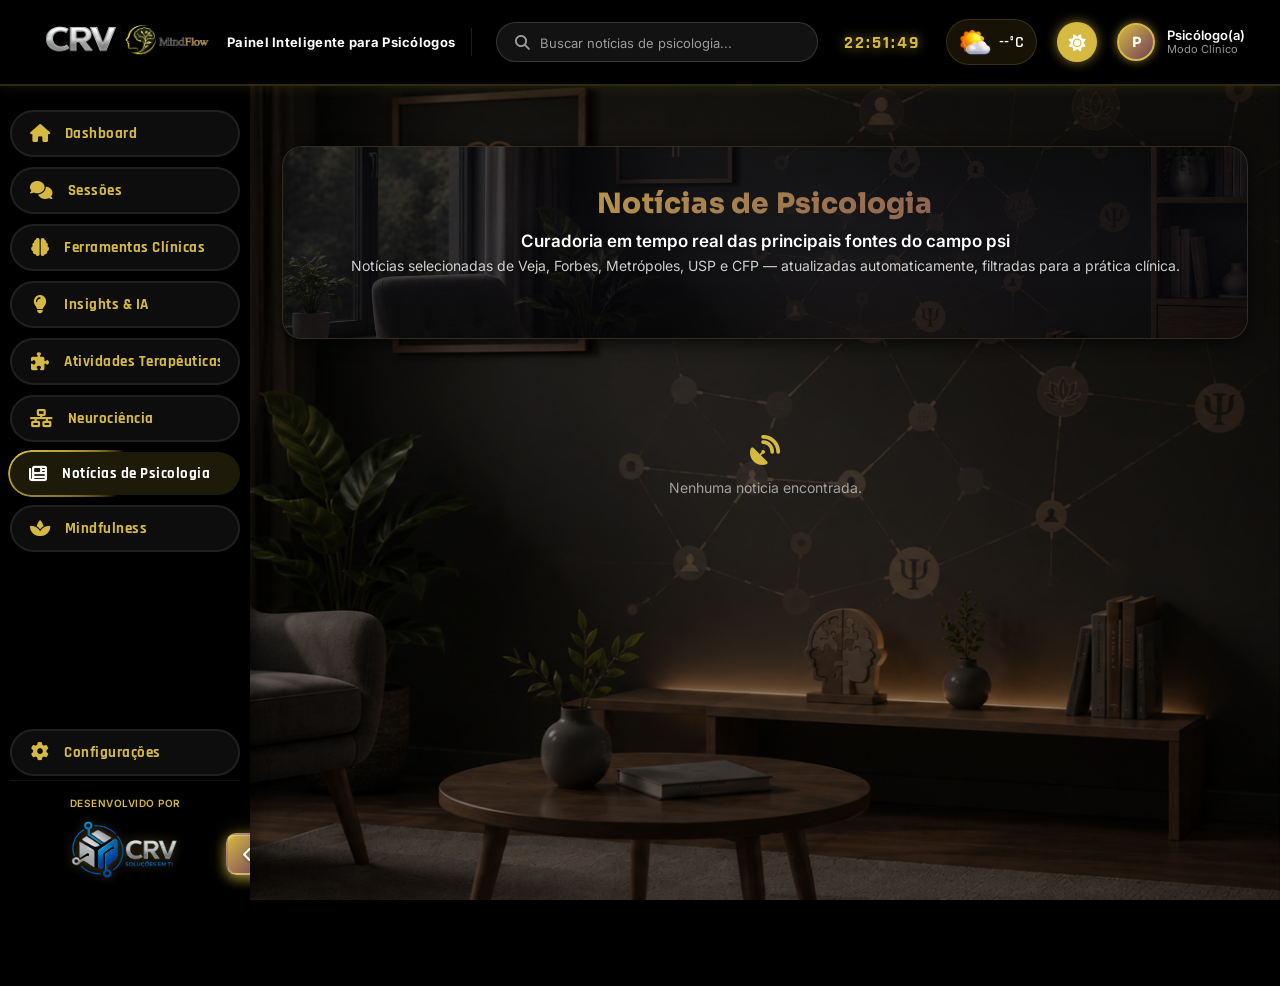
<file: artigos.html>
<!DOCTYPE html>
<html lang="pt-BR" data-theme="dark">
<head>
    <meta charset="UTF-8">
    <meta name="viewport" content="width=device-width, initial-scale=1.0">
    <title>MindFlow — Notícias de Psicologia</title>

    <link rel="icon" href="static/imagens/favicon.ico" type="image/x-icon">
    <link rel="preconnect" href="https://fonts.googleapis.com">
    <link rel="preconnect" href="https://fonts.gstatic.com" crossorigin>
    <link href="https://fonts.googleapis.com/css2?family=Sora:wght@300;400;500;600;700;800&family=Rajdhani:wght@400;500;600;700&family=Inter:wght@300;400;500;600;700&display=swap" rel="stylesheet">
    <link rel="stylesheet" href="https://cdnjs.cloudflare.com/ajax/libs/font-awesome/6.5.0/css/all.min.css">

    <link rel="stylesheet" href="static/css/main.css">
    <link rel="stylesheet" href="static/css/inicio.css">
    <link rel="stylesheet" href="static/css/artigos.css">
</head>
<body>

<header class="header">
    <div class="header-left">
        <button id="btnMenuMobile" class="menu-mobile-btn"><i class="fa-solid fa-bars"></i></button>
        <div class="logo-box">
            <img src="static/imagens/logoclaro.png" class="logo-crv logo-dark" alt="CRV">
            <div class="logo-texts">
                <span class="logo-subtitle">Painel Inteligente para Psicólogos</span>
            </div>
        </div>
    </div>
    <div class="header-center">
        <div class="search-box">
            <i class="fa-solid fa-magnifying-glass"></i>
            <input type="text" id="buscaNoticia" placeholder="Buscar notícias de psicologia...">
        </div>
    </div>
    <div class="header-right">
        <span id="relogio" class="clock-box">00:00:00</span>
        <div class="weather-box" id="weatherBox">
            <img src="static/imagens/ico_dia.png" alt="Clima" class="icone-clima-img" id="iconeClimaImg">
            <span class="weather-temp" id="temperatura">--°C</span>
        </div>
        <button id="btnTema" class="theme-toggle" aria-label="Alternar tema"><i class="fas fa-moon"></i></button>
        <div class="user-box">
            <div class="user-avatar"><span class="user-avatar-letter">P</span></div>
            <div class="user-info">
                <strong class="user-name">Psicólogo(a)</strong>
                <span class="user-role">Modo Clínico</span>
            </div>
        </div>
    </div>
</header>

<aside class="sidebar" id="sidebar">
    <div class="sidebar-fechar"><i class="fa-solid fa-xmark"></i></div>
    <div class="sidebar-top">
        <a href="dashboard.html"    class="menu-item" data-page="dashboard">    <i class="fa-solid fa-house"></i>         <span>Dashboard</span></a>
        <a href="sessoes.html"      class="menu-item" data-page="sessoes">      <i class="fa-solid fa-comments"></i>      <span>Sessões</span></a>
        <a href="ferramentas.html"  class="menu-item" data-page="ferramentas">  <i class="fa-solid fa-brain"></i>         <span>Ferramentas Clínicas</span></a>
        <a href="insights.html"     class="menu-item" data-page="insights">     <i class="fa-solid fa-lightbulb"></i>     <span>Insights & IA</span></a>
        <a href="atividades.html"   class="menu-item" data-page="atividades">   <i class="fa-solid fa-puzzle-piece"></i>  <span>Atividades Terapêuticas</span></a>
        <a href="neurociencia.html" class="menu-item" data-page="neurociencia"> <i class="fa-solid fa-network-wired"></i> <span>Neurociência</span></a>
        <a href="artigos.html"      class="menu-item active" data-page="artigos"><i class="fa-solid fa-newspaper"></i>    <span>Notícias de Psicologia</span></a>
        <a href="mindfulness.html"  class="menu-item" data-page="mindfulness">  <i class="fa-solid fa-spa"></i>           <span>Mindfulness</span></a>
    </div>
    <div class="sidebar-bottom">
        <a href="configuracoes.html" class="menu-item" data-page="configuracoes"><i class="fa-solid fa-gear"></i><span>Configurações</span></a>
        <div class="sidebar-footer">
            <span class="dev-label">Desenvolvido por</span>
            <div class="sidebar-logo">
                <a href="https://crvsolucoes.com" target="_blank" rel="noopener noreferrer">
                    <img src="static/imagens/logo2.png" alt="CRV Soluções em TI">
                </a>
            </div>
        </div>
        <button class="sidebar-toggle" id="btnMenu"><i class="fa-solid fa-angle-left"></i></button>
    </div>
</aside>

<main class="main-content" id="mainContent">
<div class="dashboard-container">

    <!-- HERO -->
    <div class="card-principal">
        <img src="static/imagens/imgfundo2.png" alt="" class="card-principal-img" id="imgCardPrincipal" loading="lazy">
        <h1 class="titulo-pagina">Notícias de Psicologia</h1>
        <p class="bemvindo-texto">Curadoria em tempo real das principais fontes do campo psi</p>
        <p class="subtexto-inicial">
            Notícias selecionadas de Veja, Forbes, Metrópoles, USP e CFP — atualizadas automaticamente, filtradas para a prática clínica.
        </p>
    </div>

    <!-- GRID DE NOTÍCIAS -->
    <div class="noticias-grid" id="noticiasGrid">
        <div class="noticias-loading">
            <i class="fa-solid fa-circle-notch fa-spin"></i>
            <span>Buscando notícias de psicologia...</span>
        </div>
    </div>

</div>
</main>

<!-- MODAL -->
<div id="modal-noticia-bg">
    <div id="modal-noticia">
        <button id="fechar-modal-noticia" aria-label="Fechar">×</button>
        <div class="noticia-imagem-modal" id="modal-noticia-imagem"></div>
        <div id="modal-noticia-conteudo">
            <span class="modal-titulo" id="modal-noticia-titulo"></span>
            <span class="modal-subtitulo" id="modal-noticia-fonte"></span>
            <div class="modal-materia" id="modal-noticia-texto"></div>
        </div>
        <div id="modal-noticia-footer"></div>
    </div>
</div>

<script src="static/js/main.js"></script>
<script src="static/js/artigos.js"></script>
<script>
(function() {
    const img  = document.getElementById("imgCardPrincipal");
    const tema = document.documentElement.getAttribute("data-theme");
    if (img) img.src = tema === "dark" ? "static/imagens/imgfundo2.png" : "static/imagens/imgfundo1.png";
})();
</script>
</body>
</html>
</file>
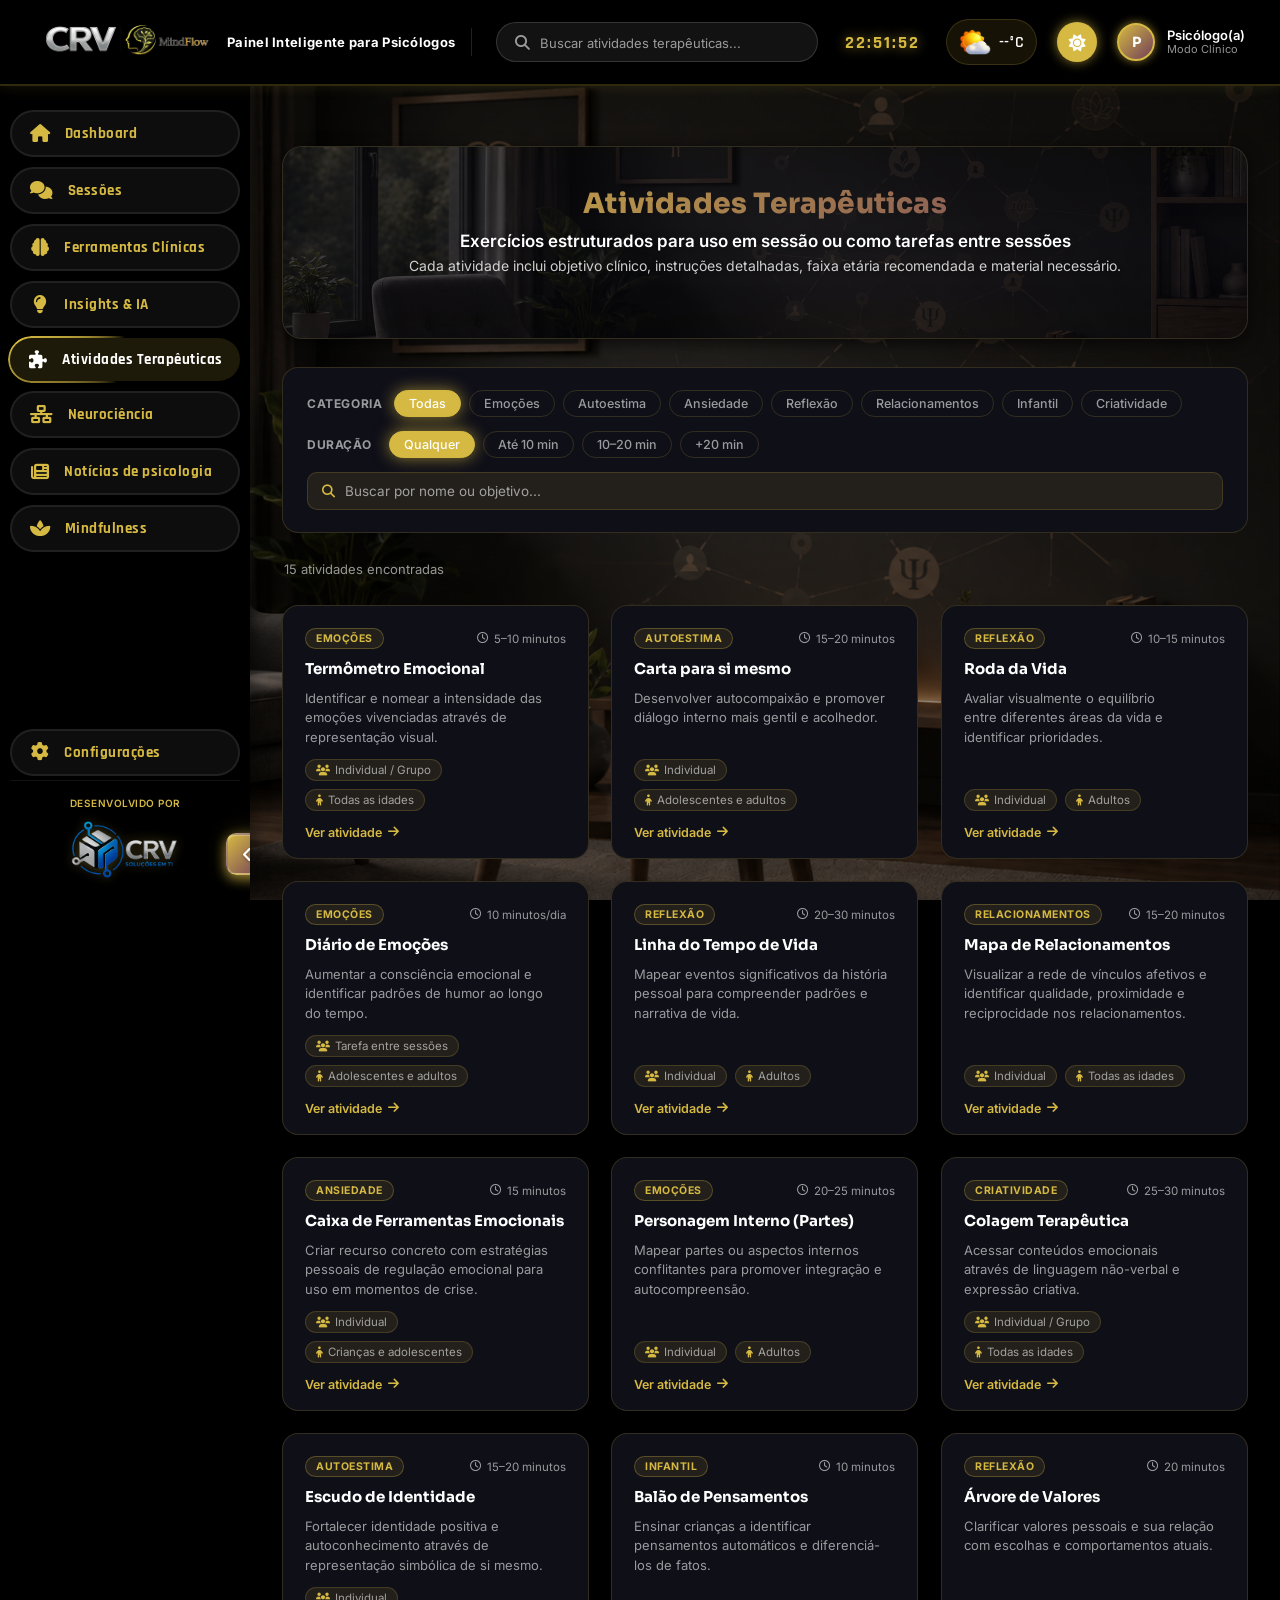
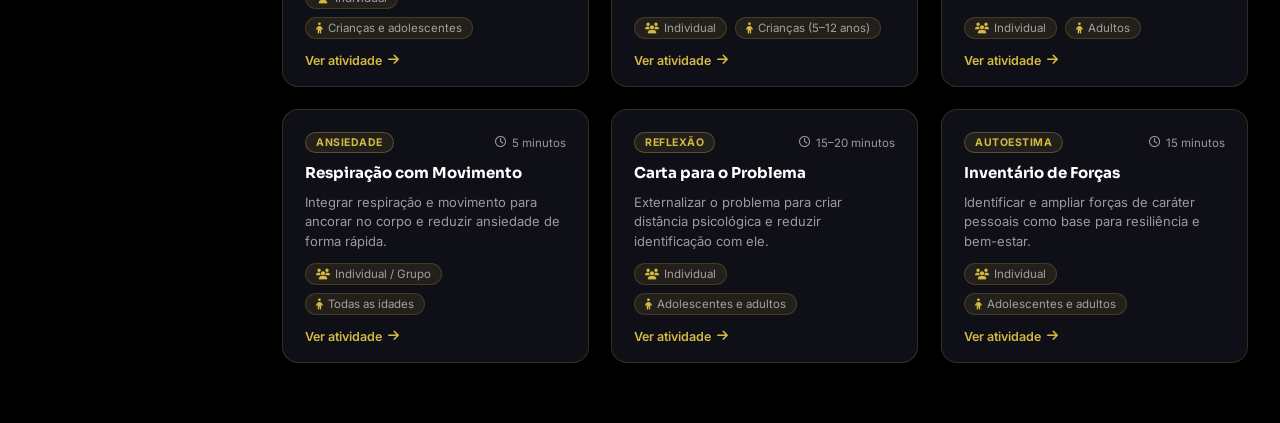
<file: atividades.html>
<!DOCTYPE html>
<html lang="pt-BR" data-theme="dark">
<head>
    <meta charset="UTF-8">
    <meta name="viewport" content="width=device-width, initial-scale=1.0">
    <title>MindFlow — Atividades Terapêuticas</title>

    <link rel="icon" href="static/imagens/favicon.ico" type="image/x-icon">

    <link rel="preconnect" href="https://fonts.googleapis.com">
    <link rel="preconnect" href="https://fonts.gstatic.com" crossorigin>
    <link href="https://fonts.googleapis.com/css2?family=Sora:wght@300;400;500;600;700;800&family=Rajdhani:wght@400;500;600;700&family=Inter:wght@300;400;500;600;700&display=swap" rel="stylesheet">
    <link rel="stylesheet" href="https://cdnjs.cloudflare.com/ajax/libs/font-awesome/6.5.0/css/all.min.css">

    <link rel="stylesheet" href="static/css/main.css">
    <link rel="stylesheet" href="static/css/inicio.css">
    <link rel="stylesheet" href="static/css/ferramentas.css">
    <link rel="stylesheet" href="static/css/atividades.css">
</head>
<body>

<header class="header">
    <div class="header-left">
        <button id="btnMenuMobile" class="menu-mobile-btn"><i class="fa-solid fa-bars"></i></button>
        <div class="logo-box">
            <img src="static/imagens/logoclaro.png" class="logo-crv logo-dark" alt="CRV">
            <div class="logo-texts">
                <span class="logo-subtitle">Painel Inteligente para Psicólogos</span>
            </div>
        </div>
    </div>
    <div class="header-center">
        <div class="search-box">
            <i class="fa-solid fa-magnifying-glass"></i>
            <input type="text" id="searchInput" placeholder="Buscar atividades terapêuticas...">
        </div>
    </div>
    <div class="header-right">
        <span id="relogio" class="clock-box">00:00:00</span>
        <div class="weather-box" id="weatherBox">
            <img src="static/imagens/ico_dia.png" alt="Clima" class="icone-clima-img" id="iconeClimaImg">
            <span class="weather-temp" id="temperatura">--°C</span>
        </div>
        <button id="btnTema" class="theme-toggle" aria-label="Alternar tema"><i class="fas fa-moon"></i></button>
        <div class="user-box">
            <div class="user-avatar"><span class="user-avatar-letter">P</span></div>
            <div class="user-info">
                <strong class="user-name">Psicólogo(a)</strong>
                <span class="user-role">Modo Clínico</span>
            </div>
        </div>
    </div>
</header>

<aside class="sidebar" id="sidebar">
    <div class="sidebar-fechar"><i class="fa-solid fa-xmark"></i></div>
    <div class="sidebar-top">
        <a href="dashboard.html"    class="menu-item" data-page="dashboard">   <i class="fa-solid fa-house"></i>          <span>Dashboard</span></a>
        <a href="sessoes.html"      class="menu-item" data-page="sessoes">     <i class="fa-solid fa-comments"></i>       <span>Sessões</span></a>
        <a href="ferramentas.html"  class="menu-item" data-page="ferramentas"> <i class="fa-solid fa-brain"></i>          <span>Ferramentas Clínicas</span></a>
        <a href="insights.html"     class="menu-item" data-page="insights">    <i class="fa-solid fa-lightbulb"></i>      <span>Insights & IA</span></a>
        <a href="atividades.html"   class="menu-item active" data-page="atividades"><i class="fa-solid fa-puzzle-piece"></i><span>Atividades Terapêuticas</span></a>
        <a href="neurociencia.html" class="menu-item" data-page="neurociencia"><i class="fa-solid fa-network-wired"></i>  <span>Neurociência</span></a>
        <a href="artigos.html"      class="menu-item" data-page="artigos">     <i class="fa-solid fa-newspaper"></i>      <span>Notícias de psicologia</span></a>
        <a href="mindfulness.html"  class="menu-item" data-page="mindfulness"> <i class="fa-solid fa-spa"></i>            <span>Mindfulness</span></a>
    </div>
    <div class="sidebar-bottom">
        <a href="configuracoes.html" class="menu-item" data-page="configuracoes"><i class="fa-solid fa-gear"></i><span>Configurações</span></a>
        <div class="sidebar-footer">
            <span class="dev-label">Desenvolvido por</span>
            <div class="sidebar-logo">
                <a href="https://crvsolucoesti.com" target="_blank" rel="noopener noreferrer">
                    <img src="static/imagens/logo2.png" alt="CRV Soluções em TI">
                </a>
            </div>
        </div>
        <button class="sidebar-toggle" id="btnMenu"><i class="fa-solid fa-angle-left"></i></button>
    </div>
</aside>

<main class="main-content" id="mainContent">
<div class="dashboard-container">

    <!-- HERO -->
    <div class="card-principal">
        <img src="static/imagens/imgfundo2.png" alt="" class="card-principal-img" id="imgCardPrincipal" loading="lazy">
        <h1 class="titulo-pagina">Atividades Terapêuticas</h1>
        <p class="bemvindo-texto">Exercícios estruturados para uso em sessão ou como tarefas entre sessões</p>
        <p class="subtexto-inicial">
            Cada atividade inclui objetivo clínico, instruções detalhadas, faixa etária recomendada e material necessário.
        </p>
    </div>

    <!-- FILTROS -->
    <div class="filtros-wrapper">
        <div class="filtros-grupo">
            <span class="filtros-label">Categoria</span>
            <div class="filtros-pills" id="filtroCategoria">
                <button class="pill active" data-filtro="todos">Todas</button>
                <button class="pill" data-filtro="Emoções">Emoções</button>
                <button class="pill" data-filtro="Autoestima">Autoestima</button>
                <button class="pill" data-filtro="Ansiedade">Ansiedade</button>
                <button class="pill" data-filtro="Reflexão">Reflexão</button>
                <button class="pill" data-filtro="Relacionamentos">Relacionamentos</button>
                <button class="pill" data-filtro="Infantil">Infantil</button>
                <button class="pill" data-filtro="Criatividade">Criatividade</button>
            </div>
        </div>
        <div class="filtros-grupo">
            <span class="filtros-label">Duração</span>
            <div class="filtros-pills" id="filtroDuracao">
                <button class="pill active" data-filtro="todos">Qualquer</button>
                <button class="pill" data-filtro="curta">Até 10 min</button>
                <button class="pill" data-filtro="media">10–20 min</button>
                <button class="pill" data-filtro="longa">+20 min</button>
            </div>
        </div>
        <div class="filtros-busca">
            <i class="fa-solid fa-magnifying-glass"></i>
            <input type="text" id="buscaAtividade" placeholder="Buscar por nome ou objetivo...">
        </div>
    </div>

    <div class="ferramentas-meta">
        <span id="contadorAtiv">Carregando atividades...</span>
    </div>

    <!-- GRID -->
    <div class="atividades-grid" id="atividadesGrid"></div>

    <!-- MODAL -->
    <div class="modal-ferr" id="modalAtiv">
        <div class="modal-ferr-content">
            <div class="modal-ferr-header">
                <div class="modal-ferr-topo">
                    <span class="modal-ferr-tag" id="modalAtivTag"></span>
                    <span class="modal-ferr-duracao">
                        <i class="fa-regular fa-clock"></i>
                        <span id="modalAtivDuracao"></span>
                    </span>
                </div>
                <button class="modal-ferr-close" id="modalAtivClose"><i class="fa-solid fa-xmark"></i></button>
            </div>
            <h2 class="modal-ferr-titulo" id="modalAtivTitulo"></h2>
            <p class="modal-ferr-objetivo" id="modalAtivObjetivo"></p>

            <div class="ativ-modal-badges" id="modalAtivBadges"></div>

            <div class="modal-ferr-secao">
                <h4><i class="fa-solid fa-list-ol"></i> Instruções</h4>
                <ol class="modal-ferr-passos" id="modalAtivPassos"></ol>
            </div>

            <div class="modal-ferr-secao" id="modalAtivMatSecao">
                <h4><i class="fa-solid fa-box-open"></i> Material necessário</h4>
                <p class="modal-ferr-ref" id="modalAtivMaterial"></p>
            </div>

            <div class="modal-ferr-secao">
                <h4><i class="fa-solid fa-graduation-cap"></i> Embasamento</h4>
                <p id="modalAtivEmb"></p>
            </div>

            <div class="modal-ferr-acoes">
                <button class="btn-gradient" id="modalAtivImprimir">
                    <i class="fa-solid fa-print"></i> Imprimir / PDF
                </button>
                <button class="btn-secondary" id="modalAtivFechar">Fechar</button>
            </div>
        </div>
    </div>
    <div class="modal-overlay" id="modalAtivOverlay"></div>

</div>
</main>

<script src="static/js/main.js"></script>
<script type="module" src="static/js/atividades.js"></script>
<script>
(function() {
    const img = document.getElementById("imgCardPrincipal");
    const tema = document.documentElement.getAttribute("data-theme");
    if (img) img.src = tema === "dark" ? "static/imagens/imgfundo2.png" : "static/imagens/imgfundo1.png";
})();
</script>
</body>
</html>
</file>
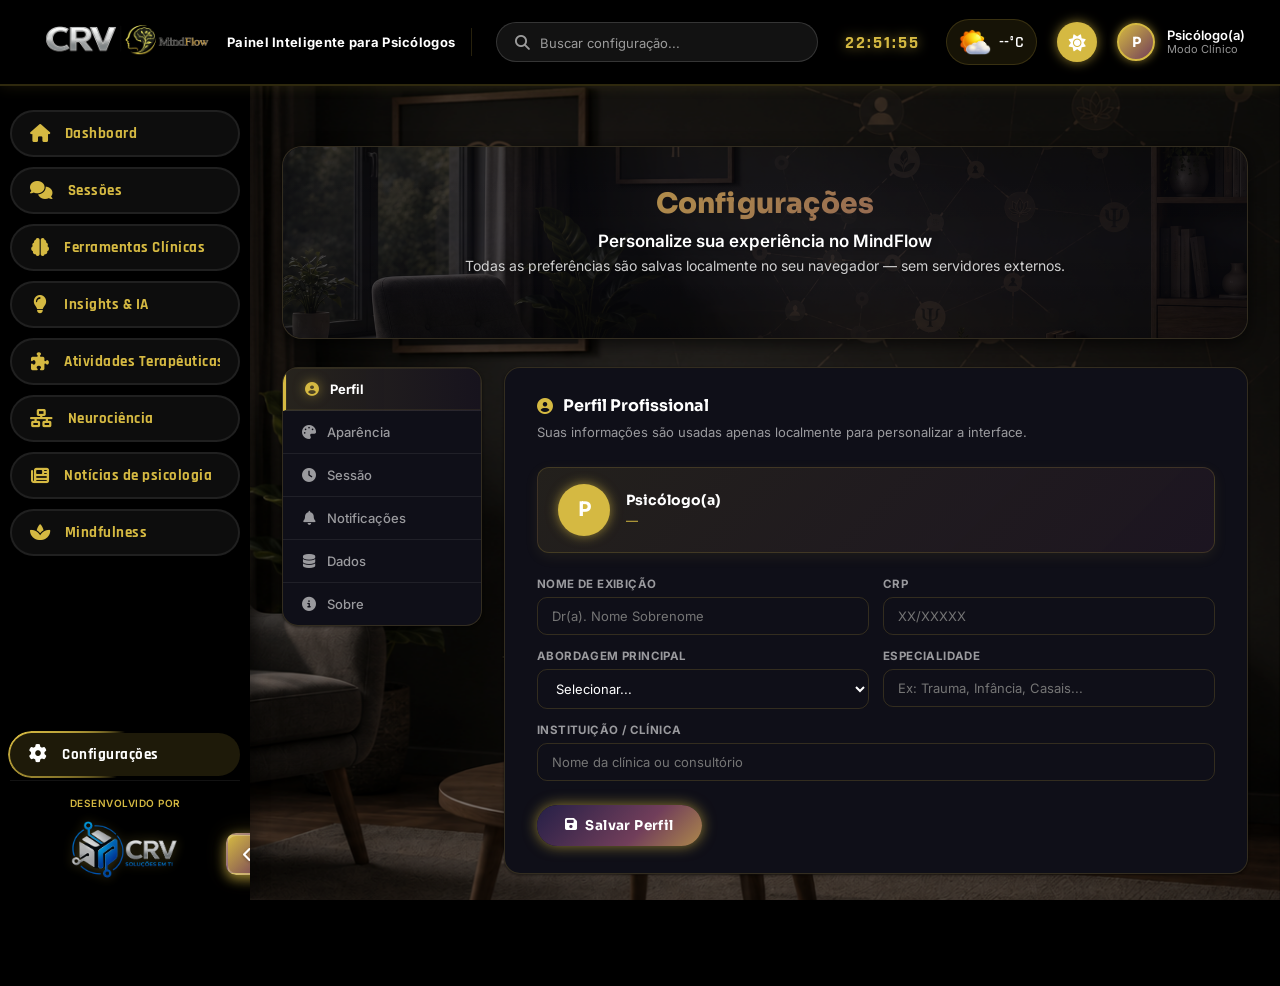
<file: configuracoes.html>
<!DOCTYPE html>
<html lang="pt-BR" data-theme="light">
<head>
    <meta charset="UTF-8">
    <meta name="viewport" content="width=device-width, initial-scale=1.0">
    <title>MindFlow — Configurações</title>

    <link rel="icon" href="static/imagens/favicon.ico" type="image/x-icon">
    <link rel="preconnect" href="https://fonts.googleapis.com">
    <link rel="preconnect" href="https://fonts.gstatic.com" crossorigin>
    <link href="https://fonts.googleapis.com/css2?family=Sora:wght@300;400;500;600;700;800&family=Rajdhani:wght@400;500;600;700&family=Inter:wght@300;400;500;600;700&display=swap" rel="stylesheet">
    <link rel="stylesheet" href="https://cdnjs.cloudflare.com/ajax/libs/font-awesome/6.5.0/css/all.min.css">

    <link rel="stylesheet" href="static/css/main.css">
    <link rel="stylesheet" href="static/css/inicio.css">
    <link rel="stylesheet" href="static/css/configuracoes.css">
</head>
<body>

<header class="header">
    <div class="header-left">
        <button id="btnMenuMobile" class="menu-mobile-btn"><i class="fa-solid fa-bars"></i></button>
        <div class="logo-box">
            <img src="static/imagens/logoclaro.png" class="logo-crv logo-dark" alt="CRV">
            <div class="logo-texts">
                <span class="logo-subtitle">Painel Inteligente para Psicólogos</span>
            </div>
        </div>
    </div>
    <div class="header-center">
        <div class="search-box">
            <i class="fa-solid fa-magnifying-glass"></i>
            <input type="text" id="searchInput" placeholder="Buscar configuração...">
        </div>
    </div>
    <div class="header-right">
        <span id="relogio" class="clock-box">00:00:00</span>
        <div class="weather-box" id="weatherBox">
            <img src="static/imagens/ico_dia.png" alt="Clima" class="icone-clima-img" id="iconeClimaImg">
            <span class="weather-temp" id="temperatura">--°C</span>
        </div>
        <button id="btnTema" class="theme-toggle" aria-label="Alternar tema"><i class="fas fa-moon"></i></button>
        <div class="user-box">
            <div class="user-avatar"><span class="user-avatar-letter" id="cfgAvatarLetra">P</span></div>
            <div class="user-info">
                <strong class="user-name" id="cfgHeaderNome">Psicólogo(a)</strong>
                <span class="user-role">Modo Clínico</span>
            </div>
        </div>
    </div>
</header>

<aside class="sidebar" id="sidebar">
    <div class="sidebar-fechar"><i class="fa-solid fa-xmark"></i></div>
    <div class="sidebar-top">
        <a href="dashboard.html"    class="menu-item" data-page="dashboard">      <i class="fa-solid fa-house"></i>         <span>Dashboard</span></a>
        <a href="sessoes.html"      class="menu-item" data-page="sessoes">        <i class="fa-solid fa-comments"></i>      <span>Sessões</span></a>
        <a href="ferramentas.html"  class="menu-item" data-page="ferramentas">    <i class="fa-solid fa-brain"></i>         <span>Ferramentas Clínicas</span></a>
        <a href="insights.html"     class="menu-item" data-page="insights">       <i class="fa-solid fa-lightbulb"></i>     <span>Insights & IA</span></a>
        <a href="atividades.html"   class="menu-item" data-page="atividades">     <i class="fa-solid fa-puzzle-piece"></i>  <span>Atividades Terapêuticas</span></a>
        <a href="neurociencia.html" class="menu-item" data-page="neurociencia">   <i class="fa-solid fa-network-wired"></i> <span>Neurociência</span></a>
        <a href="artigos.html"      class="menu-item" data-page="artigos">        <i class="fa-solid fa-newspaper"></i>     <span>Notícias de psicologia</span></a>
        <a href="mindfulness.html"  class="menu-item" data-page="mindfulness">    <i class="fa-solid fa-spa"></i>           <span>Mindfulness</span></a>
    </div>
    <div class="sidebar-bottom">
        <a href="configuracoes.html" class="menu-item active" data-page="configuracoes"><i class="fa-solid fa-gear"></i><span>Configurações</span></a>
        <div class="sidebar-footer">
            <span class="dev-label">Desenvolvido por</span>
            <div class="sidebar-logo">
                <a href="https://crvsolucoes.com" target="_blank" rel="noopener noreferrer">
                    <img src="static/imagens/logo2.png" alt="CRV Soluções em TI">
                </a>
            </div>
        </div>
        <button class="sidebar-toggle" id="btnMenu"><i class="fa-solid fa-angle-left"></i></button>
    </div>
</aside>

<main class="main-content" id="mainContent">
<div class="dashboard-container">

    <!-- HERO -->
    <div class="card-principal">
        <img src="static/imagens/imgfundo2.png" alt="" class="card-principal-img" id="imgCardPrincipal" loading="lazy">
        <h1 class="titulo-pagina">Configurações</h1>
        <p class="bemvindo-texto">Personalize sua experiência no MindFlow</p>
        <p class="subtexto-inicial">
            Todas as preferências são salvas localmente no seu navegador — sem servidores externos.
        </p>
    </div>

    <!-- GRID DE SEÇÕES -->
    <div class="cfg-layout">

        <!-- NAVEGAÇÃO LATERAL -->
        <nav class="cfg-nav">
            <button class="cfg-nav-item active" data-section="perfil">
                <i class="fa-solid fa-user-circle"></i> Perfil
            </button>
            <button class="cfg-nav-item" data-section="aparencia">
                <i class="fa-solid fa-palette"></i> Aparência
            </button>
            <button class="cfg-nav-item" data-section="sessao">
                <i class="fa-solid fa-clock"></i> Sessão
            </button>
            <button class="cfg-nav-item" data-section="notificacoes">
                <i class="fa-solid fa-bell"></i> Notificações
            </button>
            <button class="cfg-nav-item" data-section="dados">
                <i class="fa-solid fa-database"></i> Dados
            </button>
            <button class="cfg-nav-item" data-section="sobre">
                <i class="fa-solid fa-circle-info"></i> Sobre
            </button>
        </nav>

        <!-- CONTEÚDO -->
        <div class="cfg-conteudo">

            <!-- ── PERFIL ─────────────────────────── -->
            <section class="cfg-section active" id="sec-perfil">
                <h2 class="cfg-section-titulo"><i class="fa-solid fa-user-circle"></i> Perfil Profissional</h2>
                <p class="cfg-section-desc">Suas informações são usadas apenas localmente para personalizar a interface.</p>

                <div class="cfg-avatar-area">
                    <div class="cfg-avatar-circle" id="cfgAvatarPreview">P</div>
                    <div class="cfg-avatar-info">
                        <strong id="cfgAvatarNomePreview">Psicólogo(a)</strong>
                        <span id="cfgAvatarCrpPreview">—</span>
                    </div>
                </div>

                <div class="cfg-form-grid">
                    <div class="cfg-form-group">
                        <label>Nome de exibição</label>
                        <input type="text" id="cfgNome" class="cfg-input" placeholder="Dr(a). Nome Sobrenome" maxlength="60">
                    </div>
                    <div class="cfg-form-group">
                        <label>CRP</label>
                        <input type="text" id="cfgCrp" class="cfg-input" placeholder="XX/XXXXX" maxlength="20">
                    </div>
                    <div class="cfg-form-group">
                        <label>Abordagem principal</label>
                        <select id="cfgAbordagem" class="cfg-input">
                            <option value="">Selecionar...</option>
                            <option>TCC</option>
                            <option>Psicanálise</option>
                            <option>ACT</option>
                            <option>DBT</option>
                            <option>Humanista</option>
                            <option>Sistêmica</option>
                            <option>EMDR</option>
                            <option>Integrativa</option>
                            <option>Fenomenológica</option>
                        </select>
                    </div>
                    <div class="cfg-form-group">
                        <label>Especialidade</label>
                        <input type="text" id="cfgEspecialidade" class="cfg-input" placeholder="Ex: Trauma, Infância, Casais..." maxlength="60">
                    </div>
                    <div class="cfg-form-group cfg-form-full">
                        <label>Instituição / Clínica</label>
                        <input type="text" id="cfgInstituicao" class="cfg-input" placeholder="Nome da clínica ou consultório" maxlength="80">
                    </div>
                </div>

                <div class="cfg-acoes">
                    <button class="btn-gradient" id="btnSalvarPerfil">
                        <i class="fa-solid fa-floppy-disk"></i> Salvar Perfil
                    </button>
                </div>
            </section>

            <!-- ── APARÊNCIA ──────────────────────── -->
            <section class="cfg-section" id="sec-aparencia">
                <h2 class="cfg-section-titulo"><i class="fa-solid fa-palette"></i> Aparência</h2>
                <p class="cfg-section-desc">Personalize cores, tema e densidade da interface.</p>

                <!-- Tema -->
                <div class="cfg-bloco">
                    <span class="cfg-bloco-label">Tema</span>
                    <div class="cfg-tema-opcoes">
                        <button class="cfg-tema-btn" id="btnTemaDark" data-tema="dark">
                            <i class="fa-solid fa-moon"></i>
                            <span>Escuro</span>
                        </button>
                        <button class="cfg-tema-btn" id="btnTemaLight" data-tema="light">
                            <i class="fa-solid fa-sun"></i>
                            <span>Claro</span>
                        </button>
                    </div>
                </div>

                <!-- Cor de destaque -->
                <div class="cfg-bloco">
                    <span class="cfg-bloco-label">Cor de Destaque</span>
                    <div class="cfg-cores-grid" id="cfgCoresGrid">
                        <button class="cfg-cor-item active" data-cor="#D5B942" style="background:#D5B942" title="Âmbar (padrão)"></button>
                        <button class="cfg-cor-item" data-cor="#5CC88C" style="background:#5CC88C" title="Verde"></button>
                        <button class="cfg-cor-item" data-cor="#5A8CD2" style="background:#5A8CD2" title="Azul"></button>
                        <button class="cfg-cor-item" data-cor="#B97DD4" style="background:#B97DD4" title="Roxo"></button>
                        <button class="cfg-cor-item" data-cor="#E07A5F" style="background:#E07A5F" title="Terracota"></button>
                        <button class="cfg-cor-item" data-cor="#4DBFBF" style="background:#4DBFBF" title="Teal"></button>
                        <button class="cfg-cor-item" data-cor="#E8A838" style="background:#E8A838" title="Laranja"></button>
                        <button class="cfg-cor-item" data-cor="#E05C8A" style="background:#E05C8A" title="Rosa"></button>
                    </div>
                </div>

                <!-- Sidebar -->
                <div class="cfg-bloco">
                    <span class="cfg-bloco-label">Sidebar padrão</span>
                    <div class="cfg-toggle-row">
                        <span class="cfg-toggle-desc">Iniciar com sidebar expandida</span>
                        <label class="cfg-toggle-switch">
                            <input type="checkbox" id="cfgSidebarExpand" checked>
                            <span class="cfg-toggle-slider"></span>
                        </label>
                    </div>
                </div>

                <!-- Animações -->
                <div class="cfg-bloco">
                    <span class="cfg-bloco-label">Animações</span>
                    <div class="cfg-toggle-row">
                        <span class="cfg-toggle-desc">Ativar animações de entrada dos cards</span>
                        <label class="cfg-toggle-switch">
                            <input type="checkbox" id="cfgAnimacoes" checked>
                            <span class="cfg-toggle-slider"></span>
                        </label>
                    </div>
                </div>

                <div class="cfg-acoes">
                    <button class="btn-gradient" id="btnSalvarAparencia">
                        <i class="fa-solid fa-floppy-disk"></i> Salvar Aparência
                    </button>
                </div>
            </section>

            <!-- ── SESSÃO ──────────────────────────── -->
            <section class="cfg-section" id="sec-sessao">
                <h2 class="cfg-section-titulo"><i class="fa-solid fa-clock"></i> Configurações de Sessão</h2>
                <p class="cfg-section-desc">Personalize o comportamento do timer e anotações clínicas.</p>

                <div class="cfg-bloco">
                    <span class="cfg-bloco-label">Duração padrão da sessão</span>
                    <div class="cfg-range-row">
                        <input type="range" id="cfgDuracaoSessao" min="30" max="120" step="10" value="50" class="cfg-range">
                        <span class="cfg-range-valor" id="cfgDuracaoSessaoVal">50 min</span>
                    </div>
                </div>

                <div class="cfg-bloco">
                    <span class="cfg-bloco-label">Alerta de tempo restante</span>
                    <div class="cfg-range-row">
                        <input type="range" id="cfgAlertaMin" min="0" max="15" step="1" value="5" class="cfg-range">
                        <span class="cfg-range-valor" id="cfgAlertaMinVal">5 min antes</span>
                    </div>
                </div>

                <div class="cfg-bloco">
                    <span class="cfg-bloco-label">Opções do timer</span>
                    <div class="cfg-toggle-row">
                        <span class="cfg-toggle-desc">Som de alerta ao fim da sessão</span>
                        <label class="cfg-toggle-switch">
                            <input type="checkbox" id="cfgSomFim" checked>
                            <span class="cfg-toggle-slider"></span>
                        </label>
                    </div>
                    <div class="cfg-toggle-row" style="margin-top:10px">
                        <span class="cfg-toggle-desc">Confirmar antes de resetar timer</span>
                        <label class="cfg-toggle-switch">
                            <input type="checkbox" id="cfgConfirmReset" checked>
                            <span class="cfg-toggle-slider"></span>
                        </label>
                    </div>
                </div>

                <div class="cfg-bloco">
                    <span class="cfg-bloco-label">Anotações</span>
                    <div class="cfg-toggle-row">
                        <span class="cfg-toggle-desc">Mostrar contagem de caracteres</span>
                        <label class="cfg-toggle-switch">
                            <input type="checkbox" id="cfgMostrarChars" checked>
                            <span class="cfg-toggle-slider"></span>
                        </label>
                    </div>
                </div>

                <div class="cfg-acoes">
                    <button class="btn-gradient" id="btnSalvarSessao">
                        <i class="fa-solid fa-floppy-disk"></i> Salvar Configurações
                    </button>
                </div>
            </section>

            <!-- ── NOTIFICAÇÕES ───────────────────── -->
            <section class="cfg-section" id="sec-notificacoes">
                <h2 class="cfg-section-titulo"><i class="fa-solid fa-bell"></i> Notificações</h2>
                <p class="cfg-section-desc">Controle os avisos e lembretes do painel.</p>

                <div class="cfg-bloco">
                    <span class="cfg-bloco-label">Dashboard</span>
                    <div class="cfg-toggle-row">
                        <span class="cfg-toggle-desc">Exibir insight do dia ao abrir o painel</span>
                        <label class="cfg-toggle-switch">
                            <input type="checkbox" id="cfgInsightDia" checked>
                            <span class="cfg-toggle-slider"></span>
                        </label>
                    </div>
                    <div class="cfg-toggle-row" style="margin-top:10px">
                        <span class="cfg-toggle-desc">Exibir citação motivacional</span>
                        <label class="cfg-toggle-switch">
                            <input type="checkbox" id="cfgCitacao" checked>
                            <span class="cfg-toggle-slider"></span>
                        </label>
                    </div>
                </div>

                <div class="cfg-bloco">
                    <span class="cfg-bloco-label">Clima</span>
                    <div class="cfg-toggle-row">
                        <span class="cfg-toggle-desc">Exibir temperatura no cabeçalho</span>
                        <label class="cfg-toggle-switch">
                            <input type="checkbox" id="cfgClima" checked>
                            <span class="cfg-toggle-slider"></span>
                        </label>
                    </div>
                </div>

                <div class="cfg-bloco">
                    <span class="cfg-bloco-label">Mindfulness</span>
                    <div class="cfg-toggle-row">
                        <span class="cfg-toggle-desc">Lembrete de prática ao abrir o painel</span>
                        <label class="cfg-toggle-switch">
                            <input type="checkbox" id="cfgLembreteMind">
                            <span class="cfg-toggle-slider"></span>
                        </label>
                    </div>
                </div>

                <div class="cfg-acoes">
                    <button class="btn-gradient" id="btnSalvarNotif">
                        <i class="fa-solid fa-floppy-disk"></i> Salvar Notificações
                    </button>
                </div>
            </section>

            <!-- ── DADOS ──────────────────────────── -->
            <section class="cfg-section" id="sec-dados">
                <h2 class="cfg-section-titulo"><i class="fa-solid fa-database"></i> Gestão de Dados</h2>
                <p class="cfg-section-desc">Exporte, importe ou limpe os dados armazenados localmente.</p>

                <!-- Estatísticas -->
                <div class="cfg-stats-grid" id="cfgStatsGrid"></div>

                <!-- Exportar -->
                <div class="cfg-bloco">
                    <span class="cfg-bloco-label">Exportar Dados</span>
                    <p class="cfg-bloco-desc">Baixe todos os seus dados (pacientes e anotações) em formato JSON.</p>
                    <button class="btn-gradient" id="btnExportar">
                        <i class="fa-solid fa-download"></i> Exportar JSON
                    </button>
                </div>

                <!-- Importar -->
                <div class="cfg-bloco">
                    <span class="cfg-bloco-label">Importar Dados</span>
                    <p class="cfg-bloco-desc">Restaure um backup previamente exportado. Os dados atuais serão substituídos.</p>
                    <label class="btn-secondary cfg-file-label" for="cfgImportFile">
                        <i class="fa-solid fa-upload"></i> Selecionar arquivo JSON
                    </label>
                    <input type="file" id="cfgImportFile" accept=".json" style="display:none">
                </div>

                <!-- Limpar -->
                <div class="cfg-bloco cfg-bloco-danger">
                    <span class="cfg-bloco-label">Zona de Perigo</span>
                    <p class="cfg-bloco-desc">As ações abaixo são irreversíveis.</p>
                    <div class="cfg-danger-btns">
                        <button class="btn-danger-outline" id="btnLimparSessoes">
                            <i class="fa-solid fa-trash"></i> Limpar Pacientes & Anotações
                        </button>
                        <button class="btn-danger-outline" id="btnLimparTudo">
                            <i class="fa-solid fa-triangle-exclamation"></i> Restaurar Padrões de Fábrica
                        </button>
                    </div>
                </div>
            </section>

            <!-- ── SOBRE ───────────────────────────── -->
            <section class="cfg-section" id="sec-sobre">
                <h2 class="cfg-section-titulo"><i class="fa-solid fa-circle-info"></i> Sobre o MindFlow</h2>

                <div class="sobre-logo-area">
                    <img src="static/imagens/logoclaro.png" class="sobre-logo logo-dark" alt="MindFlow">
                    <div class="sobre-versao-badge">v1.0.0</div>
                </div>

                <div class="sobre-bloco">
                    <h3>O que é o MindFlow?</h3>
                    <p>MindFlow é um painel clínico inteligente desenvolvido para psicólogos que desejam integrar tecnologia, neurociência e recursos terapêuticos em uma única interface elegante e funcional.</p>
                </div>

                <div class="sobre-bloco">
                    <h3>Privacidade & Segurança</h3>
                    <p>Todos os dados clínicos são armazenados exclusivamente no <code>localStorage</code> do seu navegador. Nenhuma informação é enviada a servidores externos. O MindFlow não coleta, transmite nem armazena dados em nuvem.</p>
                </div>

                <div class="sobre-grid">
                    <div class="sobre-stat">
                        <i class="fa-solid fa-brain"></i>
                        <strong>8</strong>
                        <span>Módulos clínicos</span>
                    </div>
                    <div class="sobre-stat">
                        <i class="fa-solid fa-puzzle-piece"></i>
                        <strong>15</strong>
                        <span>Atividades terapêuticas</span>
                    </div>
                    <div class="sobre-stat">
                        <i class="fa-solid fa-lightbulb"></i>
                        <strong>18</strong>
                        <span>Insights científicos</span>
                    </div>
                    <div class="sobre-stat">
                        <i class="fa-solid fa-newspaper"></i>
                        <strong>18</strong>
                        <span>Artigos de referência</span>
                    </div>
                    <div class="sobre-stat">
                        <i class="fa-solid fa-network-wired"></i>
                        <strong>26</strong>
                        <span>Conceitos de neurociência</span>
                    </div>
                    <div class="sobre-stat">
                        <i class="fa-solid fa-spa"></i>
                        <strong>12</strong>
                        <span>Práticas de mindfulness</span>
                    </div>
                </div>

                <div class="sobre-bloco">
                    <h3>Desenvolvido por</h3>
                    <div class="sobre-dev">
                        <img src="static/imagens/logo2.png" alt="CRV Soluções em TI" class="sobre-dev-logo">
                        <div>
                            <strong>CRV Soluções em TI</strong>
                            <a href="https://crvsolucoes.com" target="_blank" rel="noopener noreferrer">crvsolucoes.com</a>
                        </div>
                    </div>
                </div>

                <div class="sobre-bloco">
                    <h3>Tecnologias utilizadas</h3>
                    <div class="sobre-techs">
                        <span class="sobre-tech-badge">HTML5</span>
                        <span class="sobre-tech-badge">CSS3</span>
                        <span class="sobre-tech-badge">JavaScript ES6+</span>
                        <span class="sobre-tech-badge">Font Awesome 6</span>
                        <span class="sobre-tech-badge">Google Fonts</span>
                        <span class="sobre-tech-badge">localStorage API</span>
                        <span class="sobre-tech-badge">Geolocation API</span>
                        <span class="sobre-tech-badge">Open-Meteo API</span>
                    </div>
                </div>
            </section>

        </div>
    </div>

    <!-- TOAST -->
    <div class="cfg-toast" id="cfgToast"></div>

</div>
</main>

<script src="static/js/main.js"></script>
<script type="module" src="static/js/configuracoes.js"></script>
<script>
(function() {
    const img = document.getElementById("imgCardPrincipal");
    const tema = document.documentElement.getAttribute("data-theme");
    if (img) img.src = tema === "dark" ? "static/imagens/imgfundo2.png" : "static/imagens/imgfundo1.png";
})();
</script>
</body>
</html>
</file>
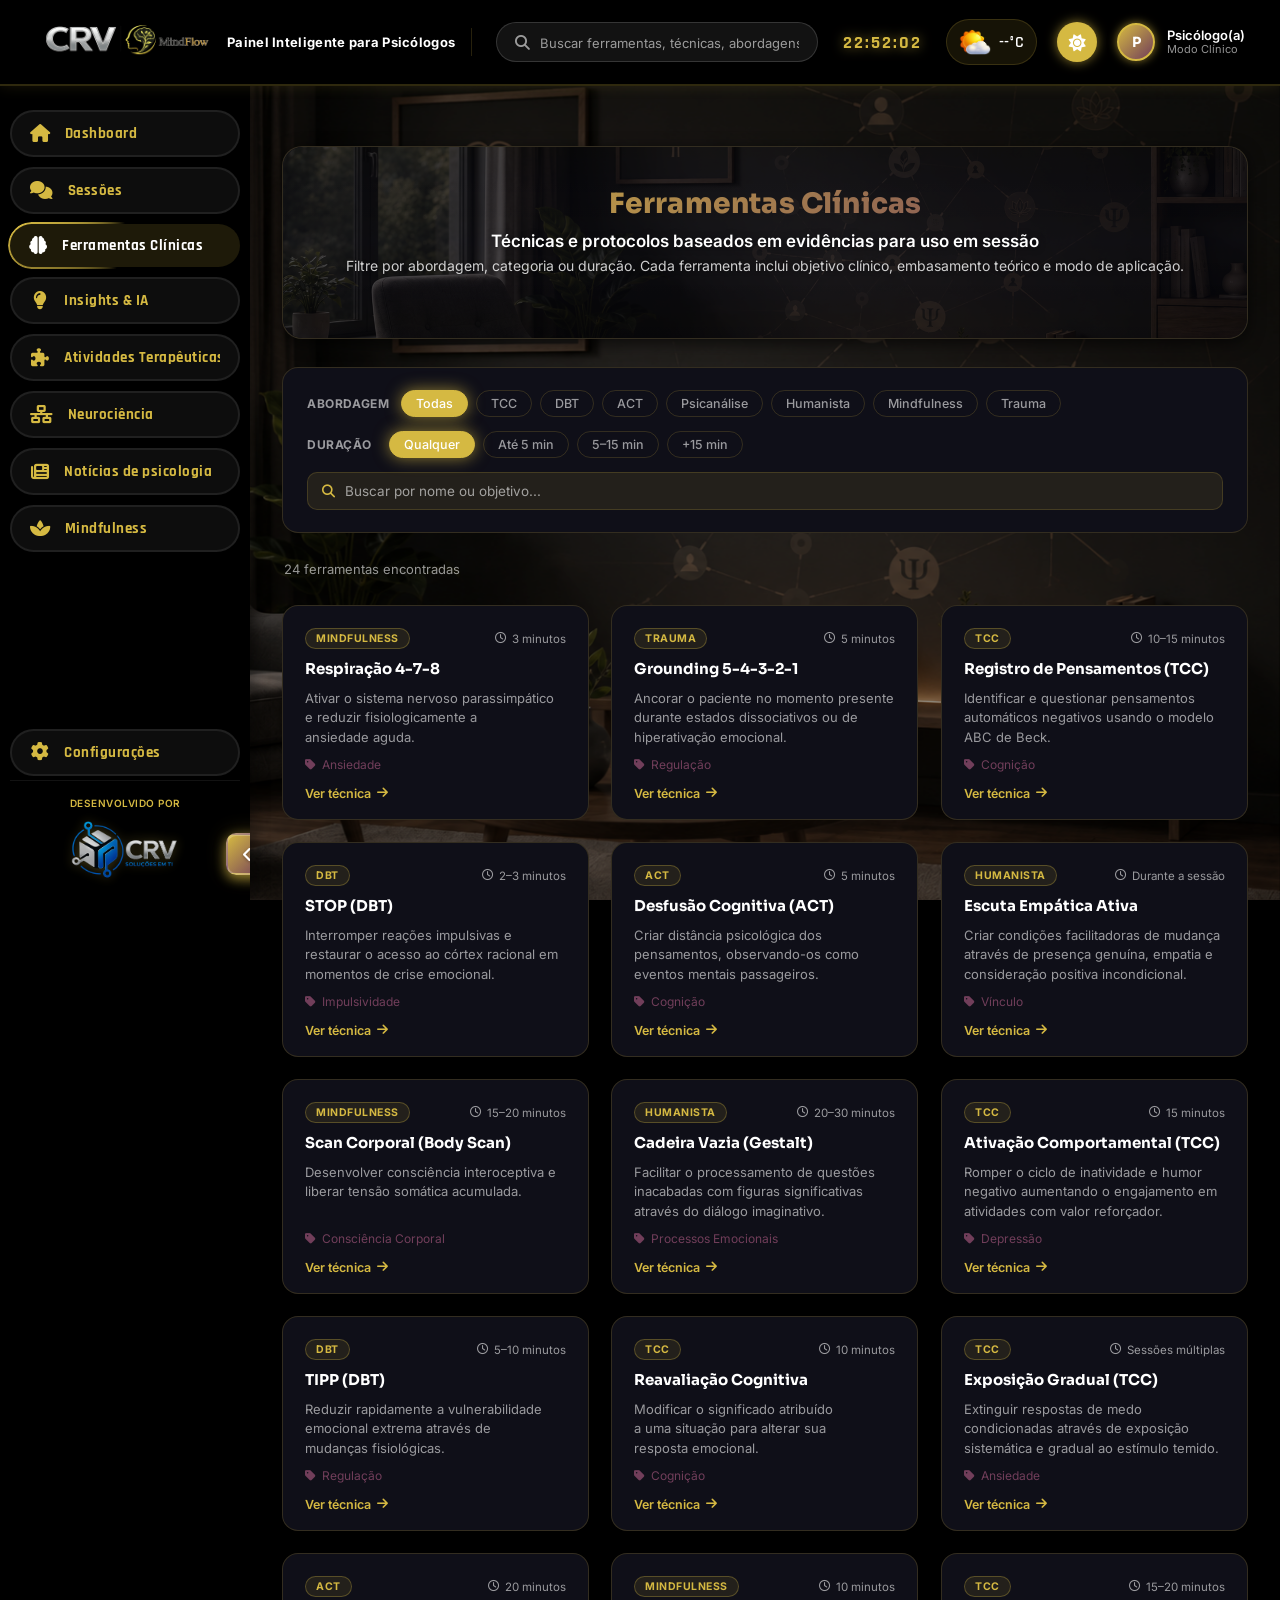
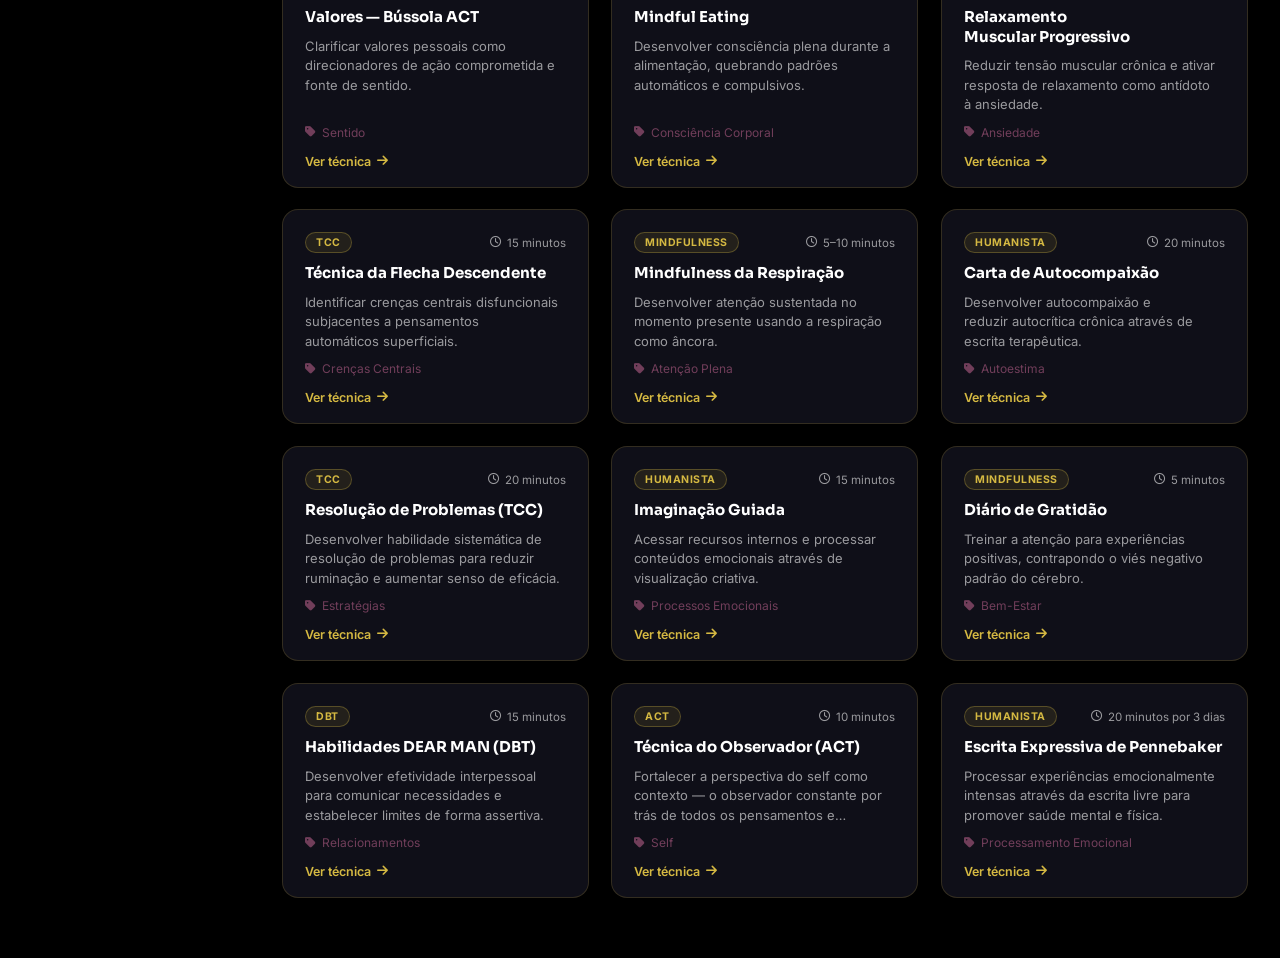
<file: ferramentas.html>
<!DOCTYPE html>
<html lang="pt-BR" data-theme="dark">
<head>
    <meta charset="UTF-8">
    <meta name="viewport" content="width=device-width, initial-scale=1.0">
    <title>MindFlow — Ferramentas Clínicas</title>

    <link rel="icon" href="static/imagens/favicon.ico" type="image/x-icon">

    <link rel="preconnect" href="https://fonts.googleapis.com">
    <link rel="preconnect" href="https://fonts.gstatic.com" crossorigin>
    <link href="https://fonts.googleapis.com/css2?family=Sora:wght@300;400;500;600;700;800&family=Rajdhani:wght@400;500;600;700&family=Inter:wght@300;400;500;600;700&display=swap" rel="stylesheet">
    <link rel="stylesheet" href="https://cdnjs.cloudflare.com/ajax/libs/font-awesome/6.5.0/css/all.min.css">

    <link rel="stylesheet" href="static/css/main.css">
    <link rel="stylesheet" href="static/css/inicio.css">
    <link rel="stylesheet" href="static/css/ferramentas.css">
</head>
<body>

<!-- ═══════════════════════════════════════
     HEADER
════════════════════════════════════════ -->
<header class="header">
    <div class="header-left">
        <button id="btnMenuMobile" class="menu-mobile-btn">
            <i class="fa-solid fa-bars"></i>
        </button>
        <div class="logo-box">
            <img src="static/imagens/logoclaro.png" class="logo-crv logo-dark" alt="CRV">
            <div class="logo-texts">
                <span class="logo-subtitle">Painel Inteligente para Psicólogos</span>
            </div>
        </div>
    </div>

    <div class="header-center">
        <div class="search-box">
            <i class="fa-solid fa-magnifying-glass"></i>
            <input type="text" id="searchInput" placeholder="Buscar ferramentas, técnicas, abordagens...">
        </div>
    </div>

    <div class="header-right">
        <span id="relogio" class="clock-box">00:00:00</span>
        <div class="weather-box" id="weatherBox">
            <img src="static/imagens/ico_dia.png" alt="Clima" class="icone-clima-img" id="iconeClimaImg">
            <span class="weather-temp" id="temperatura">--°C</span>
        </div>
        <button id="btnTema" class="theme-toggle" aria-label="Alternar tema">
            <i class="fas fa-moon"></i>
        </button>
        <div class="user-box">
            <div class="user-avatar">
                <span class="user-avatar-letter">P</span>
            </div>
            <div class="user-info">
                <strong class="user-name">Psicólogo(a)</strong>
                <span class="user-role">Modo Clínico</span>
            </div>
        </div>
    </div>
</header>

<!-- ═══════════════════════════════════════
     SIDEBAR
════════════════════════════════════════ -->
<aside class="sidebar" id="sidebar">
    <div class="sidebar-fechar"><i class="fa-solid fa-xmark"></i></div>
    <div class="sidebar-top">
        <a href="dashboard.html"   class="menu-item" data-page="dashboard">  <i class="fa-solid fa-house"></i>         <span>Dashboard</span></a>
        <a href="sessoes.html"     class="menu-item" data-page="sessoes">    <i class="fa-solid fa-comments"></i>      <span>Sessões</span></a>
        <a href="ferramentas.html" class="menu-item active" data-page="ferramentas"><i class="fa-solid fa-brain"></i>  <span>Ferramentas Clínicas</span></a>
        <a href="insights.html"    class="menu-item" data-page="insights">   <i class="fa-solid fa-lightbulb"></i>     <span>Insights & IA</span></a>
        <a href="atividades.html"  class="menu-item" data-page="atividades"> <i class="fa-solid fa-puzzle-piece"></i>  <span>Atividades Terapêuticas</span></a>
        <a href="neurociencia.html"class="menu-item" data-page="neurociencia"><i class="fa-solid fa-network-wired"></i><span>Neurociência</span></a>
        <a href="artigos.html"     class="menu-item" data-page="artigos">    <i class="fa-solid fa-newspaper"></i>     <span>Notícias de psicologia</span></a>
        <a href="mindfulness.html" class="menu-item" data-page="mindfulness"><i class="fa-solid fa-spa"></i>           <span>Mindfulness</span></a>
    </div>
    <div class="sidebar-bottom">
        <a href="configuracoes.html" class="menu-item" data-page="configuracoes"><i class="fa-solid fa-gear"></i><span>Configurações</span></a>
        <div class="sidebar-footer">
            <span class="dev-label">Desenvolvido por</span>
            <div class="sidebar-logo">
                <a href="https://crvsolucoesti.com" target="_blank" rel="noopener noreferrer">
                    <img src="static/imagens/logo2.png" alt="CRV Soluções em TI">
                </a>
            </div>
        </div>
        <button class="sidebar-toggle" id="btnMenu">
            <i class="fa-solid fa-angle-left"></i>
        </button>
    </div>
</aside>

<!-- ═══════════════════════════════════════
     CONTEÚDO PRINCIPAL
════════════════════════════════════════ -->
<main class="main-content" id="mainContent">
<div class="dashboard-container">

    <!-- ══ HERO DA PÁGINA ══════════════════════ -->
    <div class="card-principal">
        <img src="static/imagens/imgfundo2.png" alt="" class="card-principal-img" id="imgCardPrincipal" loading="lazy">
        <h1 class="titulo-pagina">Ferramentas Clínicas</h1>
        <p class="bemvindo-texto">Técnicas e protocolos baseados em evidências para uso em sessão</p>
        <p class="subtexto-inicial">
            Filtre por abordagem, categoria ou duração. Cada ferramenta inclui objetivo clínico, embasamento teórico e modo de aplicação.
        </p>
    </div>

    <!-- ══ FILTROS ══════════════════════════════ -->
    <div class="filtros-wrapper">

        <div class="filtros-grupo">
            <span class="filtros-label">Abordagem</span>
            <div class="filtros-pills" id="filtroAbordagem">
                <button class="pill active" data-filtro="todos">Todas</button>
                <button class="pill" data-filtro="TCC">TCC</button>
                <button class="pill" data-filtro="DBT">DBT</button>
                <button class="pill" data-filtro="ACT">ACT</button>
                <button class="pill" data-filtro="Psicanálise">Psicanálise</button>
                <button class="pill" data-filtro="Humanista">Humanista</button>
                <button class="pill" data-filtro="Mindfulness">Mindfulness</button>
                <button class="pill" data-filtro="Trauma">Trauma</button>
            </div>
        </div>

        <div class="filtros-grupo">
            <span class="filtros-label">Duração</span>
            <div class="filtros-pills" id="filtroDuracao">
                <button class="pill active" data-filtro="todos">Qualquer</button>
                <button class="pill" data-filtro="curta">Até 5 min</button>
                <button class="pill" data-filtro="media">5–15 min</button>
                <button class="pill" data-filtro="longa">+15 min</button>
            </div>
        </div>

        <div class="filtros-busca">
            <i class="fa-solid fa-magnifying-glass"></i>
            <input type="text" id="buscaFerramenta" placeholder="Buscar por nome ou objetivo...">
        </div>

    </div>

    <!-- ══ CONTADOR ═════════════════════════════ -->
    <div class="ferramentas-meta">
        <span id="contadorFerr">Carregando ferramentas...</span>
    </div>

    <!-- ══ GRID DE FERRAMENTAS ══════════════════ -->
    <div class="ferramentas-grid" id="ferramentasGrid"></div>

    <!-- ══ MODAL FERRAMENTA ═════════════════════ -->
    <div class="modal-ferr" id="modalFerr">
        <div class="modal-ferr-content">
            <div class="modal-ferr-header">
                <div class="modal-ferr-topo">
                    <span class="modal-ferr-tag" id="modalTag"></span>
                    <span class="modal-ferr-duracao" id="modalDuracao">
                        <i class="fa-regular fa-clock"></i> <span id="modalDuracaoTexto"></span>
                    </span>
                </div>
                <button class="modal-ferr-close" id="modalClose">
                    <i class="fa-solid fa-xmark"></i>
                </button>
            </div>
            <h2 class="modal-ferr-titulo" id="modalTitulo"></h2>
            <p class="modal-ferr-objetivo" id="modalObjetivo"></p>

            <div class="modal-ferr-secao">
                <h4><i class="fa-solid fa-book-open"></i> Embasamento</h4>
                <p id="modalEmbasamento"></p>
            </div>

            <div class="modal-ferr-secao">
                <h4><i class="fa-solid fa-list-ol"></i> Passo a Passo</h4>
                <ol class="modal-ferr-passos" id="modalPassos"></ol>
            </div>

            <div class="modal-ferr-secao" id="modalRefSecao">
                <h4><i class="fa-solid fa-graduation-cap"></i> Referência</h4>
                <p class="modal-ferr-ref" id="modalRef"></p>
            </div>

            <div class="modal-ferr-acoes">
                <button class="btn-gradient" id="modalBtnUsar">
                    <i class="fa-solid fa-play"></i> Usar em sessão
                </button>
                <button class="btn-secondary" id="modalBtnFechar">
                    Fechar
                </button>
            </div>
        </div>
    </div>
    <div class="modal-overlay" id="modalOverlay"></div>

</div>
</main>

<script src="static/js/main.js"></script>
<script type="module" src="static/js/ferramentas.js"></script>

<script>
(function() {
    const img  = document.getElementById("imgCardPrincipal");
    const tema = document.documentElement.getAttribute("data-theme");
    if (img) img.src = tema === "dark"
        ? "static/imagens/imgfundo2.png"
        : "static/imagens/imgfundo1.png";
})();
</script>

</body>
</html>
</file>
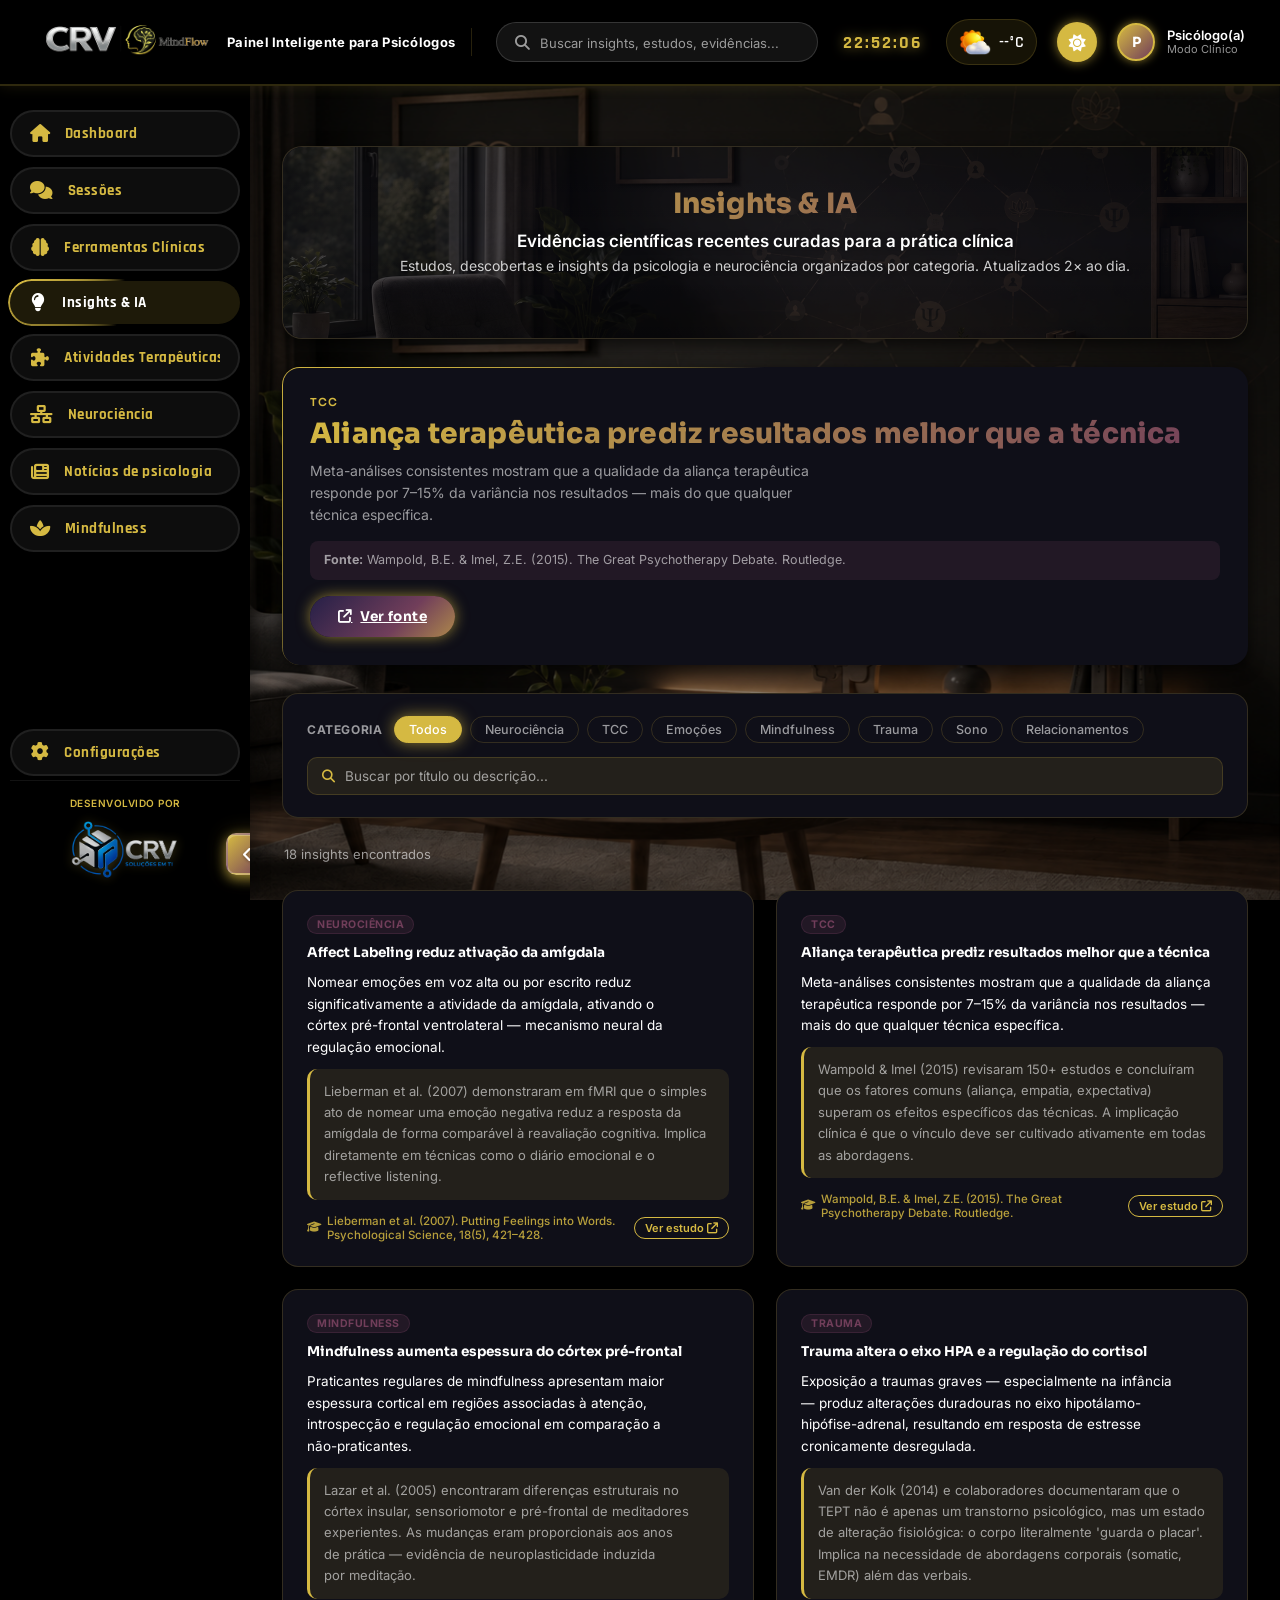
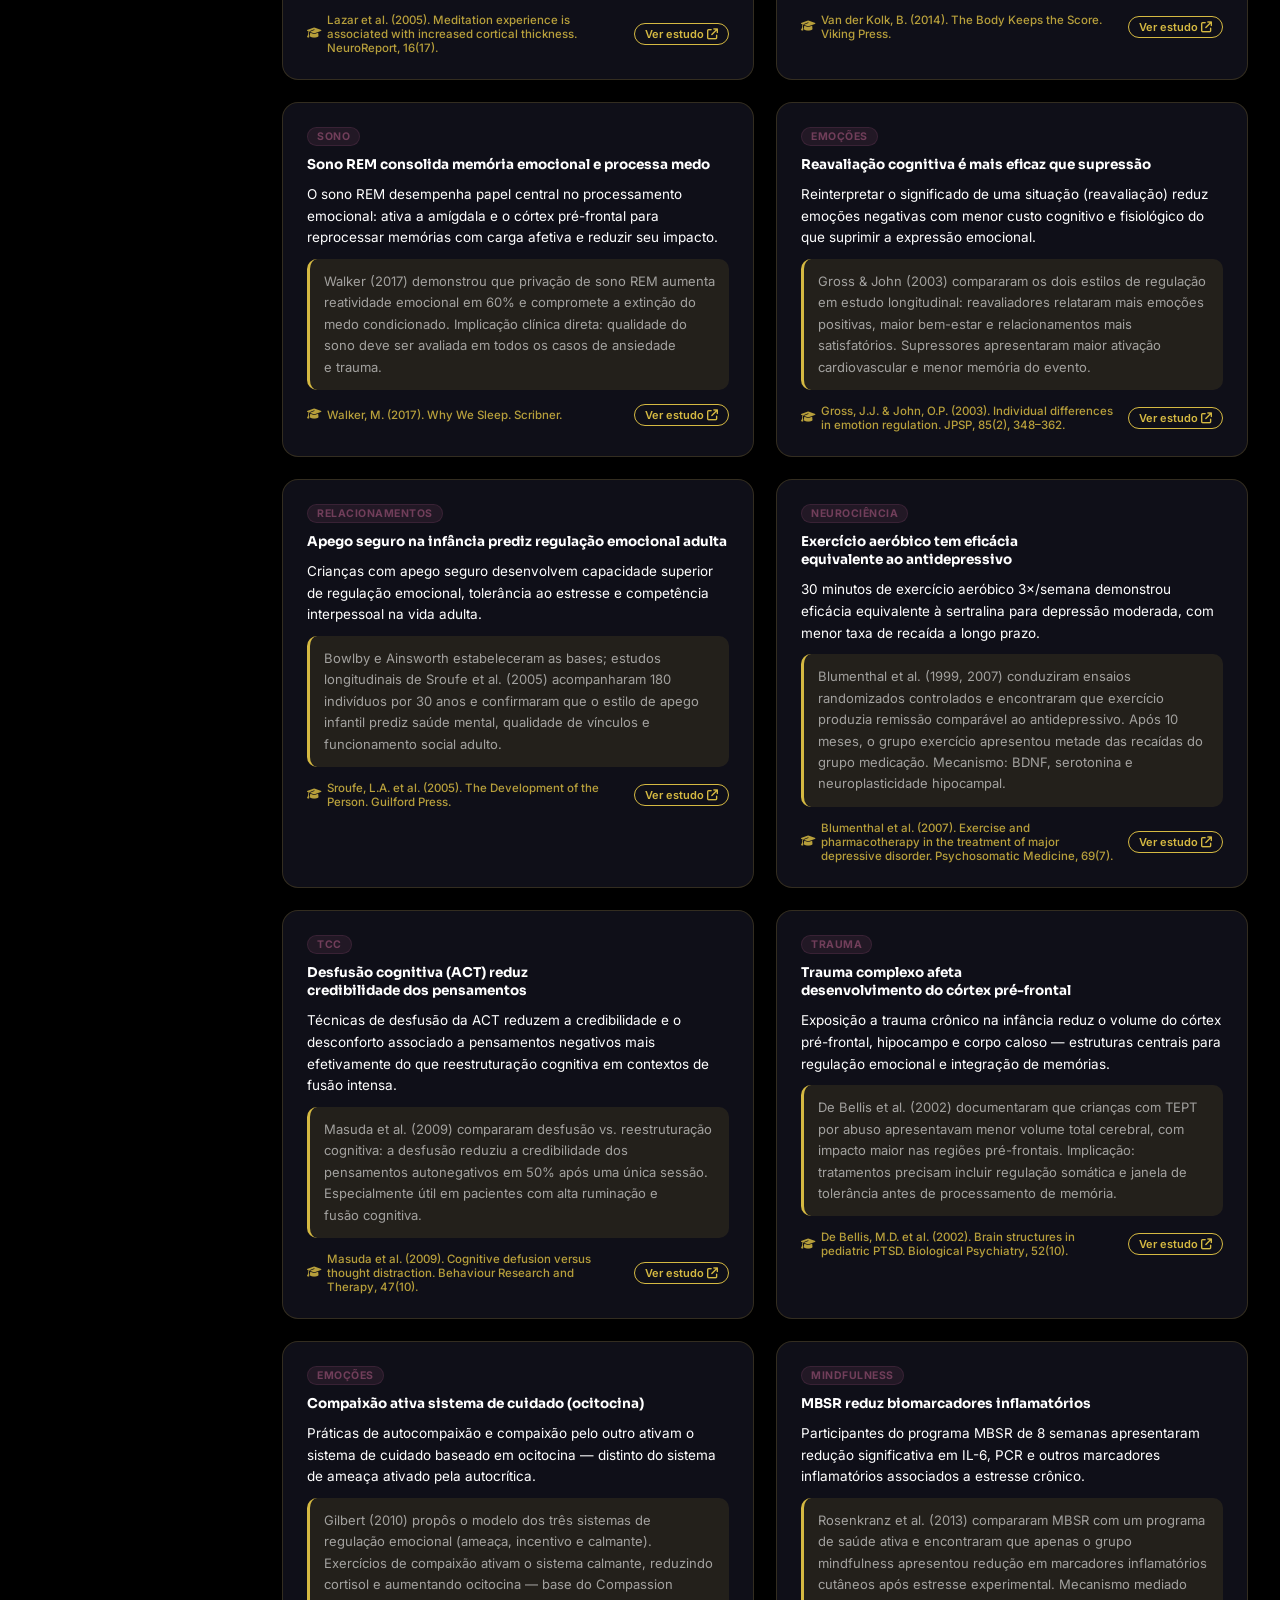
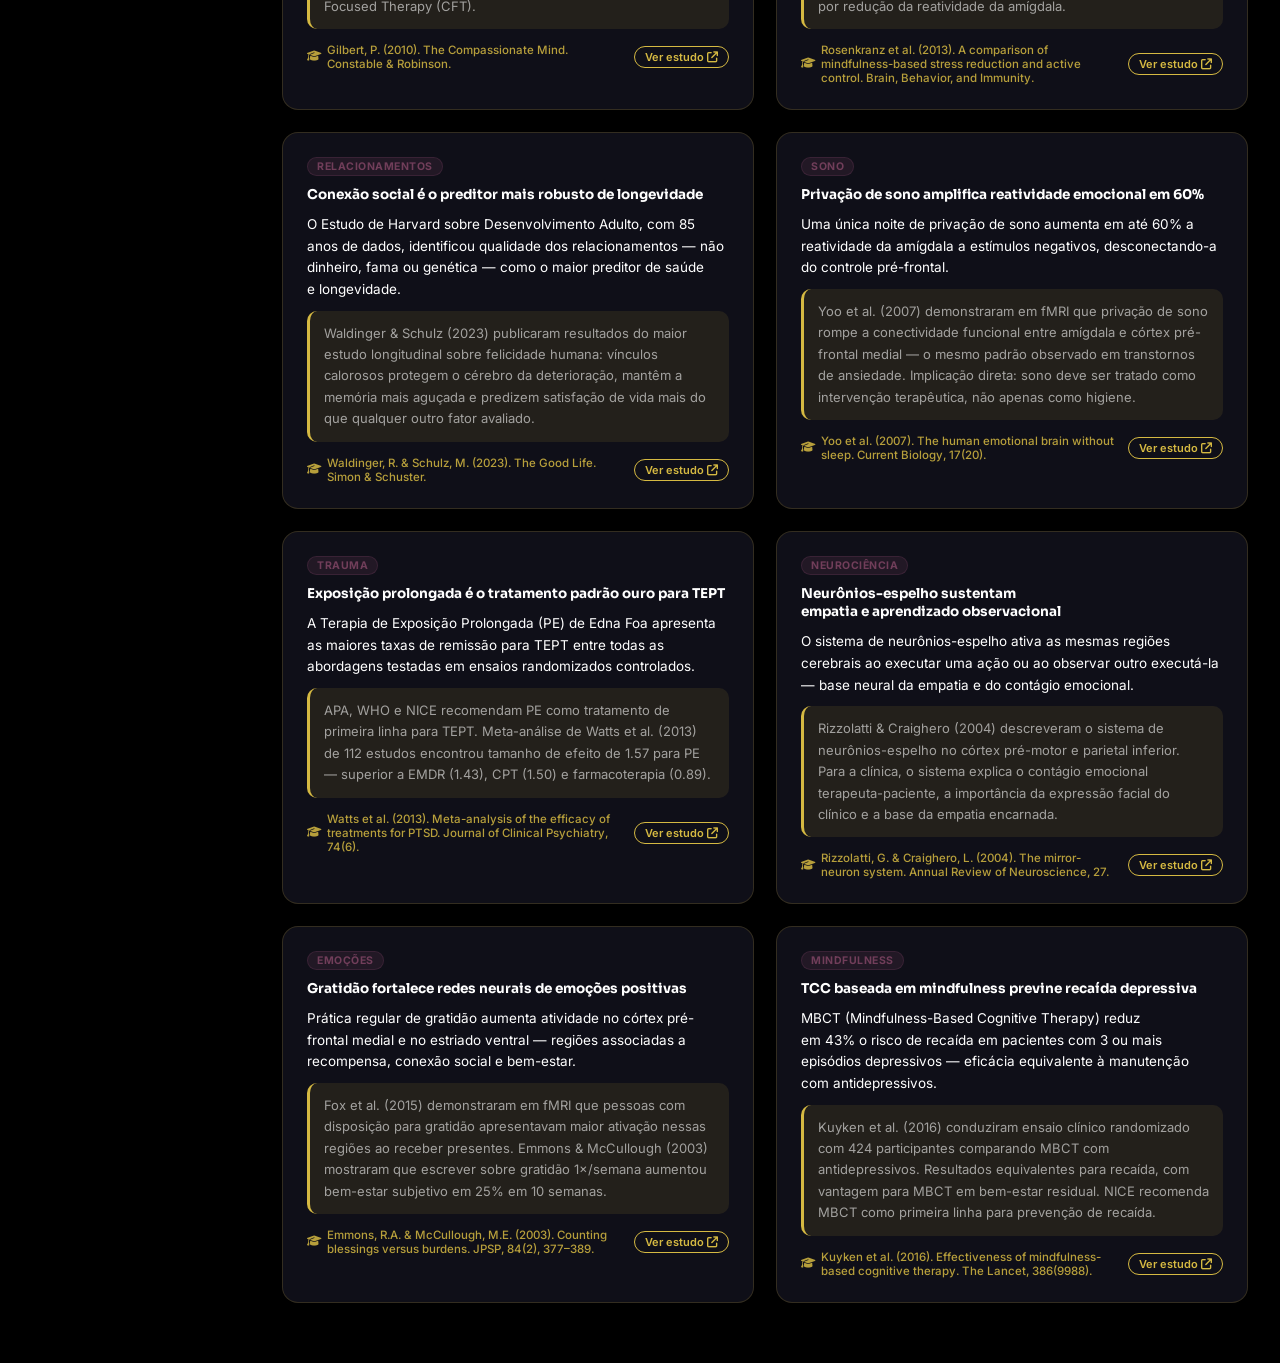
<file: insights.html>
<!DOCTYPE html>
<html lang="pt-BR" data-theme="dark">
<head>
    <meta charset="UTF-8">
    <meta name="viewport" content="width=device-width, initial-scale=1.0">
    <title>MindFlow — Insights & IA</title>

    <link rel="icon" href="static/imagens/favicon.ico" type="image/x-icon">
    <link rel="preconnect" href="https://fonts.googleapis.com">
    <link rel="preconnect" href="https://fonts.gstatic.com" crossorigin>
    <link href="https://fonts.googleapis.com/css2?family=Sora:wght@300;400;500;600;700;800&family=Rajdhani:wght@400;500;600;700&family=Inter:wght@300;400;500;600;700&display=swap" rel="stylesheet">
    <link rel="stylesheet" href="https://cdnjs.cloudflare.com/ajax/libs/font-awesome/6.5.0/css/all.min.css">

    <link rel="stylesheet" href="static/css/main.css">
    <link rel="stylesheet" href="static/css/inicio.css">
    <link rel="stylesheet" href="static/css/ferramentas.css">
    <link rel="stylesheet" href="static/css/insights.css">
</head>
<body>

<header class="header">
    <div class="header-left">
        <button id="btnMenuMobile" class="menu-mobile-btn"><i class="fa-solid fa-bars"></i></button>
        <div class="logo-box">
            <img src="static/imagens/logoclaro.png" class="logo-crv logo-dark" alt="CRV">
            <div class="logo-texts">
                <span class="logo-subtitle">Painel Inteligente para Psicólogos</span>
            </div>
        </div>
    </div>
    <div class="header-center">
        <div class="search-box">
            <i class="fa-solid fa-magnifying-glass"></i>
            <input type="text" id="searchInput" placeholder="Buscar insights, estudos, evidências...">
        </div>
    </div>
    <div class="header-right">
        <span id="relogio" class="clock-box">00:00:00</span>
        <div class="weather-box" id="weatherBox">
            <img src="static/imagens/ico_dia.png" alt="Clima" class="icone-clima-img" id="iconeClimaImg">
            <span class="weather-temp" id="temperatura">--°C</span>
        </div>
        <button id="btnTema" class="theme-toggle" aria-label="Alternar tema"><i class="fas fa-moon"></i></button>
        <div class="user-box">
            <div class="user-avatar"><span class="user-avatar-letter">P</span></div>
            <div class="user-info">
                <strong class="user-name">Psicólogo(a)</strong>
                <span class="user-role">Modo Clínico</span>
            </div>
        </div>
    </div>
</header>

<aside class="sidebar" id="sidebar">
    <div class="sidebar-fechar"><i class="fa-solid fa-xmark"></i></div>
    <div class="sidebar-top">
        <a href="dashboard.html"    class="menu-item" data-page="dashboard">    <i class="fa-solid fa-house"></i>          <span>Dashboard</span></a>
        <a href="sessoes.html"      class="menu-item" data-page="sessoes">      <i class="fa-solid fa-comments"></i>       <span>Sessões</span></a>
        <a href="ferramentas.html"  class="menu-item" data-page="ferramentas">  <i class="fa-solid fa-brain"></i>          <span>Ferramentas Clínicas</span></a>
        <a href="insights.html"     class="menu-item active" data-page="insights"><i class="fa-solid fa-lightbulb"></i>    <span>Insights & IA</span></a>
        <a href="atividades.html"   class="menu-item" data-page="atividades">   <i class="fa-solid fa-puzzle-piece"></i>   <span>Atividades Terapêuticas</span></a>
        <a href="neurociencia.html" class="menu-item" data-page="neurociencia"> <i class="fa-solid fa-network-wired"></i>  <span>Neurociência</span></a>
        <a href="artigos.html"      class="menu-item" data-page="artigos">      <i class="fa-solid fa-newspaper"></i>      <span>Notícias de psicologia</span></a>
        <a href="mindfulness.html"  class="menu-item" data-page="mindfulness">  <i class="fa-solid fa-spa"></i>            <span>Mindfulness</span></a>
    </div>
    <div class="sidebar-bottom">
        <a href="configuracoes.html" class="menu-item" data-page="configuracoes"><i class="fa-solid fa-gear"></i><span>Configurações</span></a>
        <div class="sidebar-footer">
            <span class="dev-label">Desenvolvido por</span>
            <div class="sidebar-logo">
                <a href="https://crvsolucoesti.com" target="_blank" rel="noopener noreferrer">
                    <img src="static/imagens/logo2.png" alt="CRV Soluções em TI">
                </a>
            </div>
        </div>
        <button class="sidebar-toggle" id="btnMenu"><i class="fa-solid fa-angle-left"></i></button>
    </div>
</aside>

<main class="main-content" id="mainContent">
<div class="dashboard-container">

    <!-- HERO -->
    <div class="card-principal">
        <img src="static/imagens/imgfundo2.png" alt="" class="card-principal-img" id="imgCardPrincipal" loading="lazy">
        <h1 class="titulo-pagina">Insights & IA</h1>
        <p class="bemvindo-texto">Evidências científicas recentes curadas para a prática clínica</p>
        <p class="subtexto-inicial">
            Estudos, descobertas e insights da psicologia e neurociência organizados por categoria. Atualizados 2× ao dia.
        </p>
    </div>

    <!-- DESTAQUE DO DIA -->
    <div class="card-acesso-destaque" id="insightDestaque">
        <span class="destaque-texto-upper" id="insightDestaqueTag"></span>
        <h2 class="titulo-pagina" id="insightDestaqueTitulo" style="text-align:left; margin-bottom:10px"></h2>
        <p class="destaque-texto" id="insightDestaqueDesc"></p>
        <div class="conceito-ref" id="insightDestaqueFonte" style="margin-bottom:16px"></div>
        <div class="destaque-acoes">
            <a id="insightDestaqueLink" href="#" target="_blank" rel="noopener noreferrer" class="btn-gradient">
                <i class="fa-solid fa-arrow-up-right-from-square"></i> Ver fonte
            </a>
        </div>
    </div>

    <!-- FILTROS -->
    <div class="filtros-wrapper">
        <div class="filtros-grupo">
            <span class="filtros-label">Categoria</span>
            <div class="filtros-pills" id="filtroInsight">
                <button class="pill active" data-filtro="todos">Todos</button>
                <button class="pill" data-filtro="Neurociência">Neurociência</button>
                <button class="pill" data-filtro="TCC">TCC</button>
                <button class="pill" data-filtro="Emoções">Emoções</button>
                <button class="pill" data-filtro="Mindfulness">Mindfulness</button>
                <button class="pill" data-filtro="Trauma">Trauma</button>
                <button class="pill" data-filtro="Sono">Sono</button>
                <button class="pill" data-filtro="Relacionamentos">Relacionamentos</button>
            </div>
        </div>
        <div class="filtros-busca">
            <i class="fa-solid fa-magnifying-glass"></i>
            <input type="text" id="buscaInsight" placeholder="Buscar por título ou descrição...">
        </div>
    </div>

    <div class="ferramentas-meta">
        <span id="contadorInsights">Carregando insights...</span>
    </div>

    <!-- GRID -->
    <div class="insights-grid-full" id="insightsGridFull"></div>

</div>
</main>

<script src="static/js/main.js"></script>
<script type="module" src="static/js/insights.js"></script>
<script>
(function() {
    const img = document.getElementById("imgCardPrincipal");
    const tema = document.documentElement.getAttribute("data-theme");
    if (img) img.src = tema === "dark" ? "static/imagens/imgfundo2.png" : "static/imagens/imgfundo1.png";
})();
</script>
</body>
</html>
</file>
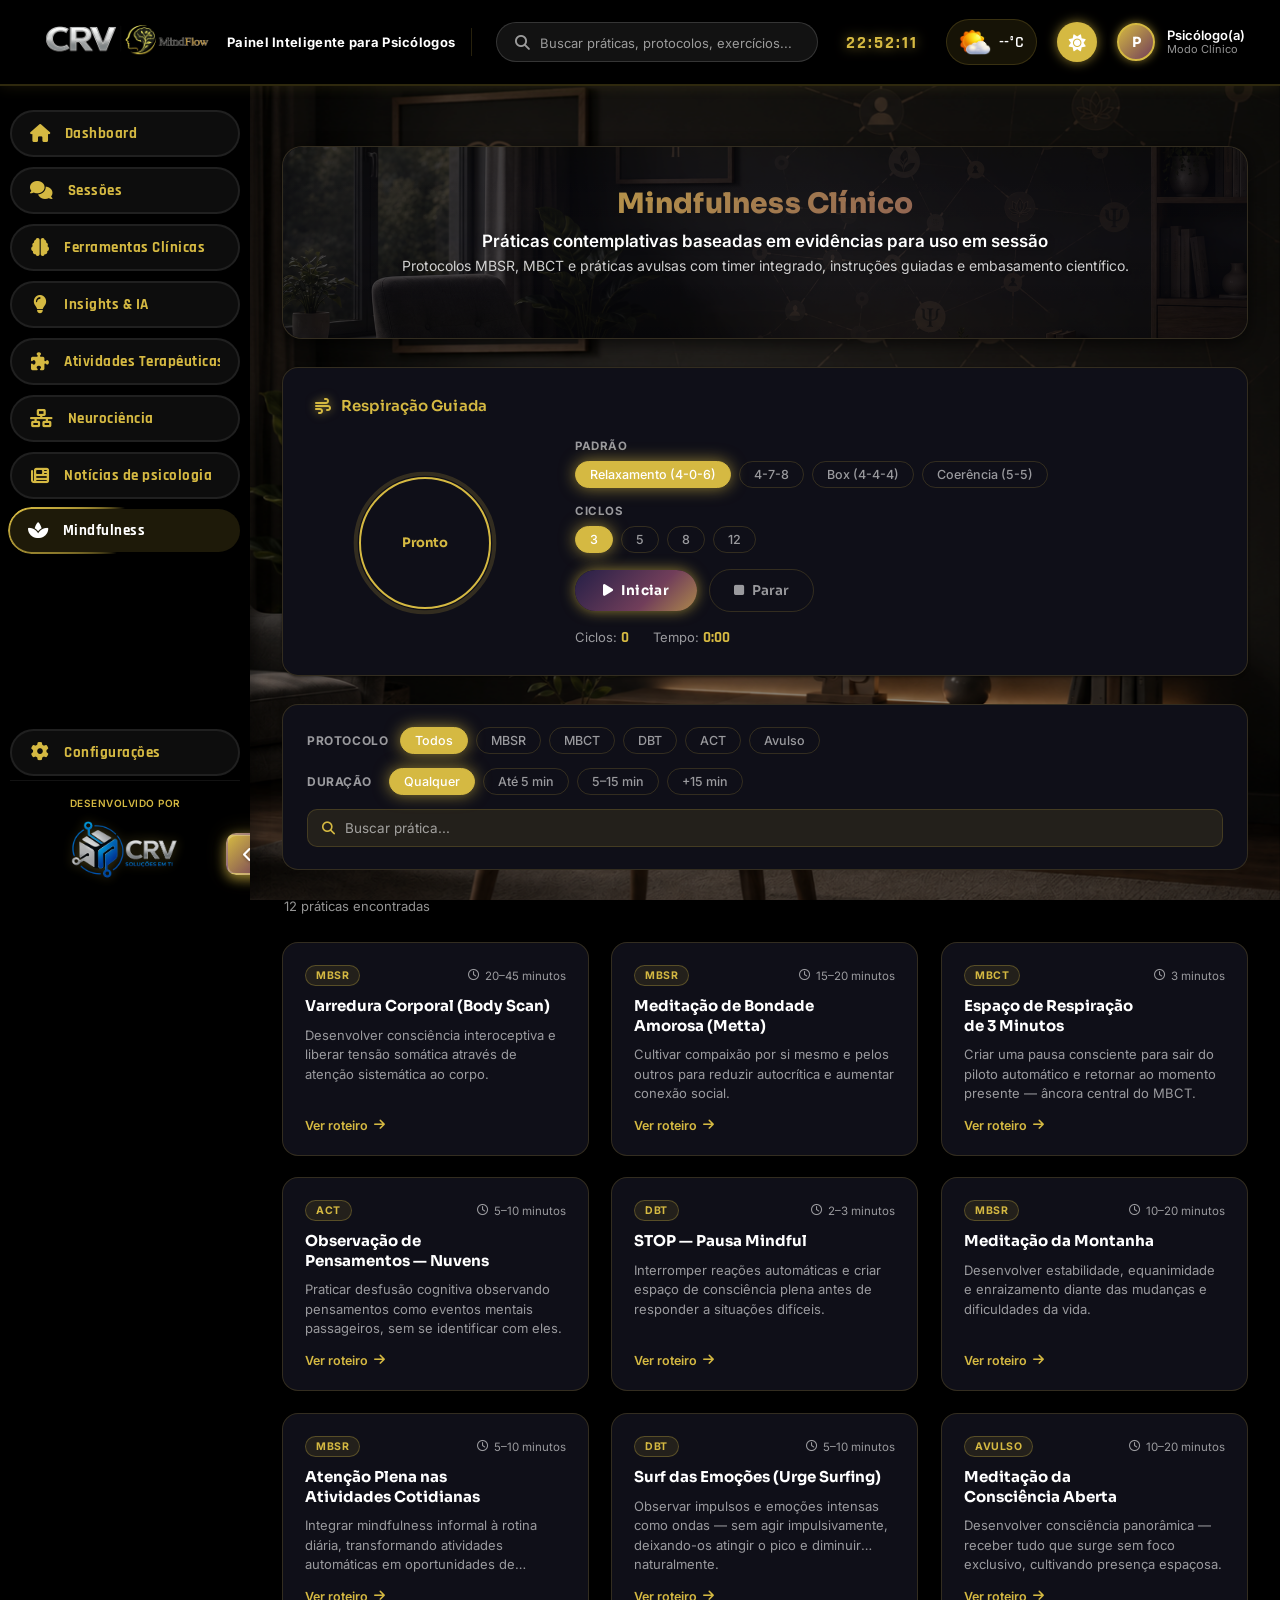
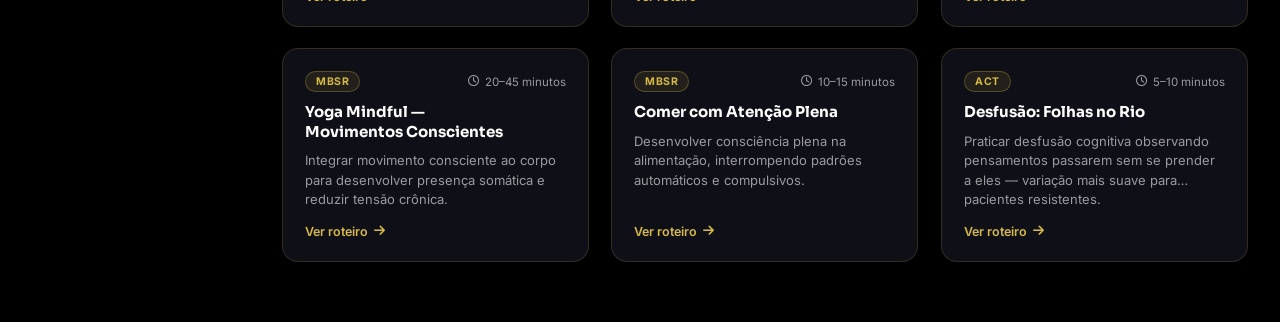
<file: mindfulness.html>
<!DOCTYPE html>
<html lang="pt-BR" data-theme="dark">
<head>
    <meta charset="UTF-8">
    <meta name="viewport" content="width=device-width, initial-scale=1.0">
    <title>MindFlow — Mindfulness</title>

    <link rel="icon" href="static/imagens/favicon.ico" type="image/x-icon">
    <link rel="preconnect" href="https://fonts.googleapis.com">
    <link rel="preconnect" href="https://fonts.gstatic.com" crossorigin>
    <link href="https://fonts.googleapis.com/css2?family=Sora:wght@300;400;500;600;700;800&family=Rajdhani:wght@400;500;600;700&family=Inter:wght@300;400;500;600;700&display=swap" rel="stylesheet">
    <link rel="stylesheet" href="https://cdnjs.cloudflare.com/ajax/libs/font-awesome/6.5.0/css/all.min.css">

    <link rel="stylesheet" href="static/css/main.css">
    <link rel="stylesheet" href="static/css/inicio.css">
    <link rel="stylesheet" href="static/css/ferramentas.css">
    <link rel="stylesheet" href="static/css/mindfulness.css">
</head>
<body>

<header class="header">
    <div class="header-left">
        <button id="btnMenuMobile" class="menu-mobile-btn"><i class="fa-solid fa-bars"></i></button>
        <div class="logo-box">
            <img src="static/imagens/logoclaro.png" class="logo-crv logo-dark" alt="CRV">
            <div class="logo-texts">
                <span class="logo-subtitle">Painel Inteligente para Psicólogos</span>
            </div>
        </div>
    </div>
    <div class="header-center">
        <div class="search-box">
            <i class="fa-solid fa-magnifying-glass"></i>
            <input type="text" id="searchInput" placeholder="Buscar práticas, protocolos, exercícios...">
        </div>
    </div>
    <div class="header-right">
        <span id="relogio" class="clock-box">00:00:00</span>
        <div class="weather-box" id="weatherBox">
            <img src="static/imagens/ico_dia.png" alt="Clima" class="icone-clima-img" id="iconeClimaImg">
            <span class="weather-temp" id="temperatura">--°C</span>
        </div>
        <button id="btnTema" class="theme-toggle" aria-label="Alternar tema"><i class="fas fa-moon"></i></button>
        <div class="user-box">
            <div class="user-avatar"><span class="user-avatar-letter">P</span></div>
            <div class="user-info">
                <strong class="user-name">Psicólogo(a)</strong>
                <span class="user-role">Modo Clínico</span>
            </div>
        </div>
    </div>
</header>

<aside class="sidebar" id="sidebar">
    <div class="sidebar-fechar"><i class="fa-solid fa-xmark"></i></div>
    <div class="sidebar-top">
        <a href="dashboard.html"    class="menu-item" data-page="dashboard">    <i class="fa-solid fa-house"></i>         <span>Dashboard</span></a>
        <a href="sessoes.html"      class="menu-item" data-page="sessoes">      <i class="fa-solid fa-comments"></i>      <span>Sessões</span></a>
        <a href="ferramentas.html"  class="menu-item" data-page="ferramentas">  <i class="fa-solid fa-brain"></i>         <span>Ferramentas Clínicas</span></a>
        <a href="insights.html"     class="menu-item" data-page="insights">     <i class="fa-solid fa-lightbulb"></i>     <span>Insights & IA</span></a>
        <a href="atividades.html"   class="menu-item" data-page="atividades">   <i class="fa-solid fa-puzzle-piece"></i>  <span>Atividades Terapêuticas</span></a>
        <a href="neurociencia.html" class="menu-item" data-page="neurociencia"> <i class="fa-solid fa-network-wired"></i> <span>Neurociência</span></a>
        <a href="artigos.html"      class="menu-item" data-page="artigos">      <i class="fa-solid fa-newspaper"></i>     <span>Notícias de psicologia</span></a>
        <a href="mindfulness.html"  class="menu-item active" data-page="mindfulness"><i class="fa-solid fa-spa"></i>      <span>Mindfulness</span></a>
    </div>
    <div class="sidebar-bottom">
        <a href="configuracoes.html" class="menu-item" data-page="configuracoes"><i class="fa-solid fa-gear"></i><span>Configurações</span></a>
        <div class="sidebar-footer">
            <span class="dev-label">Desenvolvido por</span>
            <div class="sidebar-logo">
                <a href="https://crvsolucoesti.com" target="_blank" rel="noopener noreferrer">
                    <img src="static/imagens/logo2.png" alt="CRV Soluções em TI">
                </a>
            </div>
        </div>
        <button class="sidebar-toggle" id="btnMenu"><i class="fa-solid fa-angle-left"></i></button>
    </div>
</aside>

<main class="main-content" id="mainContent">
<div class="dashboard-container">

    <!-- HERO -->
    <div class="card-principal">
        <img src="static/imagens/imgfundo2.png" alt="" class="card-principal-img" id="imgCardPrincipal" loading="lazy">
        <h1 class="titulo-pagina">Mindfulness Clínico</h1>
        <p class="bemvindo-texto">Práticas contemplativas baseadas em evidências para uso em sessão</p>
        <p class="subtexto-inicial">
            Protocolos MBSR, MBCT e práticas avulsas com timer integrado, instruções guiadas e embasamento científico.
        </p>
    </div>

    <!-- TIMER DE RESPIRAÇÃO -->
    <div class="card mind-timer-card">
        <div class="card-titulo">
            <i class="fa-solid fa-wind"></i>
            Respiração Guiada
        </div>

        <div class="mind-timer-body">

            <!-- Círculo animado -->
            <div class="breath-circle-wrapper">
                <div class="breath-circle" id="breathCircle">
                    <span class="breath-instruction" id="breathInstruction">Pronto</span>
                    <span class="breath-count" id="breathCount"></span>
                </div>
                <svg class="breath-ring" viewBox="0 0 120 120">
                    <circle class="breath-ring-track" cx="60" cy="60" r="52"/>
                    <circle class="breath-ring-fill" id="breathRingFill" cx="60" cy="60" r="52"
                        stroke-dasharray="326.7"
                        stroke-dashoffset="326.7"/>
                </svg>
            </div>

            <!-- Controles -->
            <div class="breath-controls">
                <div class="breath-pattern-select">
                    <label class="breath-label">Padrão</label>
                    <div class="filtros-pills" id="breathPatterns">
                        <button class="pill active" data-in="4" data-hold="0" data-out="6">Relaxamento (4-0-6)</button>
                        <button class="pill" data-in="4" data-hold="7" data-out="8">4-7-8</button>
                        <button class="pill" data-in="4" data-hold="4" data-out="4">Box (4-4-4)</button>
                        <button class="pill" data-in="5" data-hold="0" data-out="5">Coerência (5-5)</button>
                    </div>
                </div>

                <div class="breath-ciclos">
                    <label class="breath-label">Ciclos</label>
                    <div class="filtros-pills">
                        <button class="pill active" data-ciclos="3">3</button>
                        <button class="pill" data-ciclos="5">5</button>
                        <button class="pill" data-ciclos="8">8</button>
                        <button class="pill" data-ciclos="12">12</button>
                    </div>
                </div>

                <div class="breath-btn-row">
                    <button class="btn-gradient" id="btnBreathStart">
                        <i class="fa-solid fa-play"></i> Iniciar
                    </button>
                    <button class="btn-secondary" id="btnBreathStop" disabled>
                        <i class="fa-solid fa-stop"></i> Parar
                    </button>
                </div>

                <div class="breath-stats">
                    <span>Ciclos: <strong id="breathCiclosFeitos">0</strong></span>
                    <span>Tempo: <strong id="breathTempo">0:00</strong></span>
                </div>
            </div>
        </div>
    </div>

    <!-- FILTROS -->
    <div class="filtros-wrapper">
        <div class="filtros-grupo">
            <span class="filtros-label">Protocolo</span>
            <div class="filtros-pills" id="filtroProtocolo">
                <button class="pill active" data-filtro="todos">Todos</button>
                <button class="pill" data-filtro="MBSR">MBSR</button>
                <button class="pill" data-filtro="MBCT">MBCT</button>
                <button class="pill" data-filtro="DBT">DBT</button>
                <button class="pill" data-filtro="ACT">ACT</button>
                <button class="pill" data-filtro="Avulso">Avulso</button>
            </div>
        </div>
        <div class="filtros-grupo">
            <span class="filtros-label">Duração</span>
            <div class="filtros-pills" id="filtroDurMind">
                <button class="pill active" data-filtro="todos">Qualquer</button>
                <button class="pill" data-filtro="curta">Até 5 min</button>
                <button class="pill" data-filtro="media">5–15 min</button>
                <button class="pill" data-filtro="longa">+15 min</button>
            </div>
        </div>
        <div class="filtros-busca">
            <i class="fa-solid fa-magnifying-glass"></i>
            <input type="text" id="buscaMind" placeholder="Buscar prática...">
        </div>
    </div>

    <div class="ferramentas-meta">
        <span id="contadorMind">Carregando práticas...</span>
    </div>

    <!-- GRID DE PRÁTICAS -->
    <div class="mind-grid" id="mindGrid"></div>

    <!-- MODAL PRÁTICA -->
    <div class="modal-ferr" id="modalMind">
        <div class="modal-ferr-content">
            <div class="modal-ferr-header">
                <div class="modal-ferr-topo">
                    <span class="modal-ferr-tag"  id="modalMindTag"></span>
                    <span class="modal-ferr-duracao">
                        <i class="fa-regular fa-clock"></i>
                        <span id="modalMindDuracao"></span>
                    </span>
                </div>
                <button class="modal-ferr-close" id="modalMindClose"><i class="fa-solid fa-xmark"></i></button>
            </div>
            <h2 class="modal-ferr-titulo" id="modalMindTitulo"></h2>
            <p class="modal-ferr-objetivo" id="modalMindObjetivo"></p>

            <div class="modal-ferr-secao">
                <h4><i class="fa-solid fa-list-ol"></i> Roteiro Guiado</h4>
                <ol class="modal-ferr-passos" id="modalMindPassos"></ol>
            </div>
            <div class="modal-ferr-secao">
                <h4><i class="fa-solid fa-graduation-cap"></i> Embasamento</h4>
                <p id="modalMindEmb"></p>
            </div>
            <div class="modal-ferr-secao">
                <h4><i class="fa-solid fa-book-open"></i> Referência</h4>
                <p class="modal-ferr-ref" id="modalMindRef"></p>
            </div>
            <div class="modal-ferr-acoes">
                <button class="btn-gradient" id="modalMindTimer">
                    <i class="fa-solid fa-stopwatch"></i> Usar timer
                </button>
                <button class="btn-secondary" id="modalMindFechar">Fechar</button>
            </div>
        </div>
    </div>
    <div class="modal-overlay" id="modalMindOverlay"></div>

</div>
</main>

<script src="static/js/main.js"></script>
<script type="module" src="static/js/mindfulness.js"></script>
<script>
(function() {
    const img = document.getElementById("imgCardPrincipal");
    const tema = document.documentElement.getAttribute("data-theme");
    if (img) img.src = tema === "dark" ? "static/imagens/imgfundo2.png" : "static/imagens/imgfundo1.png";
})();
</script>
</body>
</html>
</file>
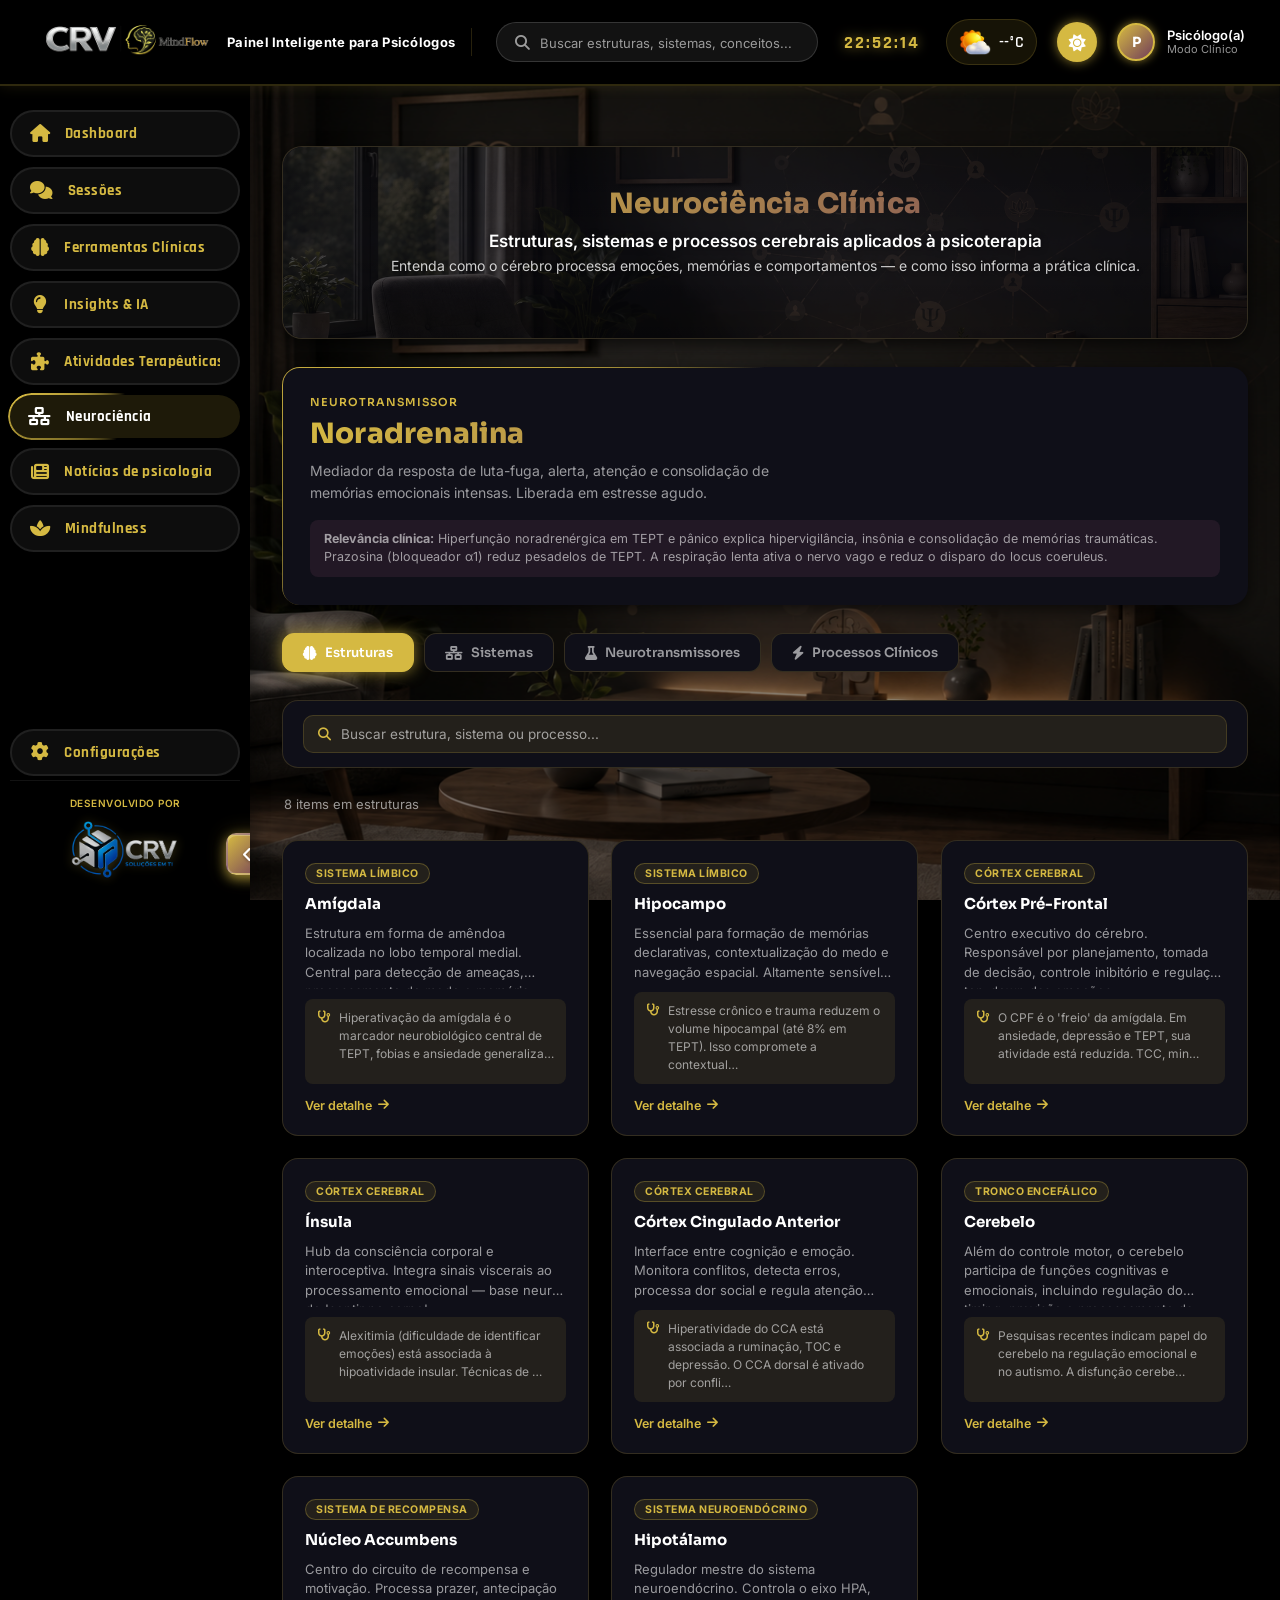
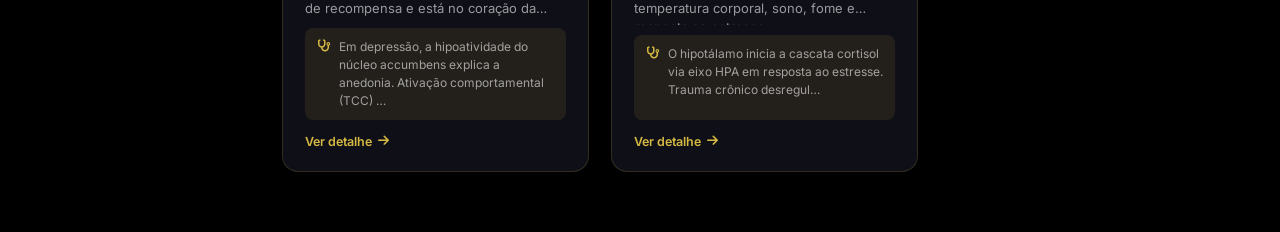
<file: neurociencia.html>
<!DOCTYPE html>
<html lang="pt-BR" data-theme="dark">
<head>
    <meta charset="UTF-8">
    <meta name="viewport" content="width=device-width, initial-scale=1.0">
    <title>MindFlow — Neurociência</title>

    <link rel="icon" href="static/imagens/favicon.ico" type="image/x-icon">
    <link rel="preconnect" href="https://fonts.googleapis.com">
    <link rel="preconnect" href="https://fonts.gstatic.com" crossorigin>
    <link href="https://fonts.googleapis.com/css2?family=Sora:wght@300;400;500;600;700;800&family=Rajdhani:wght@400;500;600;700&family=Inter:wght@300;400;500;600;700&display=swap" rel="stylesheet">
    <link rel="stylesheet" href="https://cdnjs.cloudflare.com/ajax/libs/font-awesome/6.5.0/css/all.min.css">

    <link rel="stylesheet" href="static/css/main.css">
    <link rel="stylesheet" href="static/css/inicio.css">
    <link rel="stylesheet" href="static/css/ferramentas.css">
    <link rel="stylesheet" href="static/css/neurociencia.css">
</head>
<body>

<header class="header">
    <div class="header-left">
        <button id="btnMenuMobile" class="menu-mobile-btn"><i class="fa-solid fa-bars"></i></button>
        <div class="logo-box">
            <img src="static/imagens/logoclaro.png" class="logo-crv logo-dark" alt="CRV">
            <div class="logo-texts">
                <span class="logo-subtitle">Painel Inteligente para Psicólogos</span>
            </div>
        </div>
    </div>
    <div class="header-center">
        <div class="search-box">
            <i class="fa-solid fa-magnifying-glass"></i>
            <input type="text" id="searchInput" placeholder="Buscar estruturas, sistemas, conceitos...">
        </div>
    </div>
    <div class="header-right">
        <span id="relogio" class="clock-box">00:00:00</span>
        <div class="weather-box" id="weatherBox">
            <img src="static/imagens/ico_dia.png" alt="Clima" class="icone-clima-img" id="iconeClimaImg">
            <span class="weather-temp" id="temperatura">--°C</span>
        </div>
        <button id="btnTema" class="theme-toggle" aria-label="Alternar tema"><i class="fas fa-moon"></i></button>
        <div class="user-box">
            <div class="user-avatar"><span class="user-avatar-letter">P</span></div>
            <div class="user-info">
                <strong class="user-name">Psicólogo(a)</strong>
                <span class="user-role">Modo Clínico</span>
            </div>
        </div>
    </div>
</header>

<aside class="sidebar" id="sidebar">
    <div class="sidebar-fechar"><i class="fa-solid fa-xmark"></i></div>
    <div class="sidebar-top">
        <a href="dashboard.html"    class="menu-item" data-page="dashboard">      <i class="fa-solid fa-house"></i>         <span>Dashboard</span></a>
        <a href="sessoes.html"      class="menu-item" data-page="sessoes">        <i class="fa-solid fa-comments"></i>      <span>Sessões</span></a>
        <a href="ferramentas.html"  class="menu-item" data-page="ferramentas">    <i class="fa-solid fa-brain"></i>         <span>Ferramentas Clínicas</span></a>
        <a href="insights.html"     class="menu-item" data-page="insights">       <i class="fa-solid fa-lightbulb"></i>     <span>Insights & IA</span></a>
        <a href="atividades.html"   class="menu-item" data-page="atividades">     <i class="fa-solid fa-puzzle-piece"></i>  <span>Atividades Terapêuticas</span></a>
        <a href="neurociencia.html" class="menu-item active" data-page="neurociencia"><i class="fa-solid fa-network-wired"></i><span>Neurociência</span></a>
        <a href="artigos.html"      class="menu-item" data-page="artigos">        <i class="fa-solid fa-newspaper"></i>     <span>Notícias de psicologia</span></a>
        <a href="mindfulness.html"  class="menu-item" data-page="mindfulness">    <i class="fa-solid fa-spa"></i>           <span>Mindfulness</span></a>
    </div>
    <div class="sidebar-bottom">
        <a href="configuracoes.html" class="menu-item" data-page="configuracoes"><i class="fa-solid fa-gear"></i><span>Configurações</span></a>
        <div class="sidebar-footer">
            <span class="dev-label">Desenvolvido por</span>
            <div class="sidebar-logo">
                <a href="https://crvsolucoesti.com" target="_blank" rel="noopener noreferrer">
                    <img src="static/imagens/logo2.png" alt="CRV Soluções em TI">
                </a>
            </div>
        </div>
        <button class="sidebar-toggle" id="btnMenu"><i class="fa-solid fa-angle-left"></i></button>
    </div>
</aside>

<main class="main-content" id="mainContent">
<div class="dashboard-container">

    <!-- HERO -->
    <div class="card-principal">
        <img src="static/imagens/imgfundo2.png" alt="" class="card-principal-img" id="imgCardPrincipal" loading="lazy">
        <h1 class="titulo-pagina">Neurociência Clínica</h1>
        <p class="bemvindo-texto">Estruturas, sistemas e processos cerebrais aplicados à psicoterapia</p>
        <p class="subtexto-inicial">
            Entenda como o cérebro processa emoções, memórias e comportamentos — e como isso informa a prática clínica.
        </p>
    </div>

    <!-- CONCEITO EM DESTAQUE -->
    <div class="card-acesso-destaque" id="neuroDestaque">
        <span class="destaque-texto-upper" id="neuroDestaqueSistema"></span>
        <h2 class="titulo-pagina" id="neuroDestaqueTitulo" style="text-align:left; margin-bottom:10px"></h2>
        <p class="destaque-texto" id="neuroDestaqueDesc"></p>
        <div class="conceito-ref" id="neuroDestaqueClinica" style="margin-bottom:0"></div>
    </div>

    <!-- TABS DE NAVEGAÇÃO -->
    <div class="neuro-tabs">
        <button class="neuro-tab active" data-tab="estruturas">
            <i class="fa-solid fa-brain"></i> Estruturas
        </button>
        <button class="neuro-tab" data-tab="sistemas">
            <i class="fa-solid fa-network-wired"></i> Sistemas
        </button>
        <button class="neuro-tab" data-tab="neurotransmissores">
            <i class="fa-solid fa-flask"></i> Neurotransmissores
        </button>
        <button class="neuro-tab" data-tab="processos">
            <i class="fa-solid fa-bolt"></i> Processos Clínicos
        </button>
    </div>

    <!-- FILTRO BUSCA -->
    <div class="filtros-wrapper" style="padding: 14px 20px;">
        <div class="filtros-busca">
            <i class="fa-solid fa-magnifying-glass"></i>
            <input type="text" id="buscaNeuro" placeholder="Buscar estrutura, sistema ou processo...">
        </div>
    </div>

    <div class="ferramentas-meta">
        <span id="contadorNeuro">Carregando conteúdo...</span>
    </div>

    <!-- GRID -->
    <div class="neuro-grid" id="neuroGrid"></div>

    <!-- MODAL -->
    <div class="modal-ferr" id="modalNeuro">
        <div class="modal-ferr-content">
            <div class="modal-ferr-header">
                <div class="modal-ferr-topo">
                    <span class="modal-ferr-tag" id="modalNeuroTag"></span>
                </div>
                <button class="modal-ferr-close" id="modalNeuroClose"><i class="fa-solid fa-xmark"></i></button>
            </div>
            <h2 class="modal-ferr-titulo" id="modalNeuroTitulo"></h2>
            <p class="modal-ferr-objetivo" id="modalNeuroDesc"></p>

            <div class="modal-ferr-secao">
                <h4><i class="fa-solid fa-map-pin"></i> Localização & Anatomia</h4>
                <p id="modalNeuroAnat"></p>
            </div>
            <div class="modal-ferr-secao">
                <h4><i class="fa-solid fa-stethoscope"></i> Relevância Clínica</h4>
                <p id="modalNeuroClinica"></p>
            </div>
            <div class="modal-ferr-secao">
                <h4><i class="fa-solid fa-graduation-cap"></i> Referência</h4>
                <p class="modal-ferr-ref" id="modalNeuroRef"></p>
            </div>
            <div class="modal-ferr-acoes">
                <button class="btn-secondary" id="modalNeuroFechar">Fechar</button>
            </div>
        </div>
    </div>
    <div class="modal-overlay" id="modalNeuroOverlay"></div>

</div>
</main>

<script src="static/js/main.js"></script>
<script type="module" src="static/js/neurociencia.js"></script>
<script>
(function() {
    const img = document.getElementById("imgCardPrincipal");
    const tema = document.documentElement.getAttribute("data-theme");
    if (img) img.src = tema === "dark" ? "static/imagens/imgfundo2.png" : "static/imagens/imgfundo1.png";
})();
</script>
</body>
</html>
</file>
<file: static/css/main.css>
/* ============================================
   MAIN.CSS — MINDFLOW DASHBOARD
   Psicólogos · CRV Soluções em TI
   Fontes: Sora · Rajdhani · Inter
   Tema Escuro: Preto + Dourado #D5B942 + Malva #713E5A
   Tema Claro:  Branco + Azul #404E7C + Mint #71B48D
============================================ */

@import url('https://fonts.googleapis.com/css2?family=Sora:wght@300;400;500;600;700;800&family=Rajdhani:wght@400;500;600;700&family=Inter:wght@300;400;500;600;700&display=swap');

/* ============================================
   VARIÁVEIS — TEMA ESCURO (padrão)
============================================ */
:root,
[data-theme="dark"] {
    --cor-fundo:        #000000;
    --cor-sidebar:      #000000;
    --cor-header:       #000000;
    --cor-surface:      #0d0d14;
    --cor-surface-2:    #111118;
    --cor-card:         #0f0f18;
    --cor-border:       rgba(213,185,66,0.18);
    --cor-divider:      rgba(255,255,255,0.07);

    /* Primária — Dourado */
    --cor-primaria:        #D5B942;
    --cor-primaria-hover:  #e8ce60;
    --cor-primaria-glow:   rgba(213,185,66,0.65);
    --cor-primaria-soft:   rgba(213,185,66,0.10);

    /* Secundária — Malva */
    --cor-secundaria:      #713E5A;
    --cor-secundaria-hover:#9c5580;
    --cor-secundaria-soft: rgba(113,62,90,0.20);

    /* Acento — Índigo escuro */
    --cor-acento:          #251F47;
    --cor-acento-soft:     rgba(37,31,71,0.35);

    /* Neon herdado */
    --cor-neon:   #D5B942;
    --borda-neon: 0 0 12px rgba(213,185,66,0.7), 0 0 24px rgba(213,185,66,0.35);

    /* Texto */
    --cor-texto:       #FFFFFF;
    --cor-texto-muted: rgba(255,255,255,0.58);
    --cor-texto-faint: rgba(255,255,255,0.28);

    /* Sombras */
    --shadow-sm:   0 1px 3px rgba(0,0,0,0.55);
    --shadow-md:   0 4px 16px rgba(0,0,0,0.65);
    --shadow-glow: 0 0 16px var(--cor-primaria-glow);

    /* Transição */
    --trans: 0.25s cubic-bezier(0.16,1,0.3,1);

    /* Fundo imagem */
    --bg-imagem: url('../imagens/imgfundo2.png');
}

/* ============================================
   VARIÁVEIS — TEMA CLARO
============================================ */
[data-theme="light"] {
    --cor-fundo:        #FFFFFF;
    --cor-sidebar:      #F0F2F9;
    --cor-header:       #FFFFFF;
    --cor-surface:      #F7F8FC;
    --cor-surface-2:    #EEF1F8;
    --cor-card:         #FFFFFF;
    --cor-border:       rgba(64,78,124,0.18);
    --cor-divider:      rgba(64,78,124,0.10);

    /* Primária — Azul */
    --cor-primaria:        #404E7C;
    --cor-primaria-hover:  #2f3b63;
    --cor-primaria-glow:   rgba(64,78,124,0.40);
    --cor-primaria-soft:   rgba(64,78,124,0.08);

    /* Secundária — Mint */
    --cor-secundaria:      #71B48D;
    --cor-secundaria-hover:#4e9870;
    --cor-secundaria-soft: rgba(113,180,141,0.15);

    /* Acento — Coral */
    --cor-acento:          #EF2D56;
    --cor-acento-soft:     rgba(239,45,86,0.12);

    /* Neon */
    --cor-neon:   #404E7C;
    --borda-neon: 0 0 12px rgba(64,78,124,0.45), 0 0 24px rgba(64,78,124,0.20);

    /* Texto */
    --cor-texto:       #251F47;
    --cor-texto-muted: rgba(37,31,71,0.60);
    --cor-texto-faint: rgba(37,31,71,0.35);

    /* Sombras */
    --shadow-sm:   0 1px 3px rgba(64,78,124,0.10);
    --shadow-md:   0 4px 16px rgba(64,78,124,0.14);
    --shadow-glow: 0 0 14px var(--cor-primaria-glow);

    --bg-imagem: url('../imagens/imgfundo1.png');
}

/* ============================================
   RESET
============================================ */
*, *::before, *::after { box-sizing: border-box; margin: 0; padding: 0; }

html {
    scroll-behavior: smooth;
    -webkit-font-smoothing: antialiased;
    -moz-osx-font-smoothing: grayscale;
    text-rendering: optimizeLegibility;
}

body {
    font-family: 'Inter', sans-serif;
    background-color: var(--cor-fundo);
    color: var(--cor-texto);
    overflow-x: hidden;
    min-height: 100dvh;
    position: relative;
    transition: background-color var(--trans), color var(--trans);
}

/* Fundo com imagem */
body::before {
    content: '';
    position: fixed;
    top: 0; left: 0;
    width: 100%; height: 100%;
    z-index: -1;
    background-image: var(--bg-imagem);
    background-size: cover;
    background-position: center;
    background-repeat: no-repeat;
    opacity: 0.55;
    transition: opacity 0.5s ease;
    will-change: opacity;
    pointer-events: none;
}

[data-theme="light"] body::before { opacity: 0.70; }

img, picture, video, canvas, svg { display: block; max-width: 100%; height: auto; }
input, button, textarea, select   { font: inherit; color: inherit; }
button { cursor: pointer; background: none; border: none; }

h1, h2, h3, h4, h5, h6 {
    font-family: 'Sora', sans-serif;
    line-height: 1.2;
    text-wrap: balance;
}
p, li { text-wrap: pretty; }

/* ============================================
   HEADER
============================================ */
.header {
    width: 100%;
    height: 86px;
    background: var(--cor-header);
    display: flex;
    align-items: center;
    justify-content: space-between;
    padding: 0 35px;
    border-bottom: 2px solid rgba(213,185,66,0.22);
    box-shadow: 0 0 14px rgba(213,185,66,0.12);
    position: fixed;
    top: 0; left: 0;
    z-index: 999;
    gap: 20px;
    transition: background var(--trans), border-color var(--trans);
}

[data-theme="light"] .header {
    border-bottom-color: rgba(64,78,124,0.20);
    box-shadow: 0 0 10px rgba(64,78,124,0.10);
}

/* Header Left */
.header-left {
    display: flex;
    align-items: center;
    gap: 14px;
    flex-shrink: 0;
}

.menu-mobile-btn {
    display: none;
    width: 42px; height: 42px;
    border-radius: 50%;
    background: var(--cor-primaria-soft);
    border: 2px solid var(--cor-primaria);
    align-items: center; justify-content: center;
    color: var(--cor-primaria);
    font-size: 18px;
    transition: all var(--trans);
    flex-shrink: 0;
}
.menu-mobile-btn:hover {
    background: var(--cor-primaria-soft);
    box-shadow: var(--borda-neon);
    transform: scale(1.05);
}

.logo-box {
    display: flex;
    align-items: center;
    gap: 12px;
}

.logo-crv {
    height: 120px;
    width: auto;
    object-fit: contain;
    flex-shrink: 0;
}

.logo-light { display: none !important; }
.logo-dark  { display: block !important; }

.logo-texts {
    display: flex;
    flex-direction: column;
    line-height: 1.3;
}

.logo-subtitle {
    font-family: 'Inter', sans-serif;
    font-size: 13px;
    font-weight: 700;
    color: var(--cor-texto);
    letter-spacing: 0.3px;
    white-space: nowrap;
}

.logo-box::after {
    content: '';
    display: block;
    width: 1px; height: 28px;
    background: var(--cor-border);
    margin: 0 4px;
}

/* Header Center — Busca */
.header-center {
    flex: 1;
    max-width: 480px;
    margin: 0 auto;
}

.search-box {
    width: 100%; height: 40px;
    background: rgba(255,255,255,0.07);
    border-radius: 25px;
    display: flex;
    align-items: center;
    padding: 0 18px;
    gap: 10px;
    border: 1px solid rgba(255,255,255,0.15);
    transition: all var(--trans);
}

.search-box i {
    font-size: 15px;
    color: var(--cor-texto-muted);
    flex-shrink: 0;
    transition: color var(--trans);
}

.search-box input {
    width: 100%;
    background: transparent;
    border: none;
    outline: none;
    font-family: 'Inter', sans-serif;
    font-size: 14px;
    color: var(--cor-texto);
}

.search-box input::placeholder {
    color: var(--cor-texto-muted);
    font-size: 13px;
}

.search-box:hover,
.search-box:focus-within {
    box-shadow: var(--borda-neon);
    border-color: var(--cor-primaria);
}

.search-box:focus-within i { color: var(--cor-primaria); }

[data-theme="light"] .search-box {
    background: rgba(64,78,124,0.05);
    border: 2px solid var(--cor-primaria);
}
[data-theme="light"] .search-box:hover,
[data-theme="light"] .search-box:focus-within {
    box-shadow: var(--borda-neon);
}
[data-theme="light"] .search-box i { color: var(--cor-primaria); opacity: 0.8; }

/* Header Right */
.header-right {
    display: flex;
    align-items: center;
    gap: 20px;
    flex-shrink: 0;
}

/* Relógio */
.clock-box {
    font-family: 'Rajdhani', sans-serif;
    font-size: 18px;
    font-weight: 700;
    color: var(--cor-primaria);
    letter-spacing: 2px;
    min-width: 88px;
    text-align: center;
    filter: drop-shadow(0 0 6px var(--cor-primaria-glow));
}

[data-theme="light"] .clock-box {
    color: var(--cor-acento);
    filter: drop-shadow(0 0 5px rgba(239,45,86,0.28));
}

/* Clima */
.weather-box {
    display: flex;
    align-items: center;
    gap: 8px;
    cursor: pointer;
    padding: 6px 12px;
    border-radius: 25px;
    background: var(--cor-primaria-soft);
    border: 1px solid var(--cor-border);
    transition: all var(--trans);
    position: relative;
}

.weather-box:hover {
    border-color: var(--cor-primaria);
    box-shadow: var(--borda-neon);
}

.icone-clima-img {
    width: 32px; height: 32px;
    object-fit: contain;
}

.weather-temp {
    font-family: 'Rajdhani', sans-serif;
    font-size: 16px;
    font-weight: 600;
    color: var(--cor-texto);
    white-space: nowrap;
}

/* Toggle tema */
.theme-toggle {
    width: 40px; height: 40px;
    border-radius: 50%;
    background: var(--cor-primaria);
    border: none;
    color: #fff;
    font-size: 17px;
    display: flex; align-items: center; justify-content: center;
    box-shadow: 0 0 12px var(--cor-primaria-glow);
    transition: all var(--trans);
}

.theme-toggle:hover {
    filter: brightness(1.15);
    box-shadow: 0 0 20px var(--cor-primaria-glow);
    transform: rotate(16deg);
}

/* User box */
.user-box {
    display: flex;
    align-items: center;
    gap: 12px;
}

.user-avatar {
    width: 38px; height: 38px;
    border-radius: 50%;
    background: linear-gradient(135deg, var(--cor-primaria), var(--cor-secundaria));
    border: 2px solid var(--cor-primaria);
    display: flex; align-items: center; justify-content: center;
    flex-shrink: 0;
    box-shadow: 0 0 10px var(--cor-primaria-glow);
    transition: all var(--trans);
    cursor: pointer;
}

.user-avatar:hover {
    box-shadow:
        0 0 10px var(--cor-primaria-glow),
        0 0 0 3px var(--cor-secundaria-soft);
    transform: scale(1.06);
}

.user-avatar-letter {
    font-family: 'Sora', sans-serif;
    font-size: 14px;
    font-weight: 700;
    color: #fff;
    line-height: 1;
}

.user-info { display: flex; flex-direction: column; line-height: 1.25; }

.user-name {
    font-family: 'Inter', sans-serif;
    font-size: 13px; font-weight: 600;
    color: var(--cor-texto);
}

.user-role {
    font-family: 'Inter', sans-serif;
    font-size: 11px;
    color: var(--cor-texto-muted);
}

/* ============================================
   MODAL CLIMA — DROPDOWN
============================================ */
.modal-clima {
    display: none;
    position: absolute;
    top: calc(100% + 10px);
    right: 0;
    z-index: 9999;
    animation: dropdownSlide 0.22s ease;
}

.modal-clima.ativo { display: block; }

@keyframes dropdownSlide {
    from { opacity: 0; transform: translateY(-10px); }
    to   { opacity: 1; transform: translateY(0); }
}

.modal-clima-content {
    background: var(--cor-card);
    border-radius: 12px;
    border: 2px solid var(--cor-primaria);
    padding: 0;
    min-width: 230px;
    box-shadow: var(--shadow-md), var(--shadow-glow);
    overflow: hidden;
}

.modal-clima-header {
    display: flex;
    justify-content: space-between;
    align-items: center;
    padding: 12px 16px;
    background: var(--cor-primaria-soft);
    border-bottom: 1px solid var(--cor-border);
    border-radius: 12px 12px 0 0;
}

.modal-clima-header h3 {
    font-family: 'Sora', sans-serif;
    font-size: 13px; font-weight: 600;
    color: var(--cor-primaria); margin: 0;
    letter-spacing: 0.3px;
}

.modal-clima-close {
    color: var(--cor-texto-muted);
    font-size: 15px; padding: 2px 4px;
    transition: color var(--trans); line-height: 1;
}
.modal-clima-close:hover { color: var(--cor-primaria); }

.modal-clima-body {
    padding: 10px;
    display: flex; flex-direction: column; gap: 6px;
}

.previsao-loading {
    font-family: 'Inter', sans-serif;
    font-size: 13px;
    color: var(--cor-texto-muted);
    padding: 12px; text-align: center;
}

.previsao-dia {
    display: flex;
    align-items: center;
    justify-content: space-between;
    padding: 9px 12px;
    background: var(--cor-primaria-soft);
    border-radius: 8px;
    border: 1px solid var(--cor-border);
    transition: all var(--trans);
}

.previsao-dia:hover {
    border-color: var(--cor-primaria);
    transform: translateX(3px);
}

.previsao-dia .dia-nome {
    font-family: 'Inter', sans-serif;
    font-size: 12px; font-weight: 600;
    color: var(--cor-texto); min-width: 36px;
}

.previsao-dia .temperaturas {
    font-family: 'Rajdhani', sans-serif;
    font-size: 14px; font-weight: 600;
    color: var(--cor-primaria);
    flex: 1; text-align: center;
}

.previsao-dia .emoji-clima {
    font-size: 20px; min-width: 28px; text-align: right; line-height: 1;
}

[data-theme="light"] .modal-clima-content {
    background: #FFFFFF;
    border-color: var(--cor-primaria);
    box-shadow: 0 8px 24px rgba(64,78,124,0.20);
}
[data-theme="light"] .modal-clima-header {
    background: var(--cor-primaria-soft);
    border-bottom-color: var(--cor-border);
}
[data-theme="light"] .modal-clima-header h3 { color: var(--cor-primaria); }
[data-theme="light"] .previsao-dia .dia-nome { color: var(--cor-texto); }
[data-theme="light"] .previsao-dia .temperaturas { color: var(--cor-primaria); }

/* ============================================
   SIDEBAR
============================================ */
.sidebar {
    position: fixed;
    top: 86px; left: 0;
    width: 250px;
    height: calc(100vh - 86px);
    background: var(--cor-sidebar);
    padding-top: 20px;
    overflow-y: auto;
    overflow-x: hidden;
    transition: width var(--trans), transform var(--trans);
    box-shadow: 4px 0 14px rgba(0,0,0,0.35);
    display: flex;
    flex-direction: column;
    z-index: 900;
}

.sidebar::-webkit-scrollbar { width: 6px; }
.sidebar::-webkit-scrollbar-track { background: rgba(0,0,0,0.3); }
.sidebar::-webkit-scrollbar-thumb {
    background: var(--cor-primaria);
    border-radius: 10px;
    box-shadow: 0 0 8px var(--cor-primaria-glow);
}
.sidebar::-webkit-scrollbar-thumb:hover {
    box-shadow: 0 0 14px var(--cor-primaria-glow);
}

/* Recolhida */
.sidebar.closed { width: 70px; }
.sidebar.closed .menu-item span   { display: none; }
.sidebar.closed .sidebar-logo     { opacity: 0; pointer-events: none; }
.sidebar.closed .sidebar-footer   { opacity: 0; pointer-events: none; }
.sidebar.closed .menu-item        { justify-content: center; padding: 12px; }

/* Botão fechar mobile */
.sidebar-fechar {
    display: none;
    position: absolute;
    top: 14px; right: 16px;
    font-size: 26px;
    color: var(--cor-primaria);
    cursor: pointer;
    z-index: 10001;
    transition: all var(--trans);
}
.sidebar-fechar:hover {
    transform: rotate(90deg);
    filter: drop-shadow(0 0 8px var(--cor-primaria));
}

.sidebar-top {
    display: flex;
    flex-direction: column;
    flex: 1;
    padding: 0 10px;
    gap: 2px;
}

.sidebar-bottom {
    display: flex;
    flex-direction: column;
    padding: 0 10px;
    margin-top: auto;
}

/* ============================================
   MENU ITEMS — DNA DO DISC
============================================ */
.menu-item {
    margin: 4px 0;
    padding: 12px 18px;
    background: rgba(255,255,255,0.05);
    border-radius: 25px;
    border: 2px solid rgba(255,255,255,0.08);
    display: flex;
    align-items: center;
    gap: 14px;
    cursor: pointer;
    transition: all 0.3s ease;
    color: var(--cor-texto);
    font-family: 'Rajdhani', sans-serif;
    font-size: 15px;
    font-weight: 700;
    letter-spacing: 0.5px;
    text-decoration: none;
    position: relative;
    overflow: hidden;
    white-space: nowrap;
}

/* Shimmer deslizante */
.menu-item::before {
    content: '';
    position: absolute;
    top: 0; left: -100%;
    width: 100%; height: 100%;
    background: linear-gradient(
        90deg,
        transparent,
        rgba(213,185,66,0.25),
        transparent
    );
    transition: left 0.6s ease;
    z-index: 0;
}
.menu-item:hover::before { left: 100%; }

.menu-item i {
    font-size: 18px;
    flex-shrink: 0;
    min-width: 20px;
    text-align: center;
    transition: all 0.3s ease;
    z-index: 1;
    color: var(--cor-primaria);
}

.menu-item span {
    z-index: 1;
    color: var(--cor-primaria);
    transition: all 0.3s ease;
    overflow: hidden;
    white-space: nowrap;
}

/* Hover escuro */
[data-theme="dark"] .menu-item:hover,
:root .menu-item:hover {
    background: rgba(37,31,71,0.22);
    border-color: rgba(37,31,71,0.70);
    box-shadow:
        0 0 14px rgba(37,31,71,0.55),
        inset 0 0 10px rgba(37,31,71,0.25);
    transform: translateX(4px);
    color: #FFFFFF;
}

[data-theme="dark"] .menu-item:hover i,
:root .menu-item:hover i {
    color: #713E5A;
    filter: drop-shadow(0 0 6px #713E5A);
    transform: scale(1.15);
}

[data-theme="dark"] .menu-item:hover span,
:root .menu-item:hover span { color: #FFFFFF; }

/* Hover claro */
[data-theme="light"] .menu-item:hover {
    background: rgba(239,45,86,0.08);
    border-color: #EF2D56;
    box-shadow:
        0 0 14px rgba(239,45,86,0.35),
        inset 0 0 10px rgba(239,45,86,0.12);
    transform: translateX(4px);
    color: var(--cor-texto);
}
[data-theme="light"] .menu-item:hover i {
    color: #71B48D;
    filter: drop-shadow(0 0 6px #71B48D);
    transform: scale(1.15);
}
[data-theme="light"] .menu-item:hover span { color: var(--cor-texto); }

/* ============================================
   ITEM ATIVO — BORDA CONIC ANIMADA
============================================ */
@property --angle {
    syntax: "<angle>";
    initial-value: 0deg;
    inherits: false;
}

@keyframes rotateBorder { to { --angle: 360deg; } }

@keyframes iconPulse {
    0%, 100% { filter: drop-shadow(0 0 4px var(--cor-primaria)); transform: scale(1); }
    50%       { filter: drop-shadow(0 0 12px var(--cor-primaria)) drop-shadow(0 0 22px var(--cor-primaria-glow)); transform: scale(1.12); }
}

/* Escuro — ativo */
[data-theme="dark"] .menu-item.active,
:root .menu-item.active {
    background: rgba(213,185,66,0.14);
    border: none;
    overflow: visible;
    box-shadow: none;
}

[data-theme="dark"] .menu-item.active::after,
:root .menu-item.active::after {
    content: '';
    position: absolute;
    inset: -2px;
    border-radius: 25px;
    padding: 2px;
    background: conic-gradient(
        from var(--angle),
        transparent 0deg,
        transparent 200deg,
        #D5B942,
        transparent 360deg
    );
    -webkit-mask: linear-gradient(#000 0 0) content-box, linear-gradient(#000 0 0);
    -webkit-mask-composite: xor;
    mask-composite: exclude;
    animation: rotateBorder 3s linear infinite;
    z-index: 0;
}

[data-theme="dark"] .menu-item.active::before,
:root .menu-item.active::before {
    content: '';
    position: absolute;
    inset: -4px;
    border-radius: 25px;
    background: conic-gradient(
        from var(--angle),
        transparent 0deg,
        transparent 200deg,
        #D5B942,
        transparent 360deg
    );
    filter: blur(12px);
    opacity: 0.45;
    animation: rotateBorder 3s linear infinite;
    z-index: 0;
    left: -100%;
    transition: none;
}

[data-theme="dark"] .menu-item.active i,
:root .menu-item.active i {
    color: #FFFFFF !important;
    animation: iconPulse 2.8s ease-in-out infinite;
    position: relative; z-index: 1;
}

[data-theme="dark"] .menu-item.active span,
:root .menu-item.active span {
    color: #FFFFFF !important;
    font-weight: 700;
    position: relative; z-index: 1;
}

/* Claro — ativo */
[data-theme="light"] .menu-item.active {
    background: rgba(64,78,124,0.10);
    border: none;
    overflow: visible;
    box-shadow: none;
}

[data-theme="light"] .menu-item.active::after {
    content: '';
    position: absolute;
    inset: -2px;
    border-radius: 25px;
    padding: 2px;
    background: conic-gradient(
        from var(--angle),
        transparent 0deg,
        transparent 200deg,
        #404E7C,
        transparent 360deg
    );
    -webkit-mask: linear-gradient(#000 0 0) content-box, linear-gradient(#000 0 0);
    -webkit-mask-composite: xor;
    mask-composite: exclude;
    animation: rotateBorder 3s linear infinite;
    z-index: 0;
}

[data-theme="light"] .menu-item.active::before {
    content: '';
    position: absolute;
    inset: -4px;
    border-radius: 25px;
    background: conic-gradient(
        from var(--angle),
        transparent 0deg,
        transparent 200deg,
        #71B48D,
        transparent 360deg
    );
    filter: blur(12px);
    opacity: 0.38;
    animation: rotateBorder 3s linear infinite;
    z-index: 0;
    left: -100%;
    transition: none;
}

[data-theme="light"] .menu-item.active i {
    color: var(--cor-primaria) !important;
    filter: drop-shadow(0 0 6px var(--cor-primaria));
    animation: iconPulse 2.8s ease-in-out infinite;
    position: relative; z-index: 1;
}

[data-theme="light"] .menu-item.active span {
    color: var(--cor-primaria) !important;
    font-weight: 700;
    position: relative; z-index: 1;
}

/* ============================================
   SIDEBAR FOOTER
============================================ */
.sidebar-footer {
    width: 100%;
    text-align: center;
    margin-top: auto;
    padding: 16px 20px 20px;
    border-top: 1px solid var(--cor-divider);
    display: flex;
    flex-direction: column;
    align-items: center;
    gap: 8px;
    transition: var(--trans);
}

.dev-label {
    display: block;
    font-size: 10px;
    font-family: 'Inter', sans-serif;
    letter-spacing: 0.5px;
    text-transform: uppercase;
    font-weight: 600;
    color: var(--cor-primaria);
    margin-bottom: 4px;
}

[data-theme="light"] .dev-label {
    color: var(--cor-secundaria);
}

.sidebar-logo {
    display: flex;
    justify-content: center;
    align-items: center;
    width: 100%;
}

.sidebar-logo a {
    display: flex;
    align-items: center;
    justify-content: center;
}

.sidebar-logo img {
    width: 110px;
    max-width: 100%;
    opacity: 0.90;
    filter: drop-shadow(0 0 6px rgba(213,185,66,0.35));
    transition: var(--trans);
    margin: 0 auto;
}

.sidebar-logo img:hover {
    opacity: 1;
    transform: scale(1.05);
    filter: drop-shadow(0 0 10px var(--cor-primaria-glow));
}

[data-theme="light"] .sidebar-logo img {
    opacity: 1;
    filter: drop-shadow(0 0 4px rgba(64,78,124,0.25));
}

/* ============================================
   BOTÃO RECOLHER — IGUAL AO DISC
============================================ */
.sidebar-toggle {
    position: absolute;
    bottom: 25px;
    right: -18px;
    width: 42px; height: 42px;
    background: linear-gradient(135deg, var(--cor-primaria) 0%, var(--cor-secundaria) 100%);
    border: 2px solid rgba(255,255,255,0.22);
    border-radius: 10px;
    display: flex;
    align-items: center; justify-content: center;
    cursor: pointer;
    box-shadow:
        0 4px 12px var(--cor-primaria-glow),
        0 0 20px rgba(213,185,66,0.25),
        inset 0 1px 0 rgba(255,255,255,0.25);
    transition: all 0.3s ease;
    z-index: 1000;
    overflow: hidden;
}

.sidebar-toggle::before {
    content: '';
    position: absolute;
    top: 0; left: -100%;
    width: 100%; height: 100%;
    background: linear-gradient(90deg, transparent, rgba(255,255,255,0.3), transparent);
    transition: left 0.5s ease;
}
.sidebar-toggle:hover::before { left: 100%; }

.sidebar-toggle i {
    font-size: 17px;
    color: #FFFFFF;
    text-shadow: 0 1px 3px rgba(0,0,0,0.3);
    transition: all 0.3s ease;
    z-index: 1;
}

.sidebar-toggle:hover {
    transform: translateY(-2px) scale(1.05);
    box-shadow:
        0 6px 20px var(--cor-primaria-glow),
        0 0 30px rgba(213,185,66,0.40);
}
.sidebar-toggle:hover i {
    transform: translateX(-3px);
    filter: drop-shadow(0 0 4px rgba(255,255,255,0.8));
}
.sidebar-toggle:active { transform: scale(0.97); }

@keyframes pulseToggle {
    0%, 100% { box-shadow: 0 4px 12px var(--cor-primaria-glow), 0 0 20px rgba(213,185,66,0.25); }
    50%       { box-shadow: 0 4px 16px var(--cor-primaria-glow), 0 0 28px rgba(213,185,66,0.38); }
}
.sidebar-toggle { animation: pulseToggle 3s ease-in-out infinite; }
.sidebar-toggle:hover { animation: none; }

.sidebar.closed .sidebar-toggle {
    right: 50%;
    transform: translateX(50%);
}
.sidebar.closed .sidebar-toggle:hover {
    transform: translateX(50%) translateY(-2px) scale(1.05);
}
.sidebar.closed .sidebar-toggle i { transform: rotate(180deg); }
.sidebar.closed .sidebar-toggle:hover i {
    transform: rotate(180deg) translateX(-3px);
}

[data-theme="light"] .sidebar-toggle {
    background: linear-gradient(135deg, var(--cor-primaria) 0%, var(--cor-secundaria) 100%);
    border-color: rgba(64,78,124,0.15);
}

/* ============================================
   CONTEÚDO PRINCIPAL
============================================ */
.main-content {
    margin-left: 250px;
    margin-top: 86px;
    padding: 32px;
    min-height: calc(100vh - 86px);
    transition: margin-left var(--trans);
}

.sidebar.closed ~ .main-content { margin-left: 70px; }

/* ============================================
   SCROLLBAR GLOBAL
============================================ */
::-webkit-scrollbar { width: 8px; height: 8px; }
::-webkit-scrollbar-track { background: rgba(255,255,255,0.04); }
::-webkit-scrollbar-thumb {
    background: var(--cor-primaria);
    border-radius: 10px;
    box-shadow: 0 0 8px var(--cor-primaria-glow);
}
::-webkit-scrollbar-thumb:hover {
    box-shadow: 0 0 14px var(--cor-primaria-glow);
}

/* ============================================
   BOTÕES GERAIS
============================================ */
.btn-primary {
    padding: 12px 26px;
    border-radius: 25px;
    border: 2px solid rgba(213,185,66,0.25);
    background: linear-gradient(135deg, rgba(213,185,66,0.12), transparent);
    color: var(--cor-texto);
    font-family: 'Rajdhani', sans-serif;
    font-size: 15px;
    font-weight: 700;
    display: inline-flex;
    align-items: center; gap: 10px;
    cursor: pointer;
    transition: all 0.3s ease;
    position: relative;
    overflow: hidden;
    letter-spacing: 0.4px;
}

.btn-primary::before {
    content: '';
    position: absolute;
    top: 0; left: -100%;
    width: 100%; height: 100%;
    background: linear-gradient(90deg, transparent, rgba(213,185,66,0.30), transparent);
    transition: left 0.6s ease;
}
.btn-primary:hover::before { left: 100%; }

.btn-primary:hover {
    border-color: var(--cor-primaria);
    box-shadow:
        0 0 14px var(--cor-primaria-glow),
        inset 0 0 10px rgba(213,185,66,0.20);
    transform: translateY(-2px);
    color: #FFFFFF;
}

[data-theme="light"] .btn-primary {
    border-color: rgba(64,78,124,0.28);
    background: linear-gradient(135deg, rgba(64,78,124,0.08), transparent);
    color: var(--cor-texto);
}
[data-theme="light"] .btn-primary:hover {
    border-color: var(--cor-primaria);
    box-shadow: var(--borda-neon);
    color: var(--cor-texto);
}

/* Alias menu-btn */
.menu-btn {
    padding: 12px 22px;
    border-radius: 25px;
    border: 2px solid rgba(213,185,66,0.22);
    background: linear-gradient(135deg, rgba(213,185,66,0.08), transparent);
    color: var(--cor-texto);
    font-family: 'Rajdhani', sans-serif;
    font-size: 15px;
    font-weight: 700;
    display: inline-flex;
    align-items: center; gap: 10px;
    cursor: pointer;
    transition: all 0.3s ease;
    position: relative;
    overflow: hidden;
    letter-spacing: 0.4px;
}
.menu-btn::before {
    content: '';
    position: absolute;
    top: 0; left: -100%;
    width: 100%; height: 100%;
    background: linear-gradient(90deg, transparent, rgba(213,185,66,0.28), transparent);
    transition: left 0.6s ease;
}
.menu-btn:hover::before { left: 100%; }

.menu-btn i { color: var(--cor-primaria); font-size: 16px; z-index: 1; }

.menu-btn:hover {
    border-color: var(--cor-primaria);
    box-shadow:
        0 0 14px var(--cor-primaria-glow),
        inset 0 0 10px rgba(213,185,66,0.20);
    transform: translateY(-2px) scale(1.02);
    color: #FFFFFF;
}
.menu-btn:hover i { color: #FFFFFF; }

[data-theme="light"] .menu-btn {
    border-color: rgba(64,78,124,0.22);
    background: linear-gradient(135deg, rgba(64,78,124,0.06), transparent);
    color: var(--cor-texto);
}
[data-theme="light"] .menu-btn i { color: var(--cor-primaria); }
[data-theme="light"] .menu-btn:hover {
    border-color: var(--cor-primaria);
    box-shadow: var(--borda-neon);
    color: var(--cor-texto);
}

/* Botão gradiente destaque */
.btn-gradient {
    padding: 13px 26px;
    border-radius: 25px;
    border: none;
    background: linear-gradient(135deg, var(--cor-primaria), var(--cor-secundaria));
    color: #fff;
    font-family: 'Rajdhani', sans-serif;
    font-size: 15px;
    font-weight: 700;
    display: inline-flex;
    align-items: center; gap: 10px;
    cursor: pointer;
    transition: all 0.3s ease;
    box-shadow: 0 0 14px var(--cor-primaria-glow);
    position: relative;
    overflow: hidden;
    letter-spacing: 0.4px;
}
.btn-gradient::before {
    content: '';
    position: absolute;
    top: 0; left: -100%;
    width: 100%; height: 100%;
    background: linear-gradient(90deg, transparent, rgba(255,255,255,0.25), transparent);
    transition: left 0.5s ease;
}
.btn-gradient:hover::before { left: 100%; }
.btn-gradient:hover {
    transform: translateY(-2px) scale(1.03);
    box-shadow: 0 0 24px var(--cor-primaria-glow), 0 0 40px rgba(213,185,66,0.25);
}

/* ============================================
   HIGHLIGHT BUSCA
============================================ */
.highlight-busca {
    background: var(--cor-primaria);
    color: var(--cor-fundo);
    padding: 1px 4px;
    border-radius: 3px;
    font-weight: 700;
}

/* ============================================
   OVERLAY MOBILE
============================================ */
.sidebar-overlay {
    display: none;
    position: fixed; inset: 0;
    background: rgba(0,0,0,0.70);
    backdrop-filter: blur(3px);
    z-index: 899;
    opacity: 0;
    visibility: hidden;
    pointer-events: none;
    transition: opacity 0.3s ease;
}
.sidebar-overlay.mostrar {
    display: block;
    opacity: 1;
    visibility: visible;
    pointer-events: auto;
}
body.menu-aberto { overflow: hidden; }

/* ============================================
   BADGES
============================================ */
.badge-primaria {
    display: inline-flex; align-items: center;
    padding: 2px 10px;
    border-radius: 20px;
    font-family: 'Inter', sans-serif;
    font-size: 11px; font-weight: 700;
    letter-spacing: 0.4px;
    background: var(--cor-primaria-soft);
    color: var(--cor-primaria);
    border: 1px solid rgba(213,185,66,0.35);
}

.badge-secundaria {
    display: inline-flex; align-items: center;
    padding: 2px 10px;
    border-radius: 20px;
    font-family: 'Inter', sans-serif;
    font-size: 11px; font-weight: 700;
    letter-spacing: 0.4px;
    background: var(--cor-secundaria-soft);
    color: var(--cor-secundaria);
    border: 1px solid rgba(113,62,90,0.32);
}

.badge-acento {
    display: inline-flex; align-items: center;
    padding: 2px 10px;
    border-radius: 20px;
    font-family: 'Inter', sans-serif;
    font-size: 11px; font-weight: 700;
    letter-spacing: 0.4px;
    background: var(--cor-acento-soft);
    color: var(--cor-acento);
    border: 1px solid rgba(239,45,86,0.32);
}

/* ============================================
   UTILITÁRIOS
============================================ */
.text-muted      { color: var(--cor-texto-muted); }
.text-primary    { color: var(--cor-primaria); }
.text-secondary  { color: var(--cor-secundaria); }
.text-acento     { color: var(--cor-acento); }
.font-sora       { font-family: 'Sora', sans-serif; }
.font-inter      { font-family: 'Inter', sans-serif; }
.font-raj        { font-family: 'Rajdhani', sans-serif; }
.bg-primary      { background: var(--cor-primaria-soft); }
.bg-secondary    { background: var(--cor-secundaria-soft); }
.bold            { font-weight: 700; }
.center          { text-align: center; }

/* ============================================
   RESPONSIVO
============================================ */
@media (max-width: 1100px) {
    .header-center { max-width: 360px; }
    .user-info { display: none; }
}

@media (max-width: 768px) {
    .header {
        flex-wrap: wrap;
        height: auto;
        padding: 10px 16px 12px;
        gap: 10px;
    }

    .menu-mobile-btn { display: flex !important; }
    .header-center { max-width: 100%; flex: 1; }
    .clock-box { display: none; }
    .user-info { display: none; }
    .logo-subtitle { display: none; }
    .logo-texts { display: none; }
    .logo-box::after { display: none; }

    .sidebar {
        position: fixed;
        top: 0; left: -100%;
        width: 75%; max-width: 300px;
        height: 100dvh;
        padding-top: 60px;
        transition: left 0.35s cubic-bezier(0.16,1,0.3,1);
        z-index: 10000;
        border-right: 2px solid var(--cor-primaria);
    }

    .sidebar.aberta {
        left: 0;
        box-shadow: 4px 0 32px rgba(0,0,0,0.55);
    }

    .sidebar-fechar { display: flex; }
    .sidebar-toggle { display: none !important; }
    .sidebar.closed { width: 75%; }
    .sidebar.closed .menu-item span { display: flex; }

    .main-content {
        margin-left: 0 !important;
        margin-top: 86px;
        padding: 20px 16px;
    }
}

@media (max-width: 480px) {
    .header { padding: 8px 12px; }
    .logo-crv { height: 52px; }
    .weather-box { padding: 5px 8px; }
    .theme-toggle { width: 36px; height: 36px; font-size: 15px; }
    .user-avatar  { width: 34px; height: 34px; }
}

@media (prefers-reduced-motion: reduce) {
    *, *::before, *::after {
        animation-duration: 0.01ms !important;
        transition-duration: 0.01ms !important;
    }
}
</file>
<file: static/css/inicio.css>
/* ============================================
   INICIO.CSS — MINDFLOW DASHBOARD
   Página inicial · cards · grids · animações
   Depende de main.css (variáveis de tema)
============================================ */

/* ─────────────────────────────────────────
   ANIMAÇÕES DE ENTRADA
───────────────────────────────────────── */
@keyframes fadeIn {
    from { opacity: 0; }
    to   { opacity: 1; }
}

@keyframes fadeSlideUp {
    from { opacity: 0; transform: translateY(20px); }
    to   { opacity: 1; transform: translateY(0); }
}

@keyframes fadeSlideDown {
    from { opacity: 0; transform: translateY(-14px); }
    to   { opacity: 1; transform: translateY(0); }
}

@keyframes cardPop {
    from { opacity: 0; transform: translateY(22px) scale(0.97); }
    to   { opacity: 1; transform: translateY(0)    scale(1); }
}

/* ─────────────────────────────────────────
   ÍCONES SVG ANIMADOS
───────────────────────────────────────── */
.ico-animado {
    width: 20px; height: 20px;
    color: var(--cor-primaria);
    flex-shrink: 0;
    overflow: visible;
    display: inline-block;
    vertical-align: middle;
}

/* LÂMPADA */
@keyframes lampadaPulso {
    0%,100% { filter: drop-shadow(0 0 2px color-mix(in oklch, var(--cor-primaria) 30%, transparent)); transform: scale(1); }
    50%     { filter: drop-shadow(0 0 10px color-mix(in oklch, var(--cor-primaria) 90%, transparent))
                      drop-shadow(0 0 20px color-mix(in oklch, var(--cor-primaria) 40%, transparent));
              transform: scale(1.08); }
}
@keyframes brilhoRaio {
    0%,35%,100% { opacity: 0; transform: scaleY(0.3); }
    55%,75%     { opacity: 1; transform: scaleY(1); }
}
.ico-lampada { animation: lampadaPulso 2.8s ease-in-out infinite; }
.ico-lampada .brilho-1 { animation: brilhoRaio 2.8s ease-in-out infinite 0s;    transform-origin: center; }
.ico-lampada .brilho-2,
.ico-lampada .brilho-3 { animation: brilhoRaio 2.8s ease-in-out infinite 0.08s; transform-origin: center; }
.ico-lampada .brilho-4,
.ico-lampada .brilho-5 { animation: brilhoRaio 2.8s ease-in-out infinite 0.14s; transform-origin: center; }

/* GRÁFICO */
@keyframes desenharLinha {
    0%        { stroke-dashoffset: 30; opacity: 0.2; }
    55%,80%   { stroke-dashoffset: 0;  opacity: 1; }
    100%      { stroke-dashoffset: 30; opacity: 0.2; }
}
@keyframes pontoPop {
    0%,25%    { opacity: 0; transform: scale(0); }
    50%,72%   { opacity: 1; transform: scale(1.4); }
    90%,100%  { opacity: 0; transform: scale(0); }
}
.ico-grafico .linha-grafico { animation: desenharLinha 3s cubic-bezier(0.4,0,0.2,1) infinite; }
.ico-grafico .ponto-1 { animation: pontoPop 3s ease infinite 0.30s; transform-origin: 3px 17px; }
.ico-grafico .ponto-2 { animation: pontoPop 3s ease infinite 0.55s; transform-origin: 8px 11px; }
.ico-grafico .ponto-3 { animation: pontoPop 3s ease infinite 0.80s; transform-origin: 13px 14px; }
.ico-grafico .ponto-4 { animation: pontoPop 3s ease infinite 1.05s; transform-origin: 19px 6px; }

/* PIZZA */
@keyframes pizzaGirar {
    0%   { transform: rotate(0deg);   filter: drop-shadow(0 0 2px color-mix(in oklch, var(--cor-primaria) 20%, transparent)); }
    50%  { transform: rotate(180deg); filter: drop-shadow(0 0 8px color-mix(in oklch, var(--cor-primaria) 50%, transparent)); }
    100% { transform: rotate(360deg); filter: drop-shadow(0 0 2px color-mix(in oklch, var(--cor-primaria) 20%, transparent)); }
}
.ico-pizza { animation: pizzaGirar 6s linear infinite; transform-origin: center; }

/* RAIO */
@keyframes raioFlash {
    0%,40%,100% { filter: drop-shadow(0 0 3px color-mix(in oklch, var(--cor-primaria) 30%, transparent)); transform: scale(1) skewX(0deg); }
    15%         { filter: drop-shadow(0 0 16px color-mix(in oklch, var(--cor-primaria) 100%, transparent))
                          drop-shadow(0 0 30px color-mix(in oklch, var(--cor-primaria) 70%, transparent));
                  transform: scale(1.2) skewX(-4deg); }
    28%         { filter: drop-shadow(0 0 6px  color-mix(in oklch, var(--cor-primaria) 50%, transparent)); transform: scale(1.05) skewX(2deg); }
}
@keyframes raioFill {
    0%,8%,32%,100% { opacity: 0; }
    15%,24%        { opacity: 0.4; }
}
.ico-raio            { animation: raioFlash 2.5s cubic-bezier(0.16,1,0.3,1) infinite; transform-origin: center; }
.ico-raio .raio-fill { animation: raioFill  2.5s ease infinite; }

/* CÉREBRO */
@keyframes cerebroPulso {
    0%,100% { filter: drop-shadow(0 0 2px color-mix(in oklch, var(--cor-primaria) 25%, transparent)); }
    45%     { filter: drop-shadow(0 0 11px color-mix(in oklch, var(--cor-primaria) 75%, transparent))
                      drop-shadow(0 0 20px color-mix(in oklch, var(--cor-primaria) 30%, transparent)); }
}
@keyframes neuronioFire {
    0%,100% { opacity: 0; transform: scale(0.4); }
    50%     { opacity: 1; transform: scale(2); }
}
.ico-cerebro            { animation: cerebroPulso 3.5s ease-in-out infinite; }
.ico-cerebro .neuronio-1 { animation: neuronioFire 3.5s ease-in-out infinite 0.20s; transform-origin: 8px 11px; }
.ico-cerebro .neuronio-2 { animation: neuronioFire 3.5s ease-in-out infinite 0.55s; transform-origin: 16px 11px; }
.ico-cerebro .neuronio-3 { animation: neuronioFire 3.5s ease-in-out infinite 0.38s; transform-origin: 12px 9px; }

/* INTERROGAÇÃO */
@keyframes escreverArco {
    0%        { stroke-dashoffset: 22; opacity: 0.2; }
    40%,75%   { stroke-dashoffset: 0;  opacity: 1; }
    95%,100%  { stroke-dashoffset: 22; opacity: 0.2; }
}
@keyframes pontoAparece {
    0%,38%   { opacity: 0; transform: scale(0); }
    52%,72%  { opacity: 1; transform: scale(1.3); }
    90%,100% { opacity: 0; transform: scale(0); }
}
.ico-pergunta .interrogacao-arco {
    stroke-dasharray: 22; stroke-dashoffset: 22;
    animation: escreverArco 3s cubic-bezier(0.4,0,0.2,1) infinite;
}
.ico-pergunta .interrogacao-ponto {
    opacity: 0;
    animation: pontoAparece 3s cubic-bezier(0.4,0,0.2,1) infinite;
    transform-origin: 12px 18.5px;
}

/* Hover pausa animação */
.card:hover .ico-animado {
    animation-play-state: paused;
    filter: drop-shadow(0 0 10px color-mix(in oklch, var(--cor-primaria) 85%, transparent)) !important;
    transition: filter 0.2s ease;
}

/* Entrada escalonada */
.cards-3 .card:nth-child(1)         { animation-delay: 0.05s; }
.cards-3 .card:nth-child(2)         { animation-delay: 0.12s; }
.cards-3 .card:nth-child(3)         { animation-delay: 0.19s; }
.cards-topo .card:nth-child(1)      { animation-delay: 0.08s; }
.cards-topo .card:nth-child(2)      { animation-delay: 0.15s; }
.cards-grid-2x2 > *:nth-child(1)    { animation-delay: 0.05s; }
.cards-grid-2x2 > *:nth-child(2)    { animation-delay: 0.12s; }
.cards-grid-2x2 > *:nth-child(3)    { animation-delay: 0.19s; }
.cards-grid-2x2 > *:nth-child(4)    { animation-delay: 0.26s; }

@media (prefers-reduced-motion: reduce) {
    .ico-animado, .ico-animado * { animation: none !important; }
}

/* ─────────────────────────────────────────
   CONTAINER GERAL
───────────────────────────────────────── */
.dashboard-container {
    width: 100%;
    max-width: 1240px;
    margin: 0 auto;
    padding: 28px 0;
    display: flex;
    flex-direction: column;
    gap: 28px;
}

/* ─────────────────────────────────────────
   CARD BASE
───────────────────────────────────────── */
.card {
    background: var(--cor-card);
    border: 1px solid var(--cor-border);
    border-radius: 16px;
    padding: 22px 24px;
    display: flex;
    flex-direction: column;
    box-shadow: var(--shadow-sm);
    transition: all var(--trans);
    animation: cardPop 0.45s ease both;
}

.card:hover {
    border-color: var(--cor-primaria);
    box-shadow: var(--shadow-md), var(--shadow-glow);
    transform: translateY(-3px);
}

/* ─────────────────────────────────────────
   CARD TÍTULO
───────────────────────────────────────── */
.card-titulo {
    display: flex;
    align-items: center;
    gap: 10px;
    color: var(--cor-primaria);
    font-family: 'Sora', sans-serif;
    font-size: 15px;
    font-weight: 600;
    margin-bottom: 16px;
    letter-spacing: 0.1px;
}

.card-titulo i {
    font-size: 16px;
    filter: drop-shadow(0 0 5px var(--cor-primaria-glow));
    transition: all var(--trans);
    flex-shrink: 0;
}

.card:hover .card-titulo i {
    filter: drop-shadow(0 0 9px var(--cor-primaria-glow));
    transform: scale(1.1);
}

/* ─────────────────────────────────────────
   CARD PRINCIPAL (hero do dashboard)
───────────────────────────────────────── */
.card-principal {
    background: var(--cor-card);
    border: 1px solid var(--cor-border);
    border-radius: 20px;
    padding: 40px 44px;
    text-align: center;
    box-shadow: var(--shadow-md);
    animation: fadeSlideDown 0.5s ease both;
    position: relative;
    overflow: hidden;
}

.card-principal:hover {
    border-color: var(--cor-primaria);
    box-shadow: var(--shadow-md), var(--shadow-glow);
}

/* Imagem de fundo decorativa */
.card-principal-img {
    position: absolute; inset: 0;
    width: 100%; height: 100%;
    object-fit: cover; object-position: center;
    opacity: 0.28;
    pointer-events: none;
    border-radius: 20px;
    z-index: 0;
}

/* Gradiente sobre a imagem para legibilidade */
.card-principal::before {
    content: '';
    position: absolute; inset: 0;
    border-radius: 20px;
    background: linear-gradient(
        180deg,
        rgba(0,0,0,0.55) 0%,
        rgba(0,0,0,0.30) 50%,
        rgba(0,0,0,0.60) 100%
    );
    z-index: 0;
    pointer-events: none;
}

[data-theme="light"] .card-principal::before {
    background: linear-gradient(
        180deg,
        rgba(255,255,255,0.55) 0%,
        rgba(255,255,255,0.25) 50%,
        rgba(255,255,255,0.60) 100%
    );
}

.card-principal > *:not(.card-principal-img) {
    position: relative; z-index: 1;
}

/* ─── Títulos do card principal ── */
.titulo-pagina {
    font-family: 'Sora', sans-serif;
    font-size: 28px;
    font-weight: 800;
    background: linear-gradient(135deg, var(--cor-primaria), var(--cor-secundaria));
    -webkit-background-clip: text;
    -webkit-text-fill-color: transparent;
    background-clip: text;
    letter-spacing: 0.2px;
    margin-bottom: 10px;
    animation: fadeSlideDown 0.45s ease both;
    text-shadow: none;
}

.bemvindo-texto {
    font-family: 'Inter', sans-serif;
    font-size: 17px;
    font-weight: 600;
    color: #FFFFFF;
    margin-bottom: 6px;
    animation: fadeSlideDown 0.5s 0.05s ease both;
    opacity: 0;
    animation-fill-mode: both;
    text-shadow: 0 1px 6px rgba(0,0,0,0.55);
}

[data-theme="light"] .bemvindo-texto {
    color: var(--cor-texto);
    text-shadow: 0 1px 4px rgba(255,255,255,0.7);
}

.subtexto-inicial {
    font-family: 'Inter', sans-serif;
    font-size: 14px;
    color: rgba(255,255,255,0.80);
    margin-bottom: 24px;
    animation: fadeSlideDown 0.55s 0.10s ease both;
    opacity: 0;
    animation-fill-mode: both;
    text-shadow: 0 1px 4px rgba(0,0,0,0.45);
}

[data-theme="light"] .subtexto-inicial {
    color: var(--cor-texto-muted);
    text-shadow: none;
}

/* ─── Aviso legal ── */
.aviso-legal {
    display: inline-flex;
    align-items: center;
    gap: 6px;
    font-size: 11px;
    font-weight: bolder;
    opacity: 0.7;
    margin-top: 8px;
    font-style: italic;
    color: var(--cor-primaria);
}
.aviso-legal i { font-size: 10px; }

/* ─── Frase rotativa ── */
.dashboard-quote {
    font-family: 'Rajdhani', sans-serif;
    font-size: 19px;
    font-weight: 600;
    color: var(--cor-primaria);
    font-style: italic;
    letter-spacing: 0.3px;
    opacity: 0;
    animation: fadeIn 0.5s forwards ease;
    transition: opacity 0.25s ease, transform 0.25s ease;
    margin-top: 16px;
    margin-bottom: 2px;
    text-shadow: 0 0 12px var(--cor-primaria-glow);
}

/* Meta: autor + categoria */
.frase-meta {
    display: flex;
    align-items: center;
    justify-content: center;
    gap: 10px;
    margin-bottom: 4px;
    animation: fadeIn 0.5s 0.1s ease both;
    opacity: 0;
    animation-fill-mode: both;
}

.frase-autor {
    font-family: 'Inter', sans-serif;
    font-size: 12.5px;
    font-weight: 500;
    color: rgba(255,255,255,0.75);
}

[data-theme="light"] .frase-autor { color: var(--cor-texto-muted); }

.frase-categoria-tag {
    font-family: 'Inter', sans-serif;
    font-size: 11px;
    font-weight: 700;
    letter-spacing: 0.5px;
    text-transform: uppercase;
    padding: 2px 10px;
    border-radius: 20px;
    background: var(--cor-primaria-soft);
    color: var(--cor-primaria);
    border: 1px solid var(--cor-primaria);
}

/* Setas da frase */
.setas-frase-wrapper {
    margin-top: 14px;
    display: flex;
    justify-content: center;
    gap: 10px;
    animation: fadeIn 0.6s 0.3s ease both;
    opacity: 0;
    animation-fill-mode: both;
}

.seta-frase {
    width: 32px; height: 32px;
    border-radius: 50%;
    background: var(--cor-primaria-soft);
    border: 1px solid var(--cor-primaria);
    color: var(--cor-primaria);
    display: flex; align-items: center; justify-content: center;
    font-size: 13px;
    cursor: pointer;
    transition: all var(--trans);
}

.seta-frase:hover {
    background: var(--cor-primaria);
    color: var(--cor-bg);
    transform: scale(1.12);
    box-shadow: var(--shadow-glow);
}

/* ─────────────────────────────────────────
   AÇÕES RÁPIDAS
───────────────────────────────────────── */
.acoes-rapidas {
    display: flex;
    flex-wrap: wrap;
    gap: 10px;
    justify-content: center;
}

.card-subtitulo {
    font-family: 'Inter', sans-serif;
    font-size: 13px;
    color: var(--cor-texto-muted);
    margin-bottom: 16px;
    margin-top: -8px;
    text-align: center;
}

.menu-btn {
    display: flex;
    align-items: center;
    gap: 8px;
    padding: 10px 18px;
    border-radius: 20px;
    border: 1px solid var(--cor-border);
    background: var(--cor-primaria-soft);
    color: var(--cor-texto);
    font-family: 'Inter', sans-serif;
    font-size: 13.5px;
    font-weight: 500;
    cursor: pointer;
    transition: all var(--trans);
    position: relative;
    overflow: hidden;
}

.menu-btn i {
    color: var(--cor-primaria);
    font-size: 14px;
    flex-shrink: 0;
}

.menu-btn:hover {
    border-color: var(--cor-primaria);
    background: var(--cor-primaria-soft);
    box-shadow: var(--shadow-glow);
    transform: translateY(-2px);
    color: var(--cor-primaria);
}

/* ─────────────────────────────────────────
   GRIDS
───────────────────────────────────────── */
.cards-3 {
    display: grid;
    grid-template-columns: repeat(3, 1fr);
    gap: 24px;
}

.cards-topo {
    display: grid;
    grid-template-columns: 1fr 1fr;
    gap: 24px;
}

.cards-grid-2x2 {
    display: grid;
    grid-template-columns: 1fr 1fr;
    gap: 24px;
}

/* ─────────────────────────────────────────
   CARD NOVO / CARD HERO (grid 2x2)
───────────────────────────────────────── */
.card-novo,
.card-hero {
    background: var(--cor-card);
    border: 1px solid var(--cor-border);
    border-radius: 16px;
    padding: 24px 26px;
    box-shadow: var(--shadow-sm);
    transition: all var(--trans);
    animation: cardPop 0.45s ease both;
    font-family: 'Inter', sans-serif;
}

.card-novo:hover,
.card-hero:hover {
    border-color: var(--cor-primaria);
    box-shadow: var(--shadow-md), var(--shadow-glow);
    transform: translateY(-3px);
}

.novo-titulo,
.hero-titulo {
    display: flex;
    align-items: center;
    gap: 10px;
    font-family: 'Sora', sans-serif;
    font-size: 15px;
    font-weight: 600;
    color: var(--cor-primaria);
    margin-bottom: 12px;
}

.novo-titulo i,
.hero-titulo i {
    font-size: 16px;
    filter: drop-shadow(0 0 5px var(--cor-primaria-glow));
    flex-shrink: 0;
}

.novo-conteudo {
    font-family: 'Inter', sans-serif;
    font-size: 14px;
    color: var(--cor-texto-muted);
    line-height: 1.55;
    margin-bottom: 10px;
}

.hero-frase {
    font-family: 'Rajdhani', sans-serif;
    font-size: 16px;
    font-weight: 500;
    font-style: italic;
    color: var(--cor-texto);
    line-height: 1.55;
}

/* ─────────────────────────────────────────
   LINK "VER MAIS"
───────────────────────────────────────── */
.card-ver-mais {
    display: inline-flex;
    align-items: center;
    gap: 6px;
    margin-top: 14px;
    font-family: 'Inter', sans-serif;
    font-size: 12.5px;
    font-weight: 600;
    color: var(--cor-primaria);
    text-decoration: none;
    letter-spacing: 0.2px;
    transition: gap var(--trans), opacity var(--trans);
}

.card-ver-mais:hover { gap: 10px; opacity: 0.75; }

/* ─────────────────────────────────────────
   LISTA DE INSIGHTS
───────────────────────────────────────── */
/* ─────────────────────────────────────────
   INSIGHTS — GRID CARDS (estilo DISC)
───────────────────────────────────────── */
.insights-grid-home {
    display: flex;
    flex-direction: column;
    gap: 14px;
    flex: 1;
}

.insight-card {
    background: var(--cor-primaria-soft);
    border: 1px solid var(--cor-border);
    border-radius: 12px;
    padding: 14px 16px;
    display: flex;
    flex-direction: column;
    gap: 6px;
    transition: all var(--trans);
}

.insight-card:hover {
    border-color: var(--cor-primaria);
    box-shadow: var(--shadow-glow);
    transform: translateX(3px);
}

.insight-topo {
    display: flex;
    align-items: center;
    gap: 8px;
}

.insight-tag {
    font-family: 'Inter', sans-serif;
    font-size: 10.5px;
    font-weight: 700;
    letter-spacing: 0.5px;
    text-transform: uppercase;
    padding: 2px 9px;
    border-radius: 20px;
    background: var(--cor-secundaria-soft);
    color: var(--cor-secundaria);
    border: 1px solid rgba(113,62,90,0.30);
}

[data-theme="light"] .insight-tag {
    background: var(--cor-secundaria-soft);
    color: var(--cor-secundaria);
    border-color: rgba(113,180,141,0.35);
}

.insight-titulo {
    font-family: 'Sora', sans-serif;
    font-size: 13.5px;
    font-weight: 700;
    color: var(--cor-texto);
    line-height: 1.35;
    margin: 0;
}

.insight-descricao {
    font-family: 'Inter', sans-serif;
    font-size: 12.5px;
    color: var(--cor-texto-muted);
    line-height: 1.5;
    display: -webkit-box;
    -webkit-line-clamp: 2;
    -webkit-box-orient: vertical;
    overflow: hidden;
}

.insight-footer {
    display: flex;
    align-items: center;
    justify-content: space-between;
    margin-top: 2px;
}

.insight-fonte-texto {
    font-family: 'Inter', sans-serif;
    font-size: 11.5px;
    color: var(--cor-primaria);
    font-weight: 500;
    opacity: 0.85;
}

.btn-insight {
    font-family: 'Inter', sans-serif;
    font-size: 11px;
    font-weight: 600;
    color: var(--cor-primaria);
    text-decoration: none;
    padding: 3px 10px;
    border-radius: 20px;
    border: 1px solid var(--cor-primaria);
    background: transparent;
    transition: all var(--trans);
    white-space: nowrap;
}

.btn-insight:hover {
    background: var(--cor-primaria);
    color: #fff;
}

/* ─────────────────────────────────────────
   LISTA DE NOTÍCIAS
───────────────────────────────────────── */
/* ─────────────────────────────────────────
   NOTÍCIAS — ESTILO DISC
───────────────────────────────────────── */
.lista-noticias {
    list-style: none;
    display: flex;
    flex-direction: column;
    gap: 14px;
    flex: 1;
}

.noticia-item {
    display: flex;
    flex-direction: column;
    gap: 8px;
    padding: 14px 16px;
    background: var(--cor-primaria-soft);
    border: 1px solid var(--cor-border);
    border-radius: 12px;
    transition: all var(--trans);
}

.noticia-item:hover {
    border-color: var(--cor-primaria);
    box-shadow: var(--shadow-glow);
    transform: translateX(3px);
}

.noticia-titulo-link {
    font-family: 'Sora', sans-serif;
    font-size: 13.5px;
    font-weight: 700;
    color: var(--cor-texto);
    text-decoration: none;
    line-height: 1.4;
    display: -webkit-box;
    -webkit-line-clamp: 3;
    -webkit-box-orient: vertical;
    overflow: hidden;
    transition: color var(--trans);
}

.noticia-titulo-link:hover { color: var(--cor-primaria); }

.noticia-fonte-badge {
    display: inline-flex;
    align-items: center;
    gap: 5px;
    font-family: 'Inter', sans-serif;
    font-size: 11px;
    font-weight: 600;
    color: var(--cor-primaria);
    text-decoration: none;
    letter-spacing: 0.2px;
    transition: opacity var(--trans);
    opacity: 0.85;
}

.noticia-fonte-badge:hover { opacity: 1; }

.noticia-fonte-badge i { font-size: 10px; }

.noticia-loading {
    font-family: 'Inter', sans-serif;
    font-size: 13px;
    color: var(--cor-texto-muted);
    padding: 20px;
    text-align: center;
    display: flex;
    align-items: center;
    justify-content: center;
    gap: 10px;
}

/* ─────────────────────────────────────────
   CARD DESTAQUE — BORDA ANIMADA
───────────────────────────────────────── */
@property --angle {
    syntax: "<angle>";
    initial-value: 0deg;
    inherits: false;
}

@keyframes rotate { to { --angle: 360deg; } }

.card-acesso-destaque {
    position: relative;
    border-radius: 18px;
    padding: 28px;
    overflow: hidden;
    min-height: 220px;
    display: flex;
    flex-direction: column;
    justify-content: center;
    background: var(--cor-card);
    border: none;
    box-shadow: var(--shadow-md);
}

/* Borda giratória */
.card-acesso-destaque::before {
    content: '';
    position: absolute; inset: -1px;
    border-radius: 18px;
    padding: 1.5px;
    background: conic-gradient(from var(--angle), transparent 0deg, transparent 220deg, var(--cor-primaria), transparent 360deg);
    -webkit-mask: linear-gradient(#000 0 0) content-box, linear-gradient(#000 0 0);
    -webkit-mask-composite: xor;
    mask-composite: exclude;
    animation: rotate 4s linear infinite;
    pointer-events: none;
}

/* Glow externo */
.card-acesso-destaque::after {
    content: '';
    position: absolute; inset: -6px;
    border-radius: 18px;
    background: conic-gradient(from var(--angle), transparent 0deg, transparent 220deg, var(--cor-primaria), transparent 360deg);
    filter: blur(20px);
    opacity: 0.12;
    animation: rotate 5s linear infinite;
    pointer-events: none;
    z-index: -1;
}

/* Imagem de fundo decorativa */
.card-destaque-img {
    position: absolute; inset: 0;
    width: 100%; height: 100%;
    object-fit: cover; object-position: center;
    opacity: 0.10;
    filter: blur(1px) saturate(0.9);
    pointer-events: none;
    border-radius: 18px;
    z-index: 0;
}

.card-acesso-destaque > *:not(.card-destaque-img) {
    position: relative; z-index: 1;
}

/* Textos do destaque */
.destaque-texto {
    font-family: 'Inter', sans-serif;
    font-size: 14px;
    color: var(--cor-texto-muted);
    line-height: 1.55;
    margin-bottom: 16px;
    max-width: 520px;
}

.destaque-texto-upper {
    font-family: 'Sora', sans-serif;
    font-size: 11px;
    font-weight: 600;
    text-transform: uppercase;
    letter-spacing: 1px;
    color: var(--cor-primaria);
    margin-bottom: 8px;
    display: block;
}

.destaque-acoes {
    display: flex;
    gap: 12px;
    flex-wrap: wrap;
}

/* ─── Botão gradiente animado ── */
.btn-gradient {
    display: inline-flex;
    align-items: center;
    gap: 8px;
    padding: 12px 28px;
    border-radius: 999px;
    border: none;
    cursor: pointer;
    font-family: 'Sora', sans-serif;
    font-size: 13.5px;
    font-weight: 700;
    transition: all var(--trans);
    position: relative;
    background-size: 250% 250%;
    animation: gradientMove 4s ease infinite;
}

@keyframes gradientMove {
    0%   { background-position: 0% 50%; }
    50%  { background-position: 100% 50%; }
    100% { background-position: 0% 50%; }
}

[data-theme="dark"] .btn-gradient {
    background-image: linear-gradient(135deg, #251F47, #713E5A, #D5B942, #713E5A, #251F47);
    color: #FFFFFF;
}

[data-theme="light"] .btn-gradient {
    background-image: linear-gradient(135deg, #251F47, #404E7C, #71B48D, #404E7C, #251F47);
    color: #FFFFFF;
}

.btn-gradient:hover {
    transform: translateY(-2px) scale(1.03);
    box-shadow: var(--shadow-md);
}

/* ─────────────────────────────────────────
   KPIs / PAINEL CLÍNICO
───────────────────────────────────────── */
.kpi-grid {
    display: flex;
    flex-direction: column;
    gap: 14px;
    margin-top: 4px;
}

.kpi-item {
    display: flex;
    align-items: center;
    justify-content: space-between;
    padding: 12px 14px;
    background: var(--cor-primaria-soft);
    border-radius: 10px;
    border: 1px solid var(--cor-border);
    transition: all var(--trans);
}

.kpi-item:hover {
    border-color: var(--cor-primaria);
    box-shadow: var(--shadow-glow);
}

.kpi-label {
    font-family: 'Inter', sans-serif;
    font-size: 13px;
    color: var(--cor-texto-muted);
    display: flex;
    align-items: center;
    gap: 8px;
}

.kpi-label i { color: var(--cor-primaria); font-size: 14px; flex-shrink: 0; }

.kpi-valor {
    font-family: 'Rajdhani', sans-serif;
    font-size: 20px;
    font-weight: 700;
    color: var(--cor-primaria);
    letter-spacing: 0.5px;
    filter: drop-shadow(0 0 5px var(--cor-primaria-glow));
}

/* ─────────────────────────────────────────
   ALERTAS
───────────────────────────────────────── */
.alerta-lista {
    list-style: none;
    display: flex;
    flex-direction: column;
    gap: 10px;
    margin-top: 4px;
}

.alerta-item {
    display: flex;
    align-items: flex-start;
    gap: 12px;
    padding: 12px 14px;
    background: var(--cor-primaria-soft);
    border-radius: 10px;
    border: 1px solid var(--cor-border);
    transition: all var(--trans);
}

.alerta-item:hover {
    border-color: var(--cor-primaria);
    box-shadow: var(--shadow-glow);
}

.alerta-item i {
    color: var(--cor-primaria);
    font-size: 15px;
    margin-top: 2px;
    flex-shrink: 0;
}

.alerta-item.aviso i { color: #D5B942; }

[data-theme="light"] .alerta-item.aviso i { color: #c4a200; }

.alerta-texto {
    font-family: 'Inter', sans-serif;
    font-size: 13.5px;
    line-height: 1.5;
    color: var(--cor-texto);
}

/* ─────────────────────────────────────────
   CONCEITO DO DIA
───────────────────────────────────────── */
.conceito-box {
    padding: 16px;
    background: var(--cor-primaria-soft);
    border-radius: 12px;
    border: 1px solid var(--cor-border);
    margin-bottom: 14px;
}

.conceito-nome {
    font-family: 'Sora', sans-serif;
    font-size: 16px;
    font-weight: 700;
    color: var(--cor-primaria);
    margin-bottom: 8px;
}

.conceito-def {
    font-family: 'Inter', sans-serif;
    font-size: 13.5px;
    line-height: 1.6;
    color: var(--cor-texto-muted);
}

.conceito-ref {
    padding: 10px 14px;
    background: var(--cor-secundaria-soft);
    border-radius: 8px;
    font-family: 'Inter', sans-serif;
    font-size: 12.5px;
    line-height: 1.5;
    color: var(--cor-texto-muted);
    margin-bottom: 10px;
}

/* ─────────────────────────────────────────
   FOTO DO DIA
───────────────────────────────────────── */
.card-foto-wrapper {
    width: 100%;
    border-radius: 12px;
    overflow: hidden;
    margin-bottom: 12px;
    border: 1px solid var(--cor-border);
    aspect-ratio: 16/9;
    background: var(--cor-surface);
}

.card-foto-wrapper img {
    width: 100%;
    height: 100%;
    object-fit: cover;
    object-position: center;
    transition: opacity 0.3s ease, transform 0.4s ease;
    display: block;
}

.card-foto-wrapper:hover img { transform: scale(1.03); }

.foto-info {
    display: flex;
    flex-direction: column;
    gap: 5px;
}

.foto-tema {
    font-family: 'Inter', sans-serif;
    font-size: 12.5px;
    font-weight: 600;
    color: var(--cor-primaria);
    letter-spacing: 0.2px;
}

.foto-legenda {
    font-family: 'Inter', sans-serif;
    font-size: 13px;
    color: var(--cor-texto-muted);
    line-height: 1.5;
}

/* ─────────────────────────────────────────
   TÉCNICA DO DIA
───────────────────────────────────────── */
.tecnica-nome {
    font-family: 'Sora', sans-serif;
    font-size: 20px;
    font-weight: 800;
    color: var(--cor-primaria);
    margin-top: 16px;
    margin-bottom: 0;
    letter-spacing: 0.2px;
    line-height: 1.3;
    text-shadow: 0 0 12px var(--cor-primaria-glow);
}

/* ─────────────────────────────────────────
   PERGUNTA REFLEXIVA
───────────────────────────────────────── */
.card-pergunta-full {
    text-align: center;
    padding: 32px 40px;
}

.pergunta-card {
    display: flex;
    align-items: center;
    justify-content: center;
    gap: 20px;
}

.pergunta-icon {
    width: 52px; height: 52px;
    border-radius: 50%;
    background: var(--cor-primaria-soft);
    border: 1px solid var(--cor-primaria);
    display: flex; align-items: center; justify-content: center;
    font-size: 20px;
    color: var(--cor-primaria);
    filter: drop-shadow(0 0 6px var(--cor-primaria-glow));
    flex-shrink: 0;
}

.pergunta-conteudo {
    display: flex;
    flex-direction: column;
    align-items: flex-start;
    gap: 6px;
    text-align: left;
}

.pergunta-label {
    font-family: 'Inter', sans-serif;
    font-size: 11px;
    font-weight: 700;
    text-transform: uppercase;
    letter-spacing: 0.8px;
    color: var(--cor-primaria);
    opacity: 0.75;
}

.pergunta-texto {
    font-family: 'Rajdhani', sans-serif;
    font-size: 22px;
    font-weight: 700;
    color: var(--cor-texto);
    line-height: 1.35;
    margin: 0;
    letter-spacing: 0.2px;
}

/* ─────────────────────────────────────────
   ABORDAGEM EM DESTAQUE — cor dinâmica via JS
───────────────────────────────────────── */
#abordagemCard {
    justify-content: flex-start;
    padding: 36px 40px;
}

#abordagemCard .titulo-pagina {
    font-size: 24px;
    text-align: left;
    -webkit-text-fill-color: unset;
    background: none;
    color: var(--cor-primaria);
    text-shadow: 0 0 14px var(--cor-primaria-glow);
    margin-bottom: 10px;
}

#abordagemCard .destaque-texto-upper {
    font-size: 12px;
    letter-spacing: 1.5px;
    margin-bottom: 6px;
}

#abordagemCard .destaque-texto {
    font-size: 15px;
    color: var(--cor-texto);
    font-style: italic;
    margin-bottom: 12px;
    max-width: 700px;
    line-height: 1.6;
}

#abordagemCard .conceito-ref {
    max-width: 600px;
    margin-bottom: 14px;
}

#abordagemCard #abordagemDescricao {
    font-size: 13.5px;
    color: var(--cor-texto-muted);
    max-width: 680px;
    margin-bottom: 20px;
    font-style: normal;
}

/* ─────────────────────────────────────────
   RESPONSIVO
───────────────────────────────────────── */
@media (max-width: 1024px) {
    .cards-3 { grid-template-columns: 1fr 1fr; }
}

@media (max-width: 768px) {
    .dashboard-container { padding: 20px 0; gap: 20px; }

    .cards-3,
    .cards-topo,
    .cards-grid-2x2 { grid-template-columns: 1fr; gap: 16px; }

    .card-principal { padding: 28px 20px; border-radius: 14px; }
    .card-principal-img { display: none; }

    .titulo-pagina  { font-size: 22px; }
    .bemvindo-texto { font-size: 15px; }
    .subtexto-inicial { font-size: 13px; }
    .dashboard-quote  { font-size: 16px; }

    .card      { padding: 18px 16px; border-radius: 12px; }
    .card-novo,
    .card-hero { padding: 18px 16px; border-radius: 12px; }

    .acoes-rapidas { flex-direction: column; align-items: stretch; }
    .menu-btn      { justify-content: center; width: 100%; }

    .card-acesso-destaque { min-height: auto; padding: 22px 18px; }
    .destaque-acoes       { justify-content: center; }

    .kpi-valor  { font-size: 18px; }

    .card-pergunta-full  { padding: 22px 18px; }
    .pergunta-card       { flex-direction: column; text-align: center; }
    .pergunta-conteudo   { align-items: center; text-align: center; }
    .pergunta-texto      { font-size: 18px; }
    #abordagemCard       { padding: 24px 18px; }
    #abordagemCard .titulo-pagina { font-size: 20px; }
}

@media (max-width: 480px) {
    .dashboard-container { padding: 14px 0; gap: 14px; }
    .card-principal      { padding: 22px 16px; }
    .titulo-pagina       { font-size: 20px; }
    .dashboard-quote     { font-size: 15px; }
    .card-titulo         { font-size: 14px; }
    .btn-gradient        { width: 100%; justify-content: center; }
}
</file>
<file: static/css/artigos.css>
/* ============================================================
   artigos.css — MindFlow · Noticias de Psicologia
============================================================ */

/* ── GRID ─────────────────────────────────────────────────── */
.noticias-grid {
    display: grid;
    grid-template-columns: repeat(auto-fill, minmax(340px, 1fr));
    gap: 24px;
    margin-top: 8px;
}

/* ── LOADING ──────────────────────────────────────────────── */
.noticias-loading {
    grid-column: 1 / -1;
    display: flex;
    flex-direction: column;
    align-items: center;
    justify-content: center;
    gap: 14px;
    padding: 60px 20px;
    font-family: 'Inter', sans-serif;
    font-size: 14px;
    color: var(--cor-texto-muted);
    text-align: center;
}
.noticias-loading i { font-size: 30px; color: var(--cor-primaria); }

/* ── CARD ─────────────────────────────────────────────────── */
.noticia-card {
    background: var(--cor-card);
    border: 1px solid var(--cor-border);
    border-radius: 18px;
    overflow: hidden;
    display: flex;
    flex-direction: column;
    height: 100%;
    cursor: pointer;
    transition: transform 0.3s ease, border-color 0.3s ease, box-shadow 0.3s ease;
    box-shadow: 0 4px 14px rgba(0,0,0,0.18);
}
.noticia-card:hover {
    transform: translateY(-7px);
    border-color: var(--cor-primaria);
    box-shadow: 0 12px 32px rgba(0,0,0,0.32);
}

/* ── IMAGEM ───────────────────────────────────────────────── */
.noticia-imagem {
    width: 100%;
    height: 200px;
    background-size: cover;
    background-position: center;
    background-color: var(--cor-input);
    flex-shrink: 0;
    position: relative;
}

/* ── BADGE FONTE ──────────────────────────────────────────── */
.noticia-categoria {
    position: absolute;
    top: 14px; right: 14px;
    padding: 6px 14px;
    border-radius: 20px;
    font-family: 'Inter', sans-serif;
    font-size: 11px;
    font-weight: 800;
    text-transform: uppercase;
    letter-spacing: 0.5px;
    color: #fff;
    z-index: 10;
    box-shadow: 0 2px 8px rgba(0,0,0,0.45);
}

.noticia-categoria.veja       { background: linear-gradient(135deg, #1a2b8a, #0d1a5c); }
.noticia-categoria.forbes     { background: linear-gradient(135deg, #c9a227, #8b6d10); }
.noticia-categoria.metropoles { background: linear-gradient(135deg, #b8000b, #800008); }
.noticia-categoria.usp        { background: linear-gradient(135deg, #003f7f, #002050); }
.noticia-categoria.cfp        { background: linear-gradient(135deg, #0a6b3b, #065429); }

/* ── CONTEÚDO ─────────────────────────────────────────────── */
.noticia-conteudo {
    padding: 20px 22px 14px;
    display: flex;
    flex-direction: column;
    gap: 10px;
    flex: 1;
}
.noticia-conteudo h3 {
    font-family: 'Sora', sans-serif;
    font-size: 16px;
    font-weight: 700;
    color: var(--cor-primaria);
    margin: 0;
    line-height: 1.35;
    display: -webkit-box;
    -webkit-line-clamp: 2;
    -webkit-box-orient: vertical;
    overflow: hidden;
}
[data-theme="light"] .noticia-conteudo h3 { color: var(--cor-texto); }

.noticia-conteudo p {
    font-family: 'Inter', sans-serif;
    font-size: 13px;
    line-height: 1.55;
    margin: 0;
    color: var(--cor-texto-muted);
    display: -webkit-box;
    -webkit-line-clamp: 3;
    -webkit-box-orient: vertical;
    overflow: hidden;
}

/* ── META ─────────────────────────────────────────────────── */
.noticia-meta {
    font-family: 'Inter', sans-serif;
    font-size: 12px;
    margin-top: auto;
    padding-top: 12px;
    border-top: 1px solid var(--cor-divider);
    color: var(--cor-texto-muted);
    display: flex;
    align-items: center;
    gap: 6px;
    flex-wrap: wrap;
}
.noticia-fonte, .noticia-data {
    display: flex; align-items: center; gap: 4px; font-weight: 600;
}
.noticia-fonte i, .noticia-data i { font-size: 11px; color: var(--cor-primaria); }
.noticia-separador { opacity: 0.35; font-weight: bold; }

/* ── BTN LER ──────────────────────────────────────────────── */
.btn-ler-noticia {
    display: flex;
    align-items: center;
    justify-content: center;
    gap: 8px;
    margin: 0 22px 18px;
    padding: 11px 18px;
    border-radius: 25px;
    border: 1px solid var(--cor-border);
    background: transparent;
    color: var(--cor-primaria);
    font-family: 'Inter', sans-serif;
    font-size: 13px;
    font-weight: 700;
    cursor: pointer;
    transition: all 0.25s ease;
    position: relative;
    overflow: hidden;
}
.btn-ler-noticia::before {
    content: '';
    position: absolute;
    top: 0; left: -100%;
    width: 100%; height: 100%;
    background: linear-gradient(90deg, transparent, var(--cor-primaria-soft, rgba(0,0,0,0.06)), transparent);
    transition: left 0.5s ease;
}
.btn-ler-noticia:hover::before { left: 100%; }
.btn-ler-noticia:hover {
    border-color: var(--cor-primaria);
    box-shadow: 0 4px 14px rgba(0,0,0,0.15);
    transform: translateY(-2px);
}
.btn-ler-noticia i { transition: transform 0.2s ease; }
.btn-ler-noticia:hover i { transform: translateX(4px); }

/* ── FERRAMENTAS META ─────────────────────────────────────── */
.ferramentas-meta {
    display: flex;
    align-items: center;
    justify-content: space-between;
    font-family: 'Inter', sans-serif;
    font-size: 13px;
    color: var(--cor-texto-muted);
    margin-bottom: 10px;
}
.btn-outline {
    display: flex; align-items: center; gap: 6px;
    padding: 7px 16px;
    border-radius: 20px;
    border: 1px solid var(--cor-border);
    background: transparent;
    color: var(--cor-texto-muted);
    font-family: 'Inter', sans-serif;
    font-size: 12px; font-weight: 600;
    cursor: pointer;
    transition: all 0.2s ease;
}
.btn-outline:hover { border-color: var(--cor-primaria); color: var(--cor-primaria); }

/* ── MODAL BG ─────────────────────────────────────────────── */
#modal-noticia-bg {
    display: none;
    position: fixed;
    z-index: 9998;
    top: 0; left: 0;
    width: 100vw; height: 100vh;
    background: rgba(0,0,0,0.75);
    align-items: center;
    justify-content: center;
}

/* ── MODAL ────────────────────────────────────────────────── */
#modal-noticia {
    background: var(--cor-card);
    border: 1px solid var(--cor-border);
    border-radius: 22px;
    max-width: 640px;
    width: 96vw;
    max-height: 90vh;
    display: flex;
    flex-direction: column;
    box-shadow: 0 20px 60px rgba(0,0,0,0.55);
    position: relative;
    overflow: hidden;
}

/* Imagem modal */
.noticia-imagem-modal {
    width: 100%;
    height: 200px;
    background-size: cover;
    background-position: center;
    background-color: var(--cor-input);
    border-radius: 20px 20px 0 0;
    flex-shrink: 0;
}

/* Scroll */
#modal-noticia-conteudo {
    padding: 26px 30px 10px;
    overflow-y: auto;
    flex: 1;
    max-height: calc(90vh - 200px - 80px);
}

/* X fechar */
#fechar-modal-noticia {
    position: absolute;
    top: 12px; right: 16px;
    font-size: 26px; line-height: 1;
    width: 34px; height: 34px;
    display: flex; align-items: center; justify-content: center;
    background: rgba(0,0,0,0.45);
    color: #fff;
    border: none;
    border-radius: 50%;
    cursor: pointer;
    z-index: 10;
    transition: background 0.2s ease;
}
#fechar-modal-noticia:hover { background: rgba(0,0,0,0.7); }

/* Título */
.modal-titulo {
    font-family: 'Sora', sans-serif;
    font-size: 20px; font-weight: 700;
    color: var(--cor-texto);
    display: block;
    margin-bottom: 6px;
    line-height: 1.35;
    text-align: center;
}

/* Subtítulo / fonte */
.modal-subtitulo {
    font-family: 'Inter', sans-serif;
    font-size: 12.5px; font-weight: 600;
    color: var(--cor-texto-muted);
    display: block;
    margin-bottom: 18px;
    text-align: center;
}

/* Texto da matéria */
.modal-materia {
    font-family: 'Inter', sans-serif;
    font-size: 14.5px;
    color: var(--cor-texto);
    line-height: 1.75;
    text-align: justify;
}
.modal-materia p { margin-bottom: 14px; }
.modal-materia p:last-child { margin-bottom: 0; }

/* Footer */
#modal-noticia-footer {
    padding: 0 30px 22px;
    text-align: center;
    flex-shrink: 0;
}

/* Botão modal */
.btn-ver-noticia {
    display: inline-flex;
    align-items: center;
    gap: 10px;
    margin-top: 16px;
    padding: 13px 28px;
    border-radius: 25px;
    background: transparent;
    border: 2px solid var(--cor-primaria);
    color: var(--cor-primaria);
    font-family: 'Inter', sans-serif;
    font-size: 14px; font-weight: 700;
    text-decoration: none;
    transition: all 0.25s ease;
    cursor: pointer;
    min-width: 220px;
    justify-content: center;
}
.btn-ver-noticia:hover {
    background: var(--cor-primaria);
    color: #fff;
    box-shadow: 0 6px 20px rgba(0,0,0,0.25);
    transform: translateY(-2px);
}
.btn-ver-noticia i { transition: transform 0.2s ease; }
.btn-ver-noticia:hover i { transform: translateX(4px); }

/* ── RESPONSIVO ───────────────────────────────────────────── */
@media (max-width: 768px) {
    .noticias-grid { grid-template-columns: 1fr; gap: 16px; }
    .noticia-imagem { height: 170px; }
    .noticia-conteudo { padding: 16px 18px 12px; }
    .noticia-conteudo h3 { font-size: 15px; }
    .btn-ler-noticia { margin: 0 18px 14px; }
    #modal-noticia-conteudo { padding: 20px 22px 8px; }
    .modal-titulo { font-size: 17px; }
    #modal-noticia-footer { padding: 0 22px 18px; }
}
@media (max-width: 480px) {
    .noticia-imagem { height: 145px; }
    .noticia-conteudo { padding: 14px 15px 10px; }
    .btn-ler-noticia { margin: 0 15px 12px; font-size: 12px; }
    .noticia-imagem-modal { height: 150px; }
    .modal-titulo { font-size: 15px; }
}
</file>
<file: static/css/ferramentas.css>
/* ============================================
   FERRAMENTAS.CSS — MINDFLOW
   Técnicas clínicas · filtros · modal
============================================ */

/* ─── FILTROS ─────────────────────────────── */
.filtros-wrapper {
    display: flex;
    flex-direction: column;
    gap: 14px;
    background: var(--cor-card);
    border: 1px solid var(--cor-border);
    border-radius: 16px;
    padding: 22px 24px;
    animation: cardPop 0.4s ease both;
}

.filtros-grupo {
    display: flex;
    align-items: center;
    gap: 12px;
    flex-wrap: wrap;
}

.filtros-label {
    font-family: 'Inter', sans-serif;
    font-size: 12px;
    font-weight: 700;
    text-transform: uppercase;
    letter-spacing: 0.6px;
    color: var(--cor-texto-muted);
    min-width: 70px;
    flex-shrink: 0;
}

.filtros-pills {
    display: flex;
    flex-wrap: wrap;
    gap: 8px;
}

.pill {
    font-family: 'Inter', sans-serif;
    font-size: 12.5px;
    font-weight: 500;
    padding: 5px 14px;
    border-radius: 20px;
    border: 1px solid var(--cor-border);
    background: transparent;
    color: var(--cor-texto-muted);
    cursor: pointer;
    transition: all var(--trans);
}

.pill:hover {
    border-color: var(--cor-primaria);
    color: var(--cor-primaria);
}

.pill.active {
    background: var(--cor-primaria);
    border-color: var(--cor-primaria);
    color: #fff;
    box-shadow: var(--shadow-glow);
}

.filtros-busca {
    display: flex;
    align-items: center;
    gap: 10px;
    background: var(--cor-primaria-soft);
    border: 1px solid var(--cor-border);
    border-radius: 10px;
    padding: 10px 14px;
    transition: border-color var(--trans);
}

.filtros-busca:focus-within {
    border-color: var(--cor-primaria);
    box-shadow: var(--shadow-glow);
}

.filtros-busca i { color: var(--cor-primaria); font-size: 13px; flex-shrink: 0; }

.filtros-busca input {
    background: none;
    border: none;
    outline: none;
    font-family: 'Inter', sans-serif;
    font-size: 13.5px;
    color: var(--cor-texto);
    width: 100%;
}

.filtros-busca input::placeholder { color: var(--cor-texto-muted); }

/* ─── CONTADOR ────────────────────────────── */
.ferramentas-meta {
    font-family: 'Inter', sans-serif;
    font-size: 13px;
    color: var(--cor-texto-muted);
    padding: 0 2px;
}

/* ─── GRID ────────────────────────────────── */
.ferramentas-grid {
    display: grid;
    grid-template-columns: repeat(3, 1fr);
    gap: 22px;
}

.ferr-card {
    background: var(--cor-card);
    border: 1px solid var(--cor-border);
    border-radius: 16px;
    padding: 22px 22px 18px;
    display: flex;
    flex-direction: column;
    gap: 10px;
    transition: all var(--trans);
    animation: cardPop 0.4s ease both;
    cursor: default;
}

.ferr-card:hover {
    border-color: var(--cor-primaria);
    box-shadow: var(--shadow-md), var(--shadow-glow);
    transform: translateY(-3px);
}

.ferr-card-topo {
    display: flex;
    align-items: center;
    justify-content: space-between;
    gap: 8px;
}

.ferr-tag {
    font-family: 'Inter', sans-serif;
    font-size: 10.5px;
    font-weight: 700;
    text-transform: uppercase;
    letter-spacing: 0.5px;
    padding: 3px 10px;
    border-radius: 20px;
    background: var(--cor-primaria-soft);
    color: var(--cor-primaria);
    border: 1px solid rgba(var(--cor-primaria-rgb, 213,185,66), 0.30);
}

.ferr-duracao {
    font-family: 'Inter', sans-serif;
    font-size: 11.5px;
    color: var(--cor-texto-muted);
    display: flex;
    align-items: center;
    gap: 5px;
    white-space: nowrap;
}

.ferr-titulo {
    font-family: 'Sora', sans-serif;
    font-size: 15px;
    font-weight: 700;
    color: var(--cor-texto);
    line-height: 1.3;
    margin: 0;
}

.ferr-objetivo {
    font-family: 'Inter', sans-serif;
    font-size: 13px;
    color: var(--cor-texto-muted);
    line-height: 1.5;
    display: -webkit-box;
    -webkit-line-clamp: 3;
    -webkit-box-orient: vertical;
    overflow: hidden;
    flex: 1;
}

.ferr-categoria {
    font-family: 'Inter', sans-serif;
    font-size: 12px;
    color: var(--cor-secundaria);
    display: flex;
    align-items: center;
    gap: 6px;
}

.btn-ferr-ver {
    display: inline-flex;
    align-items: center;
    gap: 6px;
    margin-top: 4px;
    font-family: 'Inter', sans-serif;
    font-size: 12.5px;
    font-weight: 600;
    color: var(--cor-primaria);
    background: none;
    border: none;
    cursor: pointer;
    padding: 0;
    transition: gap var(--trans), opacity var(--trans);
}

.btn-ferr-ver:hover { gap: 10px; opacity: 0.75; }

/* ─── ESTADO VAZIO ────────────────────────── */
.ferramentas-vazio {
    grid-column: 1 / -1;
    display: flex;
    flex-direction: column;
    align-items: center;
    gap: 14px;
    padding: 60px 20px;
    color: var(--cor-texto-muted);
    font-family: 'Inter', sans-serif;
    font-size: 14px;
    text-align: center;
}

.ferramentas-vazio i { font-size: 32px; opacity: 0.4; }

/* ─── MODAL ───────────────────────────────── */
.modal-ferr {
    position: fixed;
    top: 50%; left: 50%;
    transform: translate(-50%, -50%) scale(0.94);
    width: min(680px, 94vw);
    max-height: 88vh;
    overflow-y: auto;
    background: var(--cor-card);
    border: 1px solid var(--cor-border);
    border-radius: 20px;
    padding: 32px;
    z-index: 1000;
    opacity: 0;
    pointer-events: none;
    transition: opacity 0.25s ease, transform 0.25s ease;
    box-shadow: var(--shadow-md);
}

.modal-ferr.ativo {
    opacity: 1;
    pointer-events: all;
    transform: translate(-50%, -50%) scale(1);
}

.modal-overlay {
    position: fixed;
    inset: 0;
    background: rgba(0,0,0,0.65);
    z-index: 999;
    opacity: 0;
    pointer-events: none;
    transition: opacity 0.25s ease;
    backdrop-filter: blur(4px);
}

.modal-overlay.ativo { opacity: 1; pointer-events: all; }

.modal-ferr-header {
    display: flex;
    align-items: flex-start;
    justify-content: space-between;
    margin-bottom: 16px;
}

.modal-ferr-topo {
    display: flex;
    align-items: center;
    gap: 10px;
}

.modal-ferr-tag {
    font-family: 'Inter', sans-serif;
    font-size: 11px;
    font-weight: 700;
    text-transform: uppercase;
    letter-spacing: 0.6px;
    padding: 3px 12px;
    border-radius: 20px;
    background: var(--cor-primaria-soft);
    color: var(--cor-primaria);
    border: 1px solid var(--cor-primaria);
}

.modal-ferr-duracao {
    font-family: 'Inter', sans-serif;
    font-size: 12px;
    color: var(--cor-texto-muted);
    display: flex;
    align-items: center;
    gap: 5px;
}

.modal-ferr-close {
    background: none;
    border: none;
    color: var(--cor-texto-muted);
    font-size: 18px;
    cursor: pointer;
    padding: 4px 8px;
    border-radius: 8px;
    transition: all var(--trans);
}

.modal-ferr-close:hover { color: var(--cor-primaria); background: var(--cor-primaria-soft); }

.modal-ferr-titulo {
    font-family: 'Sora', sans-serif;
    font-size: 22px;
    font-weight: 800;
    color: var(--cor-primaria);
    margin-bottom: 10px;
    line-height: 1.2;
}

.modal-ferr-objetivo {
    font-family: 'Inter', sans-serif;
    font-size: 14px;
    color: var(--cor-texto);
    line-height: 1.6;
    margin-bottom: 22px;
    padding-bottom: 18px;
    border-bottom: 1px solid var(--cor-divider);
}

.modal-ferr-secao {
    margin-bottom: 20px;
}

.modal-ferr-secao h4 {
    font-family: 'Sora', sans-serif;
    font-size: 13px;
    font-weight: 700;
    text-transform: uppercase;
    letter-spacing: 0.5px;
    color: var(--cor-primaria);
    margin-bottom: 10px;
    display: flex;
    align-items: center;
    gap: 8px;
}

.modal-ferr-secao p {
    font-family: 'Inter', sans-serif;
    font-size: 13.5px;
    color: var(--cor-texto-muted);
    line-height: 1.65;
}

.modal-ferr-passos {
    padding-left: 20px;
    display: flex;
    flex-direction: column;
    gap: 10px;
}

.modal-ferr-passos li {
    font-family: 'Inter', sans-serif;
    font-size: 13.5px;
    color: var(--cor-texto);
    line-height: 1.55;
    padding-left: 4px;
}

.modal-ferr-ref {
    font-family: 'Inter', sans-serif;
    font-size: 12px;
    color: var(--cor-texto-muted);
    line-height: 1.5;
    padding: 10px 14px;
    background: var(--cor-secundaria-soft);
    border-radius: 8px;
}

.modal-ferr-acoes {
    display: flex;
    gap: 12px;
    margin-top: 24px;
    padding-top: 18px;
    border-top: 1px solid var(--cor-divider);
}

.btn-secondary {
    display: inline-flex;
    align-items: center;
    gap: 8px;
    padding: 12px 24px;
    border-radius: 999px;
    border: 1px solid var(--cor-border);
    background: transparent;
    color: var(--cor-texto-muted);
    font-family: 'Sora', sans-serif;
    font-size: 13.5px;
    font-weight: 600;
    cursor: pointer;
    transition: all var(--trans);
}

.btn-secondary:hover {
    border-color: var(--cor-primaria);
    color: var(--cor-primaria);
}

/* ─── RESPONSIVO ──────────────────────────── */
@media (max-width: 1024px) {
    .ferramentas-grid { grid-template-columns: 1fr 1fr; }
}

@media (max-width: 768px) {
    .ferramentas-grid  { grid-template-columns: 1fr; gap: 14px; }
    .filtros-grupo     { flex-direction: column; align-items: flex-start; }
    .modal-ferr        { padding: 22px 18px; }
    .modal-ferr-titulo { font-size: 18px; }
    .modal-ferr-acoes  { flex-direction: column; }
    .btn-gradient,
    .btn-secondary     { width: 100%; justify-content: center; }
}
</file>
<file: static/css/atividades.css>
/* ============================================
   ATIVIDADES.CSS — MINDFLOW
============================================ */

.atividades-grid {
    display: grid;
    grid-template-columns: repeat(3, 1fr);
    gap: 22px;
}

.ativ-card {
    background: var(--cor-card);
    border: 1px solid var(--cor-border);
    border-radius: 16px;
    padding: 22px 22px 18px;
    display: flex;
    flex-direction: column;
    gap: 10px;
    transition: all var(--trans);
    animation: cardPop 0.4s ease both;
}

.ativ-card:hover {
    border-color: var(--cor-primaria);
    box-shadow: var(--shadow-md), var(--shadow-glow);
    transform: translateY(-3px);
}

.ativ-badges {
    display: flex;
    flex-wrap: wrap;
    gap: 8px;
    margin-top: 2px;
}

.ativ-badge-item {
    font-family: 'Inter', sans-serif;
    font-size: 11.5px;
    color: var(--cor-texto-muted);
    display: flex;
    align-items: center;
    gap: 5px;
    background: var(--cor-primaria-soft);
    padding: 3px 10px;
    border-radius: 20px;
    border: 1px solid var(--cor-border);
}

.ativ-badge-item i { color: var(--cor-primaria); font-size: 11px; }

.ativ-modal-badges {
    display: flex;
    gap: 10px;
    flex-wrap: wrap;
    margin-bottom: 18px;
    padding-bottom: 16px;
    border-bottom: 1px solid var(--cor-divider);
}

@media (max-width: 1024px) {
    .atividades-grid { grid-template-columns: 1fr 1fr; }
}

@media (max-width: 768px) {
    .atividades-grid { grid-template-columns: 1fr; gap: 14px; }
}
</file>
<file: static/css/configuracoes.css>
/* ============================================
CONFIGURACOES.CSS — MINDFLOW
PADRÃO VISUAL ALINHADO AO SISTEMA
============================================ */

/* ─── LAYOUT ──────────────────────────────── */
.cfg-layout {
display: grid;
grid-template-columns: 200px 1fr;
gap: 22px;
align-items: start;
}

/* ─── NAV ─────────────────────────────────── */
.cfg-nav {
background: var(--cor-card);
border: 1px solid var(--cor-border);
border-radius: 16px;
overflow: hidden;
position: sticky;
top: 80px;
display: flex;
flex-direction: column;
backdrop-filter: blur(10px);
box-shadow: var(--shadow-sm);
}

.cfg-nav-item {
display: flex;
align-items: center;
gap: 10px;
padding: 13px 18px;
background: none;
border: none;
border-bottom: 1px solid var(--cor-divider);
color: var(--cor-texto-muted);
font-family: 'Inter', sans-serif;
font-size: 13px;
font-weight: 500;
cursor: pointer;
text-align: left;
transition: all var(--trans);
position: relative;
overflow: hidden;
}

.cfg-nav-item:last-child {
border-bottom: none;
}

.cfg-nav-item i {
font-size: 14px;
width: 16px;
text-align: center;
transition: all var(--trans);
}

.cfg-nav-item:hover {
background: var(--cor-primaria-soft);
color: var(--cor-texto);
}

.cfg-nav-item:hover i {
color: var(--cor-primaria);
transform: scale(1.08);
}

/* ─── NAV ACTIVE DARK ───────────────────── */
[data-theme="dark"] .cfg-nav-item.active {
background:
linear-gradient(
90deg,
rgba(213,185,66,0.12),
rgba(113,62,90,0.08)
);
color: #FFFFFF;
border-left: 3px solid var(--cor-primaria);
font-weight: 700;
box-shadow:
inset 0 0 0 1px rgba(213,185,66,0.08);
}

[data-theme="dark"] .cfg-nav-item.active i {
color: var(--cor-primaria);
filter: drop-shadow(0 0 6px var(--cor-primaria-glow));
}

/* ─── NAV ACTIVE LIGHT ──────────────────── */
[data-theme="light"] .cfg-nav-item.active {
background:
linear-gradient(
90deg,
rgba(64,78,124,0.12),
rgba(113,180,141,0.05)
);
color: var(--cor-primaria);
border-left: 3px solid var(--cor-primaria);
font-weight: 700;
box-shadow:
inset 0 0 0 1px rgba(64,78,124,0.08);
}

[data-theme="light"] .cfg-nav-item.active i {
color: var(--cor-primaria);
filter: drop-shadow(0 0 6px rgba(64,78,124,0.25));
}

/* ─── SEÇÕES ──────────────────────────────── */
.cfg-conteudo {
background: var(--cor-card);
border: 1px solid var(--cor-border);
border-radius: 16px;
overflow: hidden;
backdrop-filter: blur(10px);
box-shadow: var(--shadow-sm);
}

[data-theme="light"] .cfg-conteudo{
background: rgba(255,255,255,0.90);
}

[data-theme="light"] .cfg-nav{
background: rgba(255,255,255,0.88);
}

.cfg-section {
display: none;
padding: 28px 32px;
flex-direction: column;
gap: 24px;
animation: cardPop 0.3s ease both;
}

.cfg-section.active {
display: flex;
}

.cfg-section-titulo {
font-family: 'Sora', sans-serif;
font-size: 16px;
font-weight: 700;
color: var(--cor-texto);
display: flex;
align-items: center;
gap: 10px;
margin: 0;
}

.cfg-section-titulo i {
color: var(--cor-primaria);
}

.cfg-section-desc {
font-family: 'Inter', sans-serif;
font-size: 13px;
color: var(--cor-texto-muted);
margin: -16px 0 0;
line-height: 1.5;
}

[data-theme="light"] .cfg-section-desc{
color: rgba(37,31,71,0.65);
}

/* ─── BLOCOS ──────────────────────────────── */
.cfg-bloco {
display: flex;
flex-direction: column;
gap: 12px;
padding: 18px 20px;
background: var(--cor-input);
border: 1px solid var(--cor-border);
border-radius: 12px;
transition: all var(--trans);
}

.cfg-bloco:hover{
border-color: var(--cor-primaria);
box-shadow: var(--shadow-glow);
}

[data-theme="light"] .cfg-bloco{
background:
linear-gradient(
180deg,
rgba(255,255,255,0.96),
rgba(240,242,249,0.92)
);
}

.cfg-bloco-label {
font-family: 'Inter', sans-serif;
font-size: 11.5px;
font-weight: 700;
text-transform: uppercase;
letter-spacing: 0.6px;
color: var(--cor-texto-muted);
}

.cfg-bloco-desc {
font-family: 'Inter', sans-serif;
font-size: 12.5px;
color: var(--cor-texto-muted);
line-height: 1.5;
margin: 0;
}

.cfg-bloco-danger {
border-color: rgba(220, 80, 80, 0.3);
background: rgba(220, 80, 80, 0.05);
}

/* ─── PERFIL ─────────────────────────────── */
.cfg-avatar-area {
display: flex;
align-items: center;
gap: 16px;
padding: 16px 20px;
border: 1px solid var(--cor-border);
border-radius: 12px;
transition: all var(--trans);
}

[data-theme="dark"] .cfg-avatar-area{
background:
linear-gradient(
135deg,
rgba(213,185,66,0.10),
rgba(113,62,90,0.14)
);
box-shadow:
0 4px 14px rgba(213,185,66,0.08);
}

[data-theme="light"] .cfg-avatar-area{
background:
linear-gradient(
135deg,
rgba(64,78,124,0.10),
rgba(113,180,141,0.08)
);
box-shadow:
0 4px 14px rgba(64,78,124,0.08);
}

.cfg-avatar-circle {
width: 52px;
height: 52px;
border-radius: 50%;
background: var(--cor-primaria);
color: #fff;
display: flex;
align-items: center;
justify-content: center;
font-family: 'Sora', sans-serif;
font-size: 20px;
font-weight: 700;
flex-shrink: 0;
box-shadow: 0 0 12px var(--cor-primaria-glow);
}

.cfg-avatar-info strong {
display: block;
font-family: 'Sora', sans-serif;
font-size: 14px;
font-weight: 700;
color: var(--cor-texto);
}

.cfg-avatar-info span {
font-family: 'Inter', sans-serif;
font-size: 12px;
color: var(--cor-primaria);
}

/* ─── FORM ───────────────────────────────── */
.cfg-form-grid {
display: grid;
grid-template-columns: 1fr 1fr;
gap: 14px;
}

.cfg-form-full {
grid-column: 1 / -1;
}

.cfg-form-group {
display: flex;
flex-direction: column;
gap: 6px;
}

.cfg-form-group label {
font-family: 'Inter', sans-serif;
font-size: 11.5px;
font-weight: 700;
text-transform: uppercase;
letter-spacing: 0.4px;
color: var(--cor-texto-muted);
}

.cfg-input {
background: var(--cor-input);
border: 1px solid var(--cor-border);
border-radius: 10px;
padding: 10px 14px;
font-family: 'Inter', sans-serif;
font-size: 13px;
color: var(--cor-texto);
outline: none;
transition: all var(--trans);
width: 100%;
box-sizing: border-box;
}

[data-theme="light"] .cfg-input{
background: rgba(64,78,124,0.03);
}

.cfg-input:focus {
border-color: var(--cor-primaria);
box-shadow: 0 0 0 4px var(--cor-primaria-soft);
}

/* ─── APARÊNCIA ──────────────────────────── */
.cfg-tema-opcoes {
display: flex;
gap: 12px;
}

.cfg-tema-btn {
display: flex;
flex-direction: column;
align-items: center;
gap: 6px;
padding: 14px 24px;
border-radius: 12px;
border: 2px solid var(--cor-border);
background: var(--cor-card);
color: var(--cor-texto-muted);
font-family: 'Inter', sans-serif;
font-size: 12px;
font-weight: 600;
cursor: pointer;
transition: all var(--trans);
}

.cfg-tema-btn i {
font-size: 18px;
}

.cfg-tema-btn:hover {
border-color: var(--cor-primaria);
color: var(--cor-primaria);
transform: translateY(-2px);
}

.cfg-tema-btn.active {
border-color: var(--cor-primaria);
color: var(--cor-primaria);
box-shadow: var(--shadow-glow);
}

[data-theme="dark"] .cfg-tema-btn.active{
background:
linear-gradient(
135deg,
rgba(213,185,66,0.12),
rgba(113,62,90,0.08)
);
}

[data-theme="light"] .cfg-tema-btn.active{
background:
linear-gradient(
135deg,
rgba(64,78,124,0.10),
rgba(113,180,141,0.06)
);
}

.cfg-cores-grid {
display: flex;
gap: 10px;
flex-wrap: wrap;
}

.cfg-cor-item {
width: 32px;
height: 32px;
border-radius: 50%;
border: 3px solid transparent;
cursor: pointer;
transition: all var(--trans);
outline: none;
}

.cfg-cor-item:hover {
transform: scale(1.15);
}

.cfg-cor-item.active {
border-color: var(--cor-texto);
transform: scale(1.2);
box-shadow:
0 0 0 2px var(--cor-card),
0 0 0 4px currentColor;
}

/* ─── TOGGLE SWITCH ───────────────────────── */
.cfg-toggle-row {
display: flex;
align-items: center;
justify-content: space-between;
gap: 16px;
}

.cfg-toggle-desc {
font-family: 'Inter', sans-serif;
font-size: 13px;
color: var(--cor-texto);
flex: 1;
}

.cfg-toggle-switch {
position: relative;
width: 42px;
height: 24px;
flex-shrink: 0;
}

.cfg-toggle-switch input {
opacity: 0;
width: 0;
height: 0;
}

.cfg-toggle-slider {
position: absolute;
cursor: pointer;
inset: 0;
background: var(--cor-border);
border-radius: 24px;
transition: background 0.3s ease;
}

.cfg-toggle-slider::before {
content: "";
position: absolute;
width: 18px;
height: 18px;
border-radius: 50%;
left: 3px;
top: 3px;
background: #fff;
transition: transform 0.3s ease;
}

.cfg-toggle-switch input:checked + .cfg-toggle-slider {
background: var(--cor-primaria);
}

.cfg-toggle-switch input:checked + .cfg-toggle-slider::before {
transform: translateX(18px);
}

/* ─── RANGE ───────────────────────────────── */
.cfg-range-row {
display: flex;
align-items: center;
gap: 14px;
}

.cfg-range {
flex: 1;
-webkit-appearance: none;
height: 4px;
border-radius: 4px;
background: var(--cor-border);
outline: none;
cursor: pointer;
}

.cfg-range::-webkit-slider-thumb {
-webkit-appearance: none;
width: 18px;
height: 18px;
border-radius: 50%;
background: var(--cor-primaria);
cursor: pointer;
box-shadow: 0 0 6px var(--cor-primaria);
transition: box-shadow 0.2s;
}

.cfg-range::-webkit-slider-thumb:hover {
box-shadow: 0 0 10px var(--cor-primaria);
}

.cfg-range-valor {
font-family: 'Rajdhani', sans-serif;
font-size: 15px;
font-weight: 700;
color: var(--cor-primaria);
min-width: 80px;
text-align: right;
}

/* ─── DADOS ───────────────────────────────── */
.cfg-stats-grid {
display: grid;
grid-template-columns: repeat(3, 1fr);
gap: 14px;
}

.cfg-stat-item {
border: 1px solid var(--cor-border);
border-radius: 12px;
padding: 16px;
display: flex;
flex-direction: column;
align-items: center;
gap: 6px;
text-align: center;
transition: all var(--trans);
}

[data-theme="dark"] .cfg-stat-item{
background:
linear-gradient(
135deg,
rgba(213,185,66,0.08),
rgba(113,62,90,0.08)
);
}

[data-theme="light"] .cfg-stat-item{
background:
linear-gradient(
135deg,
rgba(64,78,124,0.08),
rgba(113,180,141,0.04)
);
}

.cfg-stat-item:hover{
border-color: var(--cor-primaria);
box-shadow: var(--shadow-glow);
transform: translateY(-2px);
}

.cfg-stat-item i {
color: var(--cor-primaria);
font-size: 18px;
}

.cfg-stat-item strong{
font-family: 'Rajdhani', sans-serif;
font-size: 22px;
font-weight: 700;
color: var(--cor-texto);
}

.cfg-stat-item span {
font-family: 'Inter', sans-serif;
font-size: 11.5px;
color: var(--cor-texto-muted);
}

/* ─── BOTÕES ─────────────────────────────── */
.cfg-danger-btns {
display: flex;
gap: 12px;
flex-wrap: wrap;
}

.btn-danger-outline {
display: inline-flex;
align-items: center;
gap: 8px;
padding: 9px 18px;
border-radius: 10px;
border: 1px solid rgba(220,80,80,0.4);
background: rgba(220,80,80,0.08);
color: #e05252;
font-family: 'Inter', sans-serif;
font-size: 13px;
font-weight: 600;
cursor: pointer;
transition: all var(--trans);
}

.btn-danger-outline:hover {
background: rgba(220,80,80,0.18);
border-color: #e05252;
}

.cfg-file-label {
display: inline-flex;
align-items: center;
gap: 8px;
cursor: pointer;
padding: 9px 18px;
}

/* ─── SOBRE ───────────────────────────────── */
.sobre-logo-area {
display: flex;
align-items: center;
gap: 16px;
}

.sobre-logo {
height: 36px;
width: auto;
}

.sobre-versao-badge {
font-family: 'Rajdhani', sans-serif;
font-size: 13px;
font-weight: 700;
background: var(--cor-primaria-soft);
color: var(--cor-primaria);
border: 1px solid var(--cor-primaria);
border-radius: 20px;
padding: 3px 10px;
}

.sobre-bloco {
display: flex;
flex-direction: column;
gap: 8px;
}

.sobre-bloco h3 {
font-family: 'Sora', sans-serif;
font-size: 13px;
font-weight: 700;
color: var(--cor-primaria);
text-transform: uppercase;
letter-spacing: 0.5px;
margin: 0;
}

.sobre-bloco p {
font-family: 'Inter', sans-serif;
font-size: 13px;
color: var(--cor-texto-muted);
line-height: 1.65;
margin: 0;
}

.sobre-grid {
display: grid;
grid-template-columns: repeat(3, 1fr);
gap: 14px;
}

.sobre-stat {
background: var(--cor-input);
border: 1px solid var(--cor-border);
border-radius: 12px;
padding: 16px;
display: flex;
flex-direction: column;
align-items: center;
gap: 6px;
text-align: center;
transition: all var(--trans);
}

.sobre-stat:hover{
border-color: var(--cor-primaria);
box-shadow: var(--shadow-glow);
}

.sobre-stat i {
color: var(--cor-primaria);
font-size: 16px;
}

.sobre-stat strong {
font-family: 'Rajdhani', sans-serif;
font-size: 22px;
font-weight: 700;
color: var(--cor-texto);
}

.sobre-stat span {
font-family: 'Inter', sans-serif;
font-size: 11.5px;
color: var(--cor-texto-muted);
}

/* ─── AÇÕES ───────────────────────────────── */
.cfg-acoes {
display: flex;
gap: 12px;
}

/* ─── TOAST ───────────────────────────────── */
.cfg-toast {
position: fixed;
bottom: 30px;
right: 30px;
padding: 12px 22px;
border-radius: 12px;
font-family: 'Inter', sans-serif;
font-size: 13px;
font-weight: 600;
background: var(--cor-card);
border: 1px solid var(--cor-border);
color: var(--cor-texto);
box-shadow: var(--shadow-md);
opacity: 0;
transform: translateY(12px);
transition: all 0.3s ease;
pointer-events: none;
z-index: 9999;
}

.cfg-toast.visivel {
opacity: 1;
transform: translateY(0);
}

.cfg-toast.cfg-toast-ok {
border-color: var(--cor-primaria);
color: var(--cor-primaria);
}

.cfg-toast.cfg-toast-erro {
border-color: #e05252;
color: #e05252;
}

/* =========================================
CORES FIXAS PADRÃO DA TELA CONFIGURAÇÕES
========================================= */

[data-theme="light"] .cfg-section-titulo i,
[data-theme="light"] .cfg-nav-item.active i,
[data-theme="light"] .cfg-avatar-info span{
color:#404E7C;
}

[data-theme="dark"] .cfg-section-titulo i,
[data-theme="dark"] .cfg-nav-item.active i,
[data-theme="dark"] .cfg-avatar-info span{
color:#D5B942;
}

/* ─── RESPONSIVO ─────────────────────────── */
@media (max-width: 1024px) {

.cfg-layout {
grid-template-columns: 1fr;
}

.cfg-nav {
flex-direction: row;
flex-wrap: wrap;
position: static;
}

.cfg-nav-item {
border-bottom: none;
border-right: 1px solid var(--cor-divider);
flex: 1;
justify-content: center;
}

.cfg-form-grid {
grid-template-columns: 1fr;
}

.sobre-grid {
grid-template-columns: repeat(2, 1fr);
}

.cfg-stats-grid {
grid-template-columns: repeat(3, 1fr);
}
}

@media (max-width: 768px) {

.cfg-section {
padding: 20px 16px;
}

.sobre-grid {
grid-template-columns: 1fr 1fr;
}

.cfg-stats-grid {
grid-template-columns: 1fr 1fr;
}

.cfg-tema-opcoes{
flex-wrap: wrap;
}

.cfg-danger-btns{
flex-direction: column;
}
}
</file>
<file: static/css/insights.css>
/* ============================================
   INSIGHTS.CSS — MINDFLOW
============================================ */

.insights-grid-full {
    display: grid;
    grid-template-columns: repeat(2, 1fr);
    gap: 22px;
}

.insight-card-full {
    background: var(--cor-card);
    border: 1px solid var(--cor-border);
    border-radius: 16px;
    padding: 24px;
    display: flex;
    flex-direction: column;
    gap: 10px;
    transition: all var(--trans);
    animation: cardPop 0.4s ease both;
}

.insight-card-full:hover {
    border-color: var(--cor-primaria);
    box-shadow: var(--shadow-md), var(--shadow-glow);
    transform: translateY(-3px);
}

.insight-descricao-full {
    font-family: 'Inter', sans-serif;
    font-size: 13.5px;
    color: var(--cor-texto);
    line-height: 1.6;
}

.insight-detalhe {
    font-family: 'Inter', sans-serif;
    font-size: 13px;
    color: var(--cor-texto-muted);
    line-height: 1.65;
    padding: 12px 14px;
    background: var(--cor-primaria-soft);
    border-radius: 10px;
    border-left: 3px solid var(--cor-primaria);
}

.insight-rodape {
    display: flex;
    align-items: center;
    justify-content: space-between;
    gap: 12px;
    margin-top: 4px;
    flex-wrap: wrap;
}

.insight-fonte-texto {
    font-family: 'Inter', sans-serif;
    font-size: 11.5px;
    color: var(--cor-primaria);
    font-weight: 500;
    opacity: 0.85;
    display: flex;
    align-items: center;
    gap: 6px;
    flex: 1;
    min-width: 0;
}

@media (max-width: 1024px) {
    .insights-grid-full { grid-template-columns: 1fr; }
}

@media (max-width: 768px) {
    .insight-card-full { padding: 18px 16px; }
    .insight-rodape    { flex-direction: column; align-items: flex-start; }
}
</file>
<file: static/css/mindfulness.css>
/* ============================================
   MINDFULNESS.CSS — MINDFLOW
============================================ */

/* ─── CARD TIMER ──────────────────────────── */
.mind-timer-card {
    padding: 28px 32px;
}

.mind-timer-body {
    display: grid;
    grid-template-columns: 220px 1fr;
    gap: 40px;
    align-items: center;
    margin-top: 8px;
}

/* ─── CÍRCULO DE RESPIRAÇÃO ───────────────── */
.breath-circle-wrapper {
    position: relative;
    width: 160px;
    height: 160px;
    margin: 0 auto;
    flex-shrink: 0;
}

.breath-circle {
    position: absolute;
    inset: 14px;
    border-radius: 50%;
    background: var(--cor-card);
    border: 2px solid var(--cor-primaria);
    display: flex;
    flex-direction: column;
    align-items: center;
    justify-content: center;
    gap: 2px;
    transition: transform 1s ease, border-color 0.5s ease, box-shadow 0.5s ease;
    z-index: 1;
}

.breath-instruction {
    font-family: 'Sora', sans-serif;
    font-size: 13px;
    font-weight: 700;
    color: var(--cor-primaria);
    text-align: center;
    transition: color 0.5s ease;
}

.breath-count {
    font-family: 'Rajdhani', sans-serif;
    font-size: 28px;
    font-weight: 700;
    color: var(--cor-primaria);
    line-height: 1;
    transition: color 0.5s ease;
}

.breath-ring {
    position: absolute;
    inset: 0;
    width: 100%;
    height: 100%;
    transform: rotate(-90deg);
}

.breath-ring-track {
    fill: none;
    stroke: var(--cor-border);
    stroke-width: 3;
}

.breath-ring-fill {
    fill: none;
    stroke: var(--cor-primaria);
    stroke-width: 3;
    stroke-linecap: round;
    transition: stroke-dashoffset 1s linear, stroke 0.5s ease;
}

/* ─── CONTROLES ───────────────────────────── */
.breath-controls {
    display: flex;
    flex-direction: column;
    gap: 16px;
}

.breath-label {
    font-family: 'Inter', sans-serif;
    font-size: 11.5px;
    font-weight: 700;
    text-transform: uppercase;
    letter-spacing: 0.6px;
    color: var(--cor-texto-muted);
    display: block;
    margin-bottom: 8px;
}

.breath-pattern-select,
.breath-ciclos { display: flex; flex-direction: column; }

.breath-btn-row {
    display: flex;
    gap: 12px;
    align-items: center;
}

.breath-stats {
    display: flex;
    gap: 24px;
    font-family: 'Inter', sans-serif;
    font-size: 13px;
    color: var(--cor-texto-muted);
}

.breath-stats strong {
    color: var(--cor-primaria);
    font-family: 'Rajdhani', sans-serif;
    font-size: 15px;
}

/* ─── GRID DE PRÁTICAS ────────────────────── */
.mind-grid {
    display: grid;
    grid-template-columns: repeat(3, 1fr);
    gap: 22px;
}

.mind-card {
    background: var(--cor-card);
    border: 1px solid var(--cor-border);
    border-radius: 16px;
    padding: 22px;
    display: flex;
    flex-direction: column;
    gap: 10px;
    transition: all var(--trans);
    animation: cardPop 0.4s ease both;
}

.mind-card:hover {
    border-color: var(--cor-primaria);
    box-shadow: var(--shadow-md), var(--shadow-glow);
    transform: translateY(-3px);
}

/* ─── RESPONSIVO ──────────────────────────── */
@media (max-width: 1024px) {
    .mind-grid { grid-template-columns: repeat(2, 1fr); }
}

@media (max-width: 768px) {
    .mind-timer-body {
        grid-template-columns: 1fr;
        justify-items: center;
        gap: 24px;
    }
    .breath-controls { width: 100%; }
    .mind-grid        { grid-template-columns: 1fr; gap: 14px; }
    .mind-timer-card  { padding: 20px 16px; }
}
</file>
<file: static/css/neurociencia.css>
/* ============================================
   NEUROCIENCIA.CSS — MINDFLOW
============================================ */

/* ─── TABS ────────────────────────────────── */
.neuro-tabs {
    display: flex;
    gap: 10px;
    flex-wrap: wrap;
}

.neuro-tab {
    display: inline-flex;
    align-items: center;
    gap: 8px;
    padding: 10px 20px;
    border-radius: 12px;
    border: 1px solid var(--cor-border);
    background: var(--cor-card);
    color: var(--cor-texto-muted);
    font-family: 'Sora', sans-serif;
    font-size: 13px;
    font-weight: 600;
    cursor: pointer;
    transition: all var(--trans);
}

.neuro-tab i { font-size: 14px; }

.neuro-tab:hover {
    border-color: var(--cor-primaria);
    color: var(--cor-primaria);
}

.neuro-tab.active {
    background: var(--cor-primaria);
    border-color: var(--cor-primaria);
    color: #fff;
    box-shadow: var(--shadow-glow);
}

/* ─── GRID ────────────────────────────────── */
.neuro-grid {
    display: grid;
    grid-template-columns: repeat(3, 1fr);
    gap: 22px;
}

/* ─── CARD ────────────────────────────────── */
.neuro-card {
    background: var(--cor-card);
    border: 1px solid var(--cor-border);
    border-radius: 16px;
    padding: 22px;
    display: flex;
    flex-direction: column;
    gap: 10px;
    transition: all var(--trans);
    animation: cardPop 0.4s ease both;
}

.neuro-card:hover {
    border-color: var(--cor-primaria);
    box-shadow: var(--shadow-md), var(--shadow-glow);
    transform: translateY(-3px);
}

.neuro-card-topo {
    display: flex;
    align-items: center;
    gap: 8px;
}

.neuro-clinica-preview {
    display: flex;
    align-items: flex-start;
    gap: 8px;
    padding: 10px 12px;
    background: var(--cor-primaria-soft);
    border-radius: 8px;
    font-family: 'Inter', sans-serif;
    font-size: 12px;
    color: var(--cor-texto-muted);
    line-height: 1.5;
    flex: 1;
}

.neuro-clinica-preview i {
    color: var(--cor-primaria);
    font-size: 12px;
    margin-top: 2px;
    flex-shrink: 0;
}

/* ─── RESPONSIVO ──────────────────────────── */
@media (max-width: 1024px) {
    .neuro-grid { grid-template-columns: repeat(2, 1fr); }
}

@media (max-width: 768px) {
    .neuro-grid { grid-template-columns: 1fr; gap: 14px; }
    .neuro-tabs { gap: 8px; }
    .neuro-tab  { padding: 8px 14px; font-size: 12px; }
}
</file>
